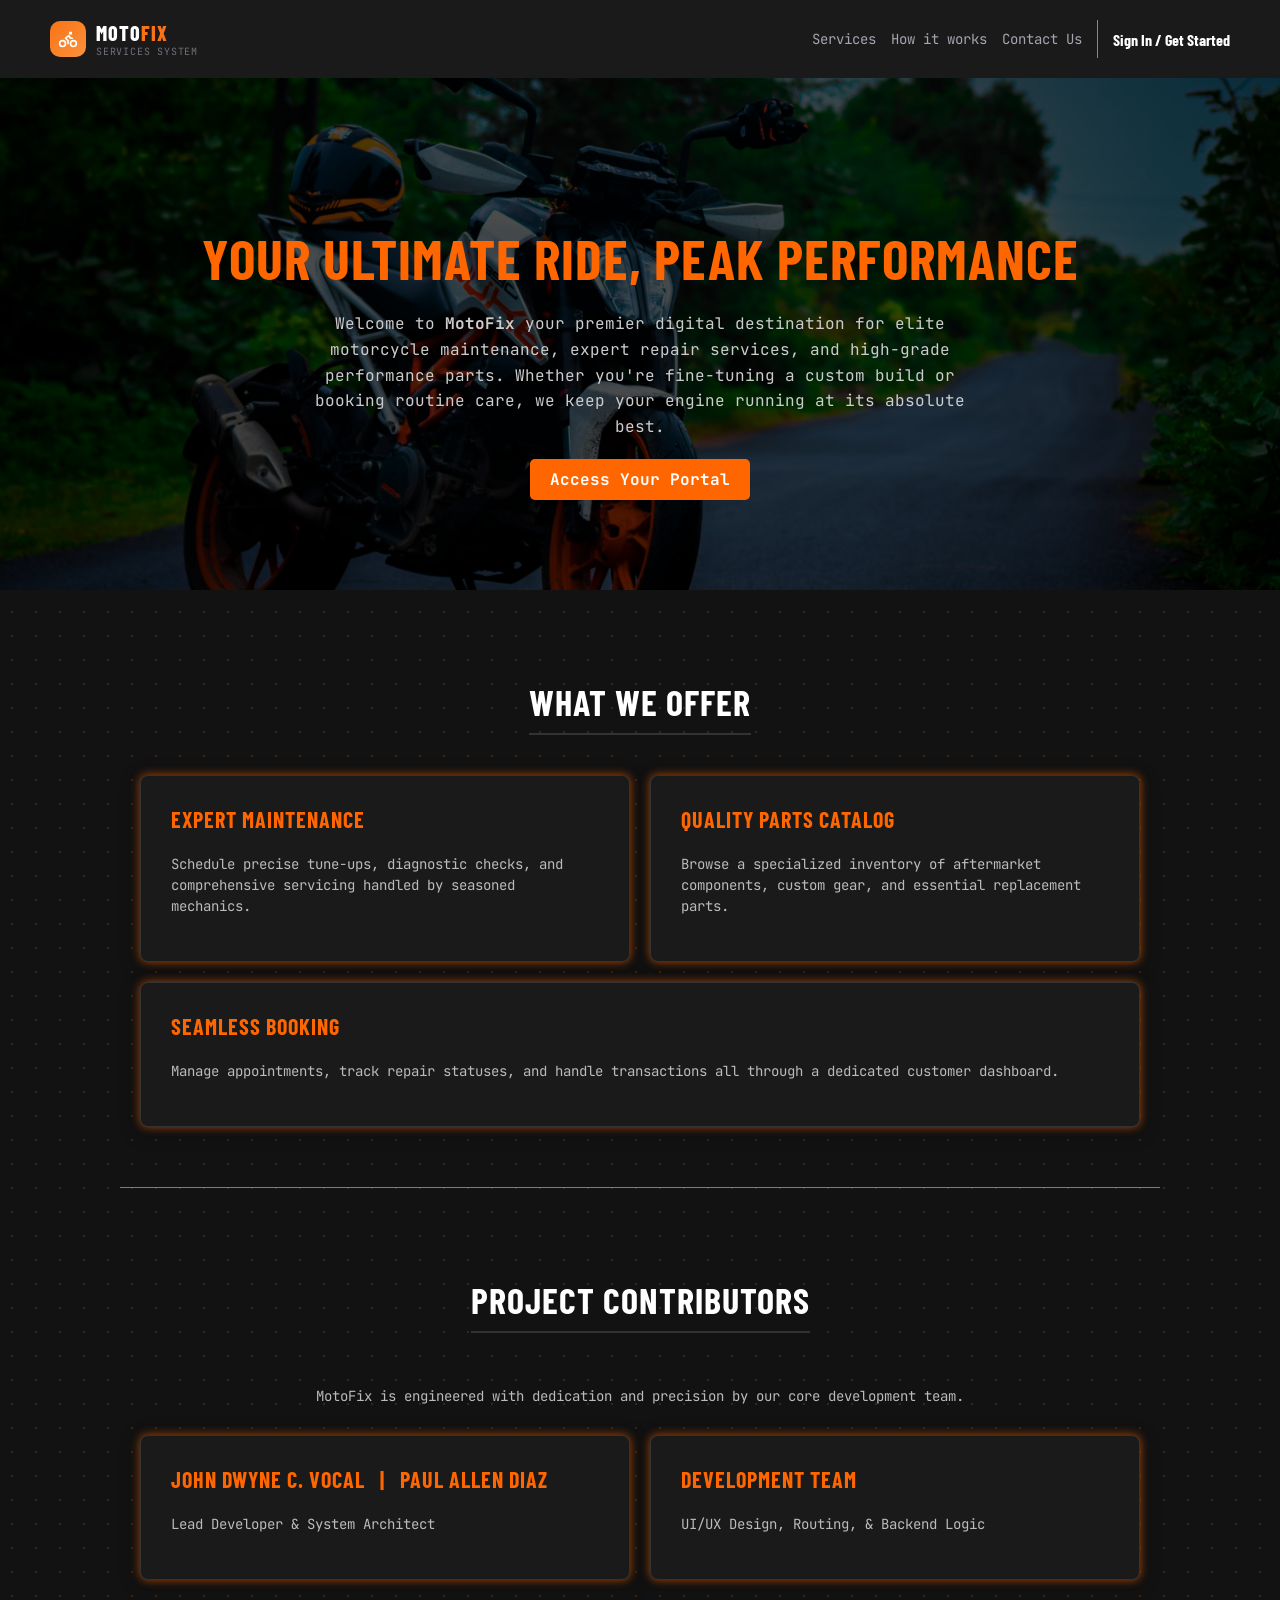
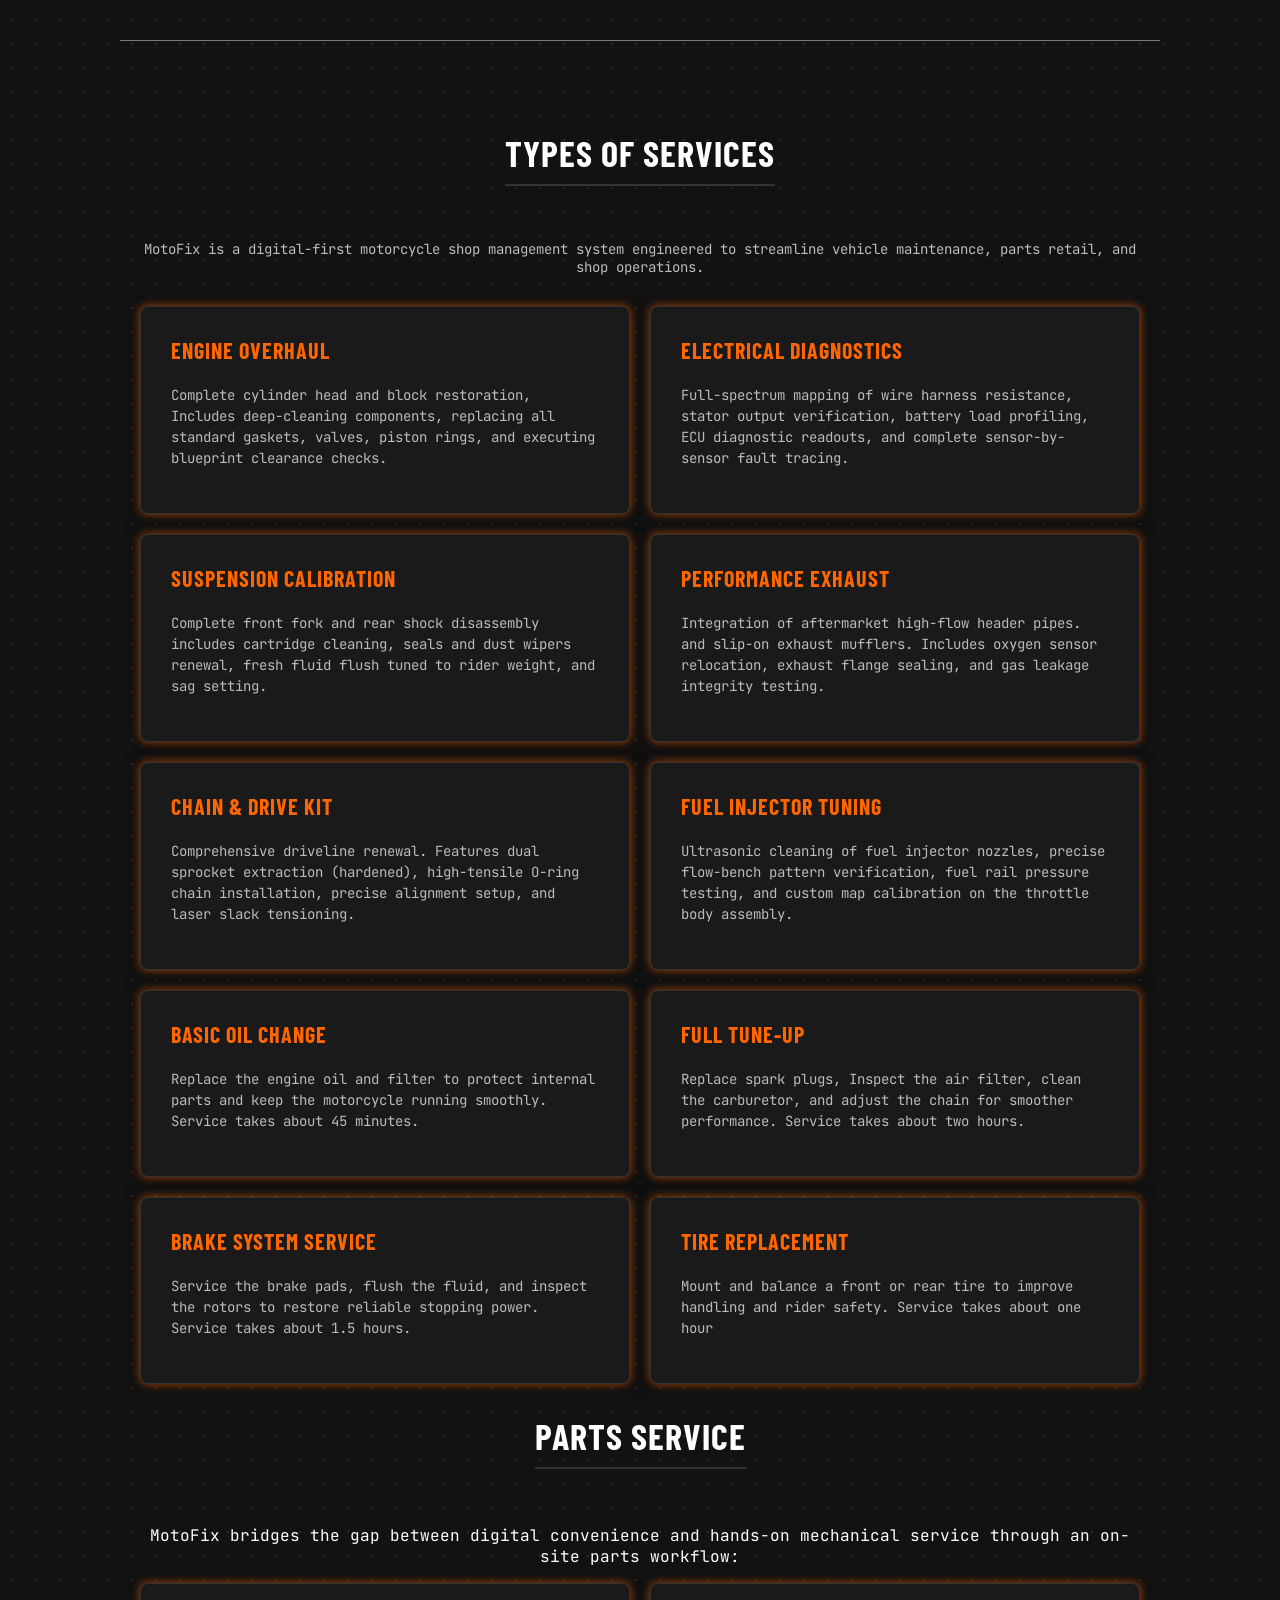
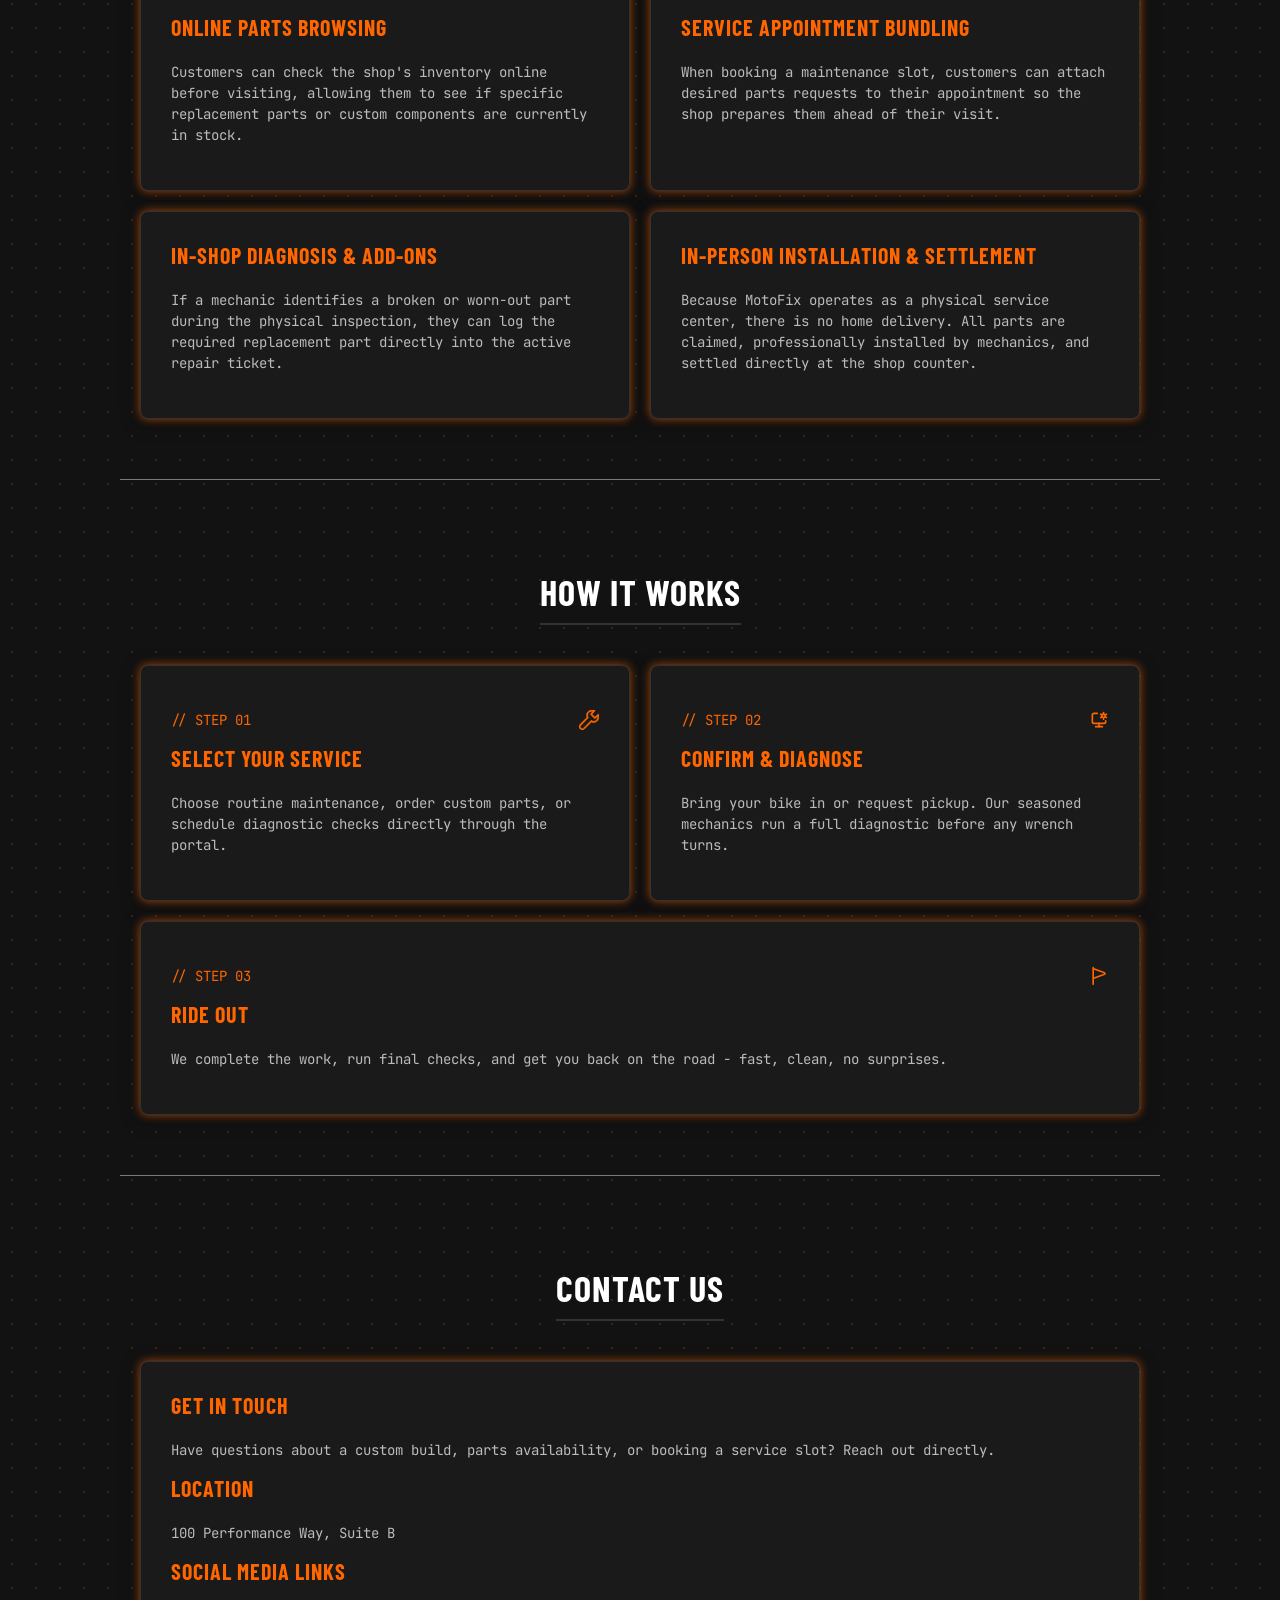
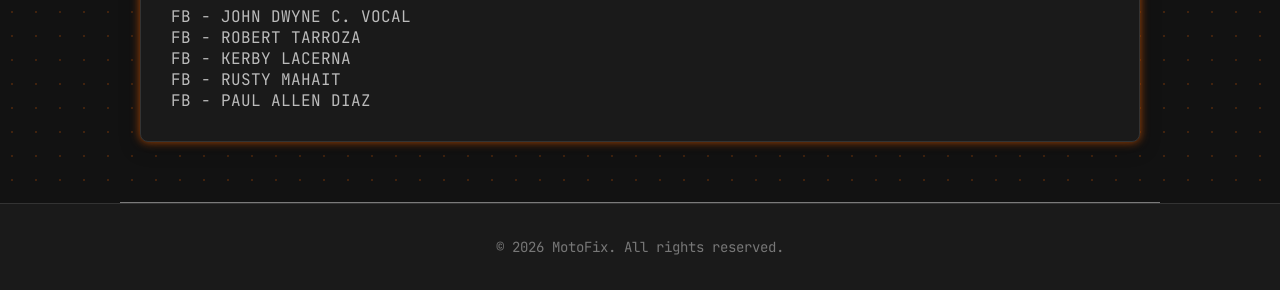
<file: index.html>
<!doctype html>
<html lang="en">
  <head>
    <meta charset="UTF-8" />
    <meta name="viewport" content="width=device-width, initial-scale=1.0" />
    <link rel="stylesheet" href="css/homepage.css">
    <link rel="preconnect" href="https://fonts.googleapis.com">
    <link rel="preconnect" href="https://fonts.gstatic.com" crossorigin>
    <link href="https://fonts.googleapis.com/css2?family=Barlow+Condensed:wght@600;700&family=JetBrains+Mono:wght@400;700&display=swap" rel="stylesheet">
    <script type="module" src="js/navigation.js" defer></script>
    <title>MotoFix — Professional Motorcycle Services & Parts</title>
  </head>
  <body>

    <!-- Header Navigation -->
    <header>
        <div class="logo_sub_parent">
            <!-- SHOPS ICON -->
            <div class="logo_icon">
                <svg xmlns="http://www.w3.org/2000/svg" width="20" height="20" viewBox="0 0 24 24" fill="none" stroke="#fff" stroke-width="2" stroke-linecap="round" stroke-linejoin="round" class="lucide lucide-bike" aria-hidden="true"><circle cx="18.5" cy="17.5" r="3.5"></circle><circle cx="5.5" cy="17.5" r="3.5"></circle><circle cx="15" cy="5" r="1"></circle><path d="M12 17.5V14l-3-3 4-3 2 3h2"></path></svg>
            </div>
            <!-- SHOPS BUSINESS NAME -->
            <div class="logo_title">
                <div class="logo_name">MOTO<span style="color: rgb(249, 115, 22); font-family: Barlow Condensed, sans-serif;">FIX</span></div>
                <div class="logo_type">SERVICES SYSTEM</div>
            </div>
        </div>

        <!-- nav buttons -->
        <div class="nav_parent">
            <div class="nav_parent sub_nav_parent">
                <a href="#services" class="link">Services</a>
                <a href="#how_it_works" class="link">How it works</a>
                <a href="#contacts" class="link">Contact Us</a>
            </div>
            <a href="login.html" class="nav-btn nav-signin-btn">Sign In / Get Started</a>
        </div>
    </header>

    <!-- Paragraph "Hero" Section -->
    <section class="hero">
        <h1>Your Ultimate Ride, Peak Performance</h1>
        <p>Welcome to <strong>MotoFix</strong> your premier digital destination for elite motorcycle maintenance, expert repair services, and high-grade performance parts. Whether you're fine-tuning a custom build or booking routine care, we keep your engine running at its absolute best.</p>
        <a href="login.html" class="nav-btn">Access Your Portal</a>
    </section>

    <!-- Services / Features Overview -->
    <section class="features">
        <h2>What We Offer</h2>
        <div class="card-grid">
            <div class="card">
                <h3>Expert Maintenance</h3>
                <p>Schedule precise tune-ups, diagnostic checks, and comprehensive servicing handled by seasoned mechanics.</p>
            </div>
            <div class="card">
                <h3>Quality Parts Catalog</h3>
                <p>Browse a specialized inventory of aftermarket components, custom gear, and essential replacement parts.</p>
            </div>
            <div class="card">
                <h3>Seamless Booking</h3>
                <p>Manage appointments, track repair statuses, and handle transactions all through a dedicated customer dashboard.</p>
            </div>
        </div>
    </section>

    <!-- Contributors Section -->
    <section class="contributors">
        <h2>Project Contributors</h2>
        <p style="color: #bbb; margin-bottom: 30px; font-size: 14px;">MotoFix is engineered with dedication and precision by our core development team.</p>
        <div class="card-grid">
            <div class="card">
                <h3>John Dwyne C. Vocal&nbsp;&nbsp;&nbsp;|&nbsp;&nbsp;&nbsp;Paul Allen Diaz</h3>
                <p>Lead Developer & System Architect</p>
            </div>
            <div class="card">
                <h3>Development Team</h3>
                <p>UI/UX Design, Routing, & Backend Logic</p>
            </div>
        </div>
    </section>

    <!-- Types of Services Section -->
    <section class="services" id="services">
        <h2>Types of Services</h2>
        <p style="color: #bbb; margin-bottom: 30px; font-size: 14px;">MotoFix is a digital-first motorcycle shop management system engineered to streamline vehicle maintenance, parts retail, and shop operations.</p>
        <div class="card-grid">
            <div class="card">
                <h3>Engine Overhaul</h3>
                <p>Complete cylinder head and block restoration, Includes deep-cleaning components, replacing all standard gaskets, valves, piston rings, and executing blueprint clearance checks.</p>
            </div>

            <div class="card">
                <h3>Electrical Diagnostics</h3>
                <p>Full-spectrum mapping of wire harness resistance, stator output verification, battery load profiling, ECU diagnostic readouts, and complete sensor-by-sensor fault tracing.</p>
            </div>

            <div class="card">
                <h3>Suspension Calibration</h3>
                <p>Complete front fork and rear shock disassembly includes cartridge cleaning, seals and dust wipers renewal, fresh fluid flush tuned to rider weight, and sag setting.</p>
            </div>

            <div class="card">
                <h3>Performance Exhaust</h3>
                <p>Integration of aftermarket high-flow header pipes. and slip-on exhaust mufflers. Includes oxygen sensor relocation, exhaust flange sealing, and gas leakage integrity testing.</p>
            </div>

            <div class="card">
                <h3>Chain & Drive Kit</h3>
                <p>Comprehensive driveline renewal. Features dual sprocket extraction (hardened), high-tensile O-ring chain installation, precise alignment setup, and laser slack tensioning.</p>
            </div>

            <div class="card">
                <h3>Fuel Injector Tuning</h3>
                <p>Ultrasonic cleaning of fuel injector nozzles, precise flow-bench pattern verification, fuel rail pressure testing, and custom map calibration on the throttle body assembly.</p>
            </div>

            <div class="card">
                <h3>Basic Oil Change</h3>
                <p>Replace the engine oil and filter to protect internal parts and keep the motorcycle running smoothly. Service takes about 45 minutes.</p>
            </div>

            <div class="card">
                <h3>Full Tune-Up</h3>
                <p>Replace spark plugs, Inspect the air filter, clean the carburetor, and adjust the chain for smoother performance. Service takes about two hours.</p>
            </div>

            <div class="card">
                <h3>Brake System Service</h3>
                <p>Service the brake pads, flush the fluid, and inspect the rotors to restore reliable stopping power. Service takes about 1.5 hours.</p>
            </div>

            <div class="card">
                <h3>Tire Replacement</h3>
                <p>Mount and balance a front or rear tire to improve handling and rider safety. Service takes about one hour</p>
            </div>
        </div>
        <h2>Parts Service</h2>
        <p>MotoFix bridges the gap between digital convenience and hands-on mechanical service through an on-site parts workflow:</p>
        <div class="card-grid">
            <div class="card">
                <h3>Online Parts Browsing</h3>
                <p>Customers can check the shop's inventory online before visiting, allowing them to see if specific replacement parts or custom components are currently in stock.</p>
            </div>

            <div class="card">
                <h3>Service Appointment Bundling</h3>
                <p>When booking a maintenance slot, customers can attach desired parts requests to their appointment so the shop prepares them ahead of their visit.</p>
            </div>

            <div class="card">
                <h3>In-Shop Diagnosis & Add-ons</h3>
                <p>If a mechanic identifies a broken or worn-out part during the physical inspection, they can log the required replacement part directly into the active repair ticket.</p>
            </div>

            <div class="card">
                <h3>In-Person Installation & Settlement</h3>
                <p>Because MotoFix operates as a physical service center, there is no home delivery. All parts are claimed, professionally installed by mechanics, and settled directly at the shop counter.</p>
            </div>
        </div>
    </section>

    <!-- How It Works Section -->
    <section class="how_it_works" id="how_it_works">
        <h2>How it Works</h2>
        <div class="card-grid">
            <div class="card">
                <div class="card_sub_parent">
                    <p class="card_step_font">// STEP 01</p>
                    <svg fill="#ff6600" viewBox="0 0 32 32" version="1.1" xmlns="http://www.w3.org/2000/svg" stroke="#ff6600"><g id="SVGRepo_bgCarrier" stroke-width="0"></g><g id="SVGRepo_tracerCarrier" stroke-linecap="round" stroke-linejoin="round"></g><g id="SVGRepo_iconCarrier"> <path d="M31.449 6.748c-0.337-0.155-0.737-0.096-1.017 0.152l-5.041 4.528-4.551-4.669 4.506-5.204c0.245-0.283 0.305-0.673 0.152-1.016s-0.489-0.553-0.86-0.553h-0.271c-2.785 0-7.593 0.239-9.739 2.417l-0.433 0.43c-2.29 2.337-2.697 6.168-1.49 9.081l-11.54 11.778c-1.556 1.578-1.556 4.135 0 5.713l1.409 1.428c0.778 0.788 1.798 1.183 2.818 1.183s2.040-0.395 2.817-1.183l11.71-11.804c1.107 0.599 2.625 0.989 3.899 0.989 2.043 0 3.98-0.824 5.454-2.32l0.427-0.433c2.331-2.364 2.296-7.416 2.306-9.638 0.001-0.378-0.216-0.721-0.554-0.878zM28.302 15.906l-0.371 0.433c-1.117 1.134-2.578 1.677-4.114 1.677-0.76 0-1.784-0.143-2.476-0.431-0.625-0.259-1.206-0.634-1.725-1.107l-12.818 12.925c-0.376 0.382-0.876 0.592-1.408 0.592s-1.032-0.21-1.409-0.592l-1.408-1.427c-0.777-0.788-0.777-2.070-0.001-2.857l12.524-12.777c-0.42-0.611-0.706-1.278-0.877-1.968h-0.001c-0.482-1.95-0.201-4.644 1.313-6.189l0.431-0.435c1.298-1.317 4.67-1.707 6.537-1.822l-3.668 4.236c-0.328 0.379-0.311 0.95 0.038 1.309l5.798 5.948c0.352 0.362 0.92 0.383 1.299 0.047l4.082-3.676c-0.122 1.98-0.506 4.856-1.748 6.115z"></path> </g></svg>
                </div>
                <h3>SELECT YOUR SERVICE</h3>
                <p>Choose routine maintenance, order custom parts, or schedule diagnostic checks directly through the portal.</p>
            </div>
            
            <div class="card">
                <div class="card_sub_parent">
                    <p class="card_step_font">// STEP 02</p>
                    <svg viewBox="0 0 24 24" fill="none" xmlns="http://www.w3.org/2000/svg" stroke="#000000"><g id="SVGRepo_bgCarrier" stroke-width="0"></g><g id="SVGRepo_tracerCarrier" stroke-linecap="round" stroke-linejoin="round"></g><g id="SVGRepo_iconCarrier"> <path d="M10 4H6C4.89543 4 4 4.89543 4 6V14C4 15.1046 4.89543 16 6 16H18C19.1046 16 20 15.1046 20 14V13" stroke="#ff6600" stroke-width="2" stroke-linecap="round" stroke-linejoin="round"></path> <path d="M17.4641 5C18.2043 5 18.8506 5.40213 19.1964 5.99984M17.4641 5C16.7239 5 16.0776 5.40212 15.7318 5.99983M17.4641 5V3M17.4641 11V8.96675M20.9282 5L19.1964 5.99984M14 9L15.7318 8.00017M20.9282 9L19.1965 8.0002M14 5L15.7318 5.99983M15.7318 8.00017C15.5615 7.70596 15.4641 7.36436 15.4641 7C15.4641 6.63564 15.5615 6.29404 15.7318 5.99983M15.7318 8.00017C16.1255 8.68075 16.7977 8.98015 17.4641 8.96675M17.4641 8.96675C18.1521 8.95291 18.8338 8.60565 19.1965 8.0002M19.1965 8.0002C19.3645 7.71972 19.4641 7.38383 19.4641 7C19.4641 6.63565 19.3667 6.29405 19.1964 5.99984" stroke="#ff6600" stroke-width="2" stroke-linecap="round"></path> <path d="M12 16V20" stroke="#ff6600" stroke-width="2" stroke-linecap="round" stroke-linejoin="round"></path> <path d="M8 20H16" stroke="#ff6600" stroke-width="2" stroke-linecap="round" stroke-linejoin="round"></path> </g></svg>
                </div>
                <h3>CONFIRM & DIAGNOSE</h3>
                <p>Bring your bike in or request pickup. Our seasoned mechanics run a full diagnostic before any wrench turns.</p>
            </div>

            <div class="card">
                <div class="card_sub_parent">
                    <p class="card_step_font">// STEP 03</p>
                    <svg viewBox="0 0 24 24" fill="none" xmlns="http://www.w3.org/2000/svg"><g id="SVGRepo_bgCarrier" stroke-width="0"></g><g id="SVGRepo_tracerCarrier" stroke-linecap="round" stroke-linejoin="round"></g><g id="SVGRepo_iconCarrier"> <path fill-rule="evenodd" clip-rule="evenodd" d="M5 1C4.44772 1 4 1.44772 4 2V22C4 22.5523 4.44772 23 5 23C5.55228 23 6 22.5523 6 22V15.693L18.8542 10.8727C20.5846 10.2238 20.5846 7.77627 18.8542 7.12739L6 2.30705V2C6 1.44772 5.55228 1 5 1ZM6 4.44305V13.557L17.6526 9.18732C17.8256 9.12243 17.8256 8.87767 17.6526 8.81278L6 4.44305Z" fill="#ff6600"></path> </g></svg>
                </div>
                <h3>RIDE OUT</h3>
                <p>We complete the work, run final checks, and get you back on the road - fast, clean, no surprises.</p>
            </div>
        </div>
    </section>

    <!-- Contacts section -->
    
    <section class="contacts" id="contacts">
        <h2>Contact Us</h2>
        <div class="card-grid">
            <div class="card">
                <h3>GET IN TOUCH</h3>
                <p>Have questions about a custom build, parts availability, or booking a service slot? Reach out directly.</p>
                <h3>LOCATION</h3>
                <p>100 Performance Way, Suite B</p>
                <h3>SOCIAL MEDIA LINKS</h3>
                <a class="FB_links" href="https://www.facebook.com/johndwyne.vocal.9/">FB - JOHN DWYNE C. VOCAL</a><br> 
                <a class="FB_links" href="https://www.facebook.com/reberto11">FB - ROBERT TARROZA</a><br>
                <a class="FB_links" href="https://www.facebook.com/kerby.lacerna.313">FB - KERBY LACERNA</a><br>
                <a href="https://www.facebook.com/rusty.mahait.02" class="FB_links">FB - RUSTY MAHAIT</a><br>
                <a href="https://www.facebook.com/paulallen.diaz" class="FB_links">FB - PAUL ALLEN DIAZ</a>
            </div>
        </div>
    </section>

    <!-- Footer -->
    <footer>
        <p>&copy; 2026 MotoFix. All rights reserved.</p>
    </footer>

    <button id="backToTopBtn" class="back-to-top" aria-label="Back to top">
        <svg xmlns="http://www.w3.org/2000/svg" width="24" height="24" viewBox="0 0 24 24" fill="none" stroke="#ff6600" stroke-width="2.5" stroke-linecap="round" stroke-linejoin="round" class="lucide lucide-chevron-up">
            <path d="m18 15-6-6-6 6"/>
        </svg>
    </button>
  </body>
</html>
</file>
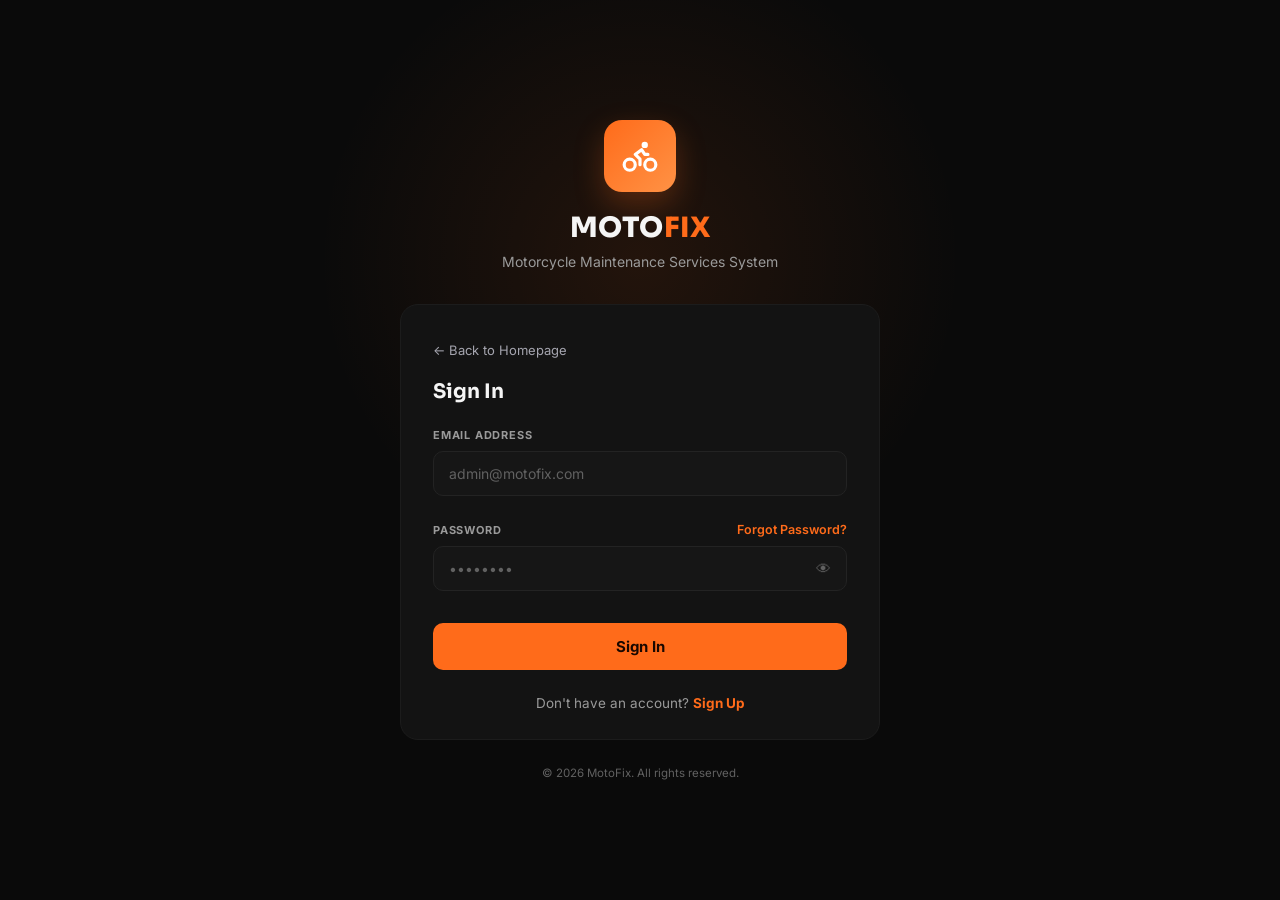
<file: login.html>
<!doctype html>
<html lang="en">
  <head>
    <meta charset="UTF-8" />
    <meta name="viewport" content="width=device-width, initial-scale=1.0" />
    <title>Sign In — MotoFix</title>
    <link rel="preconnect" href="https://fonts.googleapis.com" />
    <link
      href="https://fonts.googleapis.com/css2?family=Sora:wght@600;700;800&family=Inter:wght@400;500;600;700&display=swap"
      rel="stylesheet"
    />
    <link rel="stylesheet" href="css/login.css" />
  </head>
  <body>
    <div class="login-page">
      <div class="glow"></div>

      <div class="login-wrap">
        <a href="index.html" class="brand_link_to_homepage">
          <div class="brand-block">
            <div class="brand-icon" aria-hidden="true">
              <svg
                viewBox="0 0 24 24"
                fill="none"
                stroke="currentColor"
                stroke-width="2"
                stroke-linecap="round"
                stroke-linejoin="round"
              >
                <circle cx="5.5" cy="17.5" r="3.5"></circle>
                <circle cx="18.5" cy="17.5" r="3.5"></circle>
                <circle cx="15" cy="5" r="1"></circle>
                <path d="M12 17.5V14l-3-3 4-3 2 3h2"></path>
              </svg>
            </div>
            <h1 class="brand-name">MOTO<span>FIX</span></h1>
            <p class="brand-tag">Motorcycle Maintenance Services System</p>
          </div>
        </a>

        <div class="auth-card">
          <!-- Back to Homepage Button -->
          <div style="margin-bottom: 20px">
            <a
              href="index.html"
              style="
                color: #a5a5af;
                text-decoration: none;
                font-size: 13px;
                display: inline-flex;
                align-items: center;
                gap: 6px;
                transition: color 0.2s;
              "
              onmouseover="this.style.color = '#ff6600'"
              onmouseout="this.style.color = '#a5a5af'"
            >
              ← Back to Homepage
            </a>
          </div>

          <h2>Sign In</h2>

          <form id="loginForm" novalidate>
            <div class="field">
              <label for="email">Email Address</label>
              <input
                type="email"
                id="email"
                placeholder="admin@motofix.com"
                autocomplete="email"
                required
              />
              <span class="field-error" id="emailError"></span>
            </div>

            <div class="field">
              <div class="field-label-row">
                <label for="password">Password</label>
                <a href="#" class="link-small" id="forgotLink"
                  >Forgot Password?</a
                >
              </div>
              <div class="password-wrap">
                <input
                  type="password"
                  id="password"
                  placeholder="••••••••"
                  autocomplete="current-password"
                  required
                />
                <button
                  type="button"
                  class="toggle-pw"
                  id="togglePw"
                  aria-label="Show password"
                >
                  👁
                </button>
              </div>
              <span class="field-error" id="passwordError"></span>
            </div>

            <button type="submit" class="btn-signin">Sign In</button>
          </form>

          <p class="signup-row" style="margin-top: 25px">
            Don't have an account?
            <a href="signup.html" id="signupLink">Sign Up</a>
          </p>
        </div>

        <p class="footer-note">© 2026 MotoFix. All rights reserved.</p>
      </div>
    </div>

    <!-- Toast -->
    <div class="toast" id="toast"></div>

    <script src="js/login.js?v=20260918"></script>
  </body>
</html>
</file>
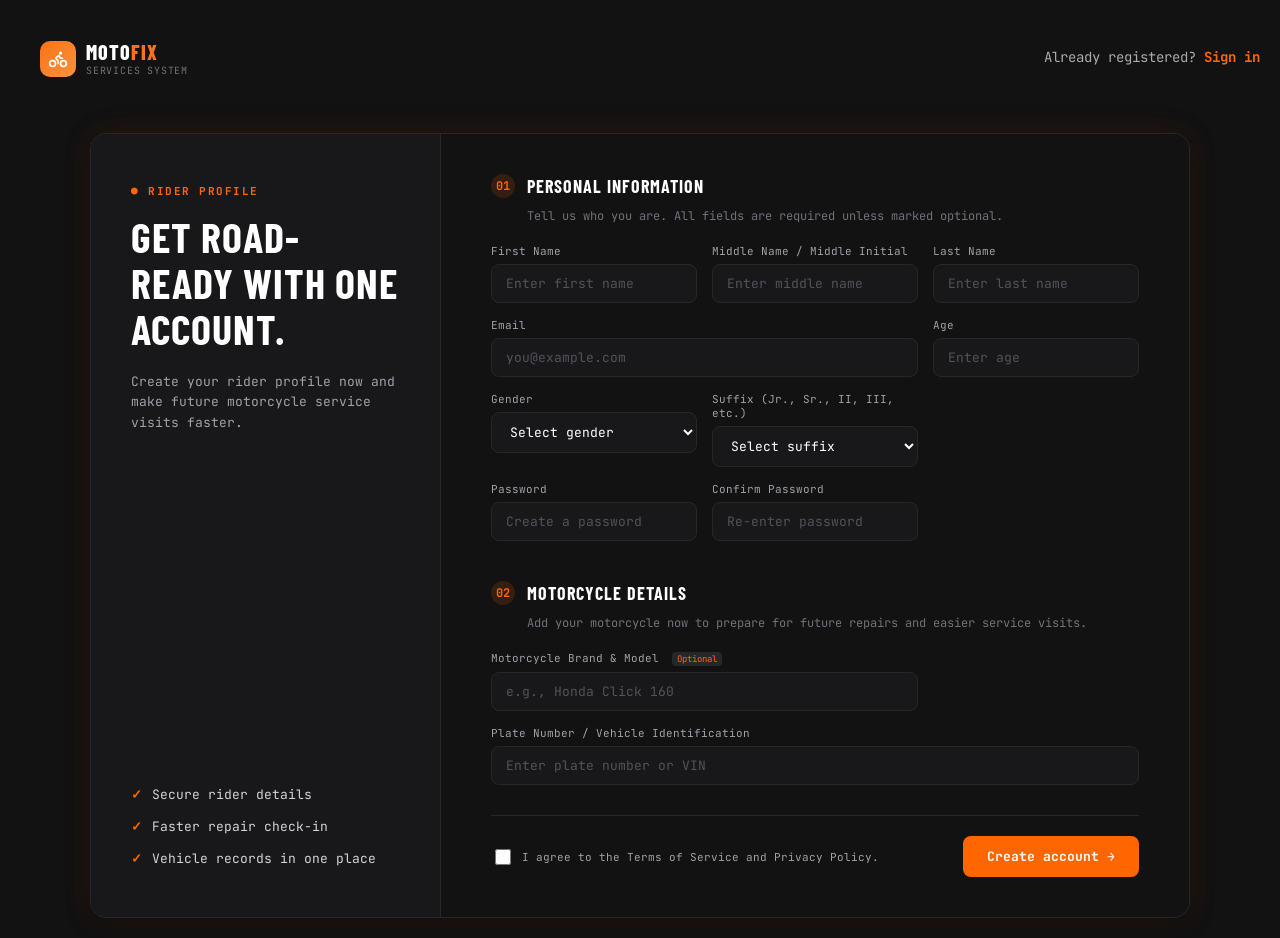
<file: signup.html>
<!DOCTYPE html>
<html lang="en">
<head>
    <meta charset="UTF-8">
    <meta name="viewport" content="width=device-width, initial-scale=1.0">
    <title>Sign Up — MotoFix</title>
    <link rel="stylesheet" href="css/signup.css">
    <!-- Google Fonts: Barlow Condensed & JetBrains Mono -->
    <link rel="preconnect" href="https://fonts.googleapis.com">
    <link rel="preconnect" href="https://fonts.gstatic.com" crossorigin>
    <link href="https://fonts.googleapis.com/css2?family=Barlow+Condensed:wght@600;700&family=JetBrains+Mono:wght@400;500;700&display=swap" rel="stylesheet">
    <script src="js/signup.js"></script>
</head>
<body>

    <!-- Top Navigation Bar -->
    <header class="top-nav">
        <div class="logo_parent">
            <div class="logo_sub_parent">
                <!-- SHOPS ICON -->
                <div class="logo_icon">
                    <svg xmlns="http://www.w3.org/2000/svg" width="20" height="20" viewBox="0 0 24 24" fill="none" stroke="#fff" stroke-width="2" stroke-linecap="round" stroke-linejoin="round" class="lucide lucide-bike" aria-hidden="true"><circle cx="18.5" cy="17.5" r="3.5"></circle><circle cx="5.5" cy="17.5" r="3.5"></circle><circle cx="15" cy="5" r="1"></circle><path d="M12 17.5V14l-3-3 4-3 2 3h2"></path></svg>
                </div>
                <!-- SHOPS BUSINESS NAME -->
                <div class="logo_title">
                    <div class="logo_name">MOTO<span style="color: rgb(249, 115, 22); font-family: Barlow Condensed, sans-serif;">FIX</span></div>
                    <div class="logo_type">SERVICES SYSTEM</div>
                </div>
            </div>
        </div>
        
        <a href="login.html" class="signin-link">Already registered? <span>Sign in</span></a>
    </header>

    <!-- Main Card Layout -->
    <div class="signup-container">
        
        <!-- Left Side Hero Banner -->
        <div class="left-banner">
            <div>
                <span class="badge">● RIDER PROFILE</span>
                <h1>Get road-ready with one account.</h1>
                <p>Create your rider profile now and make future motorcycle service visits faster.</p>
            </div>
            
            <div class="benefits-list">
                <div class="benefit-item">
                    <span class="check-icon">✓</span> Secure rider details
                </div>
                <div class="benefit-item">
                    <span class="check-icon">✓</span> Faster repair check-in
                </div>
                <div class="benefit-item">
                    <span class="check-icon">✓</span> Vehicle records in one place
                </div>
            </div>
        </div>

        <!-- Right Side Form -->
        <div class="right-form">
            <form action="login.html" method="GET">
                
                <!-- Section 01: Personal Information -->
                <div class="section-title">
                    <div class="step-number">01</div>
                    <h3>Personal information</h3>
                </div>
                <div class="section-desc">Tell us who you are. All fields are required unless marked optional.</div>

                <div class="form-grid">
                    <div class="form-group">
                        <label>First Name</label>
                        <input type="text" id="firstName" placeholder="Enter first name" required>
                    </div>
                    <div class="form-group">
                        <label>Middle Name / Middle Initial</label>
                        <input type="text" id="middleName" placeholder="Enter middle name">
                    </div>
                    <div class="form-group">
                        <label>Last Name</label>
                        <input type="text" id="lastName" placeholder="Enter last name" required>
                    </div>
                </div>

                <div class="form-grid">
                    <div class="form-group span-2">
                        <label>Email</label>
                        <input type="email" id="email" placeholder="you@example.com" required>
                    </div>
                    <div class="form-group">
                        <label>Age</label>
                        <input type="number" id="age" placeholder="Enter age" min="16" max="100" required>
                    </div>
                    <div class="form-group">
                        <label>Gender</label>
                        <select id="gender" required>
                            <option value="" disabled selected>Select gender</option>
                            <option value="male">Male</option>
                            <option value="female">Female</option>
                            <option value="other">Other</option>
                        </select>
                    </div>
                    <div class="form-group">
                        <label>Suffix (Jr., Sr., II, III, etc.)</label>
                        <select id="suffix">
                            <option value="" disabled selected>Select suffix</option>
                            <option value="jr">Jr.</option>
                            <option value="sr">Sr.</option>
                            <option value="ii">II</option>
                            <option value="iii">III</option>
                        </select>
                    </div>
                </div>

                <div class="form-grid">
                    <div class="form-group">
                        <label>Password</label>
                        <input type="password" id="password" placeholder="Create a password" required>
                    </div>
                    <div class="form-group">
                        <label>Confirm Password</label>
                        <input type="password" id="confirmPassword" placeholder="Re-enter password" required>
                    </div>
                </div>

                <!-- Section 02: Motorcycle Details -->
                <div class="section-title" style="margin-top: 40px;">
                    <div class="step-number">02</div>
                    <h3>Motorcycle details</h3>
                </div>
                <div class="section-desc">Add your motorcycle now to prepare for future repairs and easier service visits.</div>

                <div class="form-grid">
                    <div class="form-group span-2">
                        <label>Motorcycle Brand & Model <span class="optional-badge">Optional</span></label>
                        <input type="text" id="motoModel" placeholder="e.g., Honda Click 160">
                    </div>
                    <div class="form-group span-3">
                        <label>Plate Number / Vehicle Identification</label>
                        <input type="text" id="plateNumber" placeholder="Enter plate number or VIN">
                    </div>
                </div>

                <!-- Terms & Create Account -->
                <div class="form-footer">
                    <div class="terms-group">
                        <input type="checkbox" id="terms" required>
                        <label for="terms" style="color: #a1a1aa; cursor: pointer;">I agree to the Terms of Service and Privacy Policy.</label>
                    </div>
                    <button type="submit" class="submit-btn">Create account &rarr;</button>
                </div>

            </form>
        </div>

    </div>

</body>
</html>
</file>
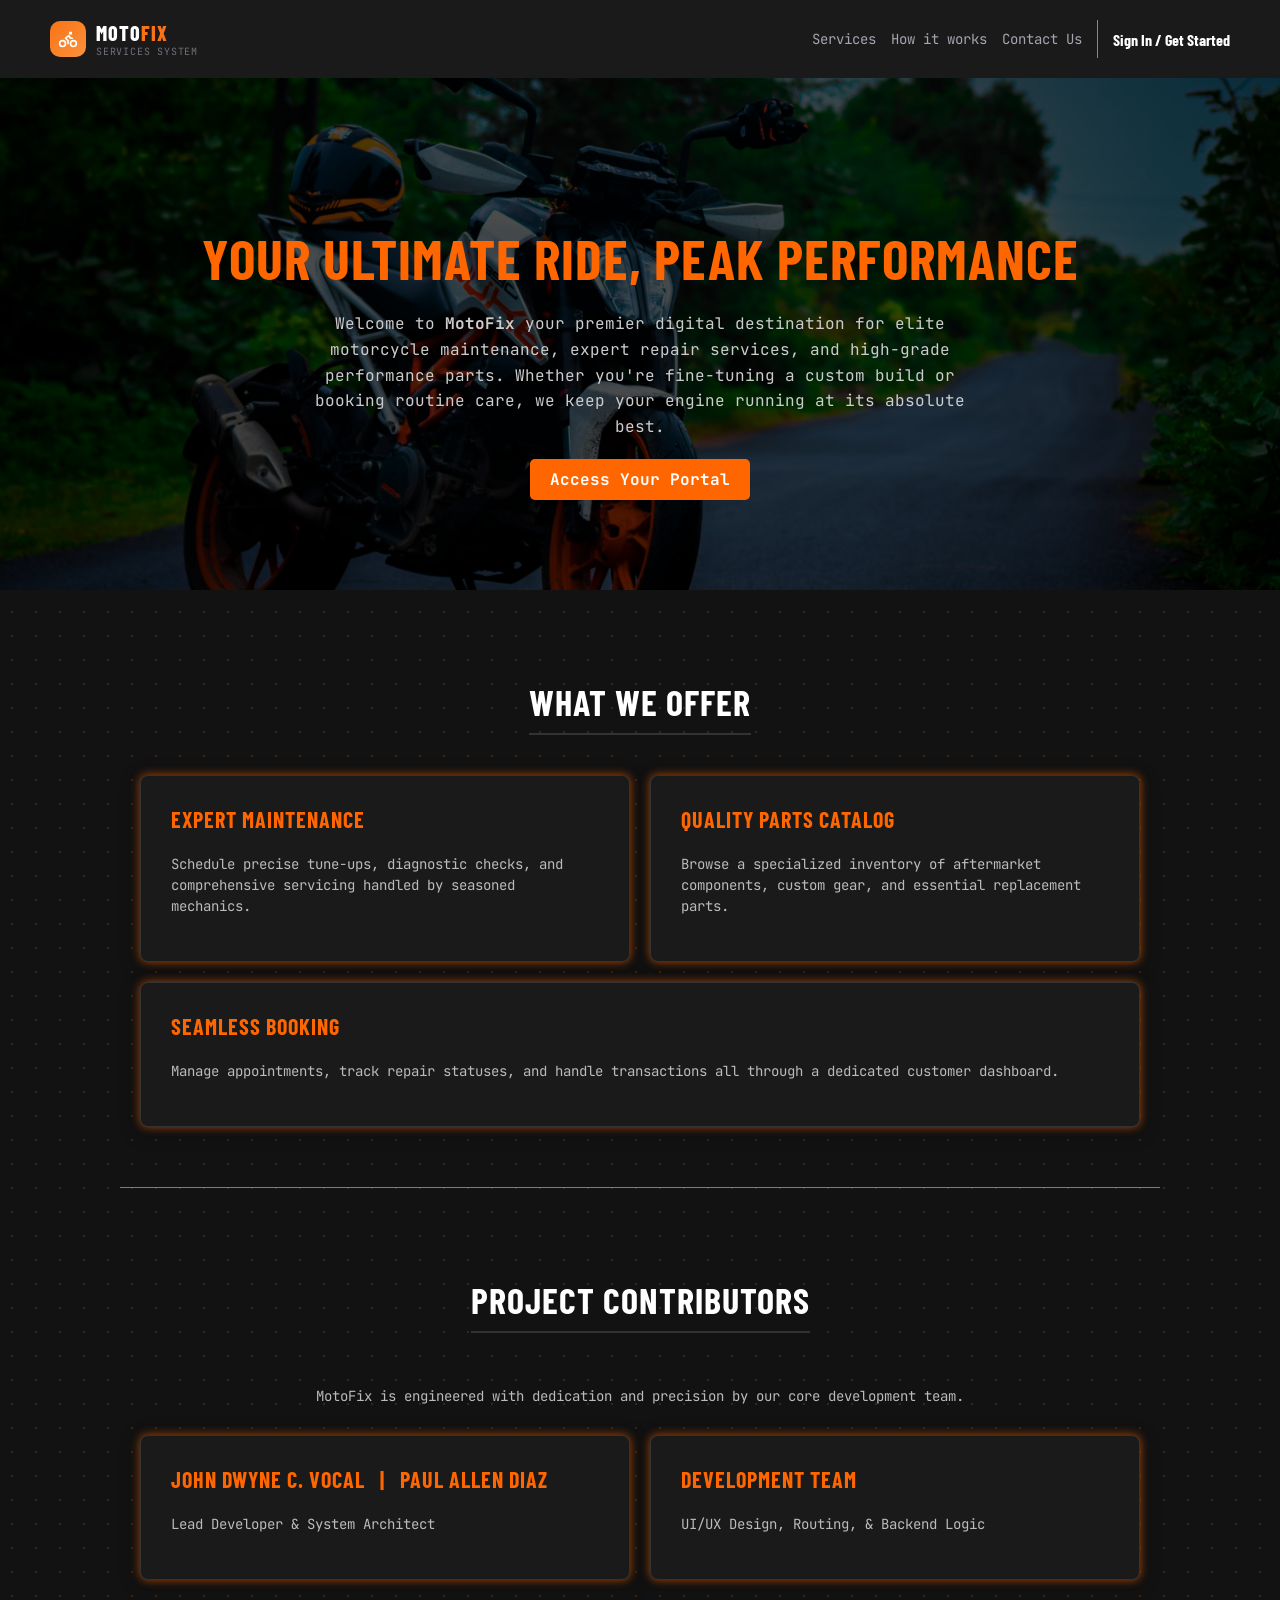
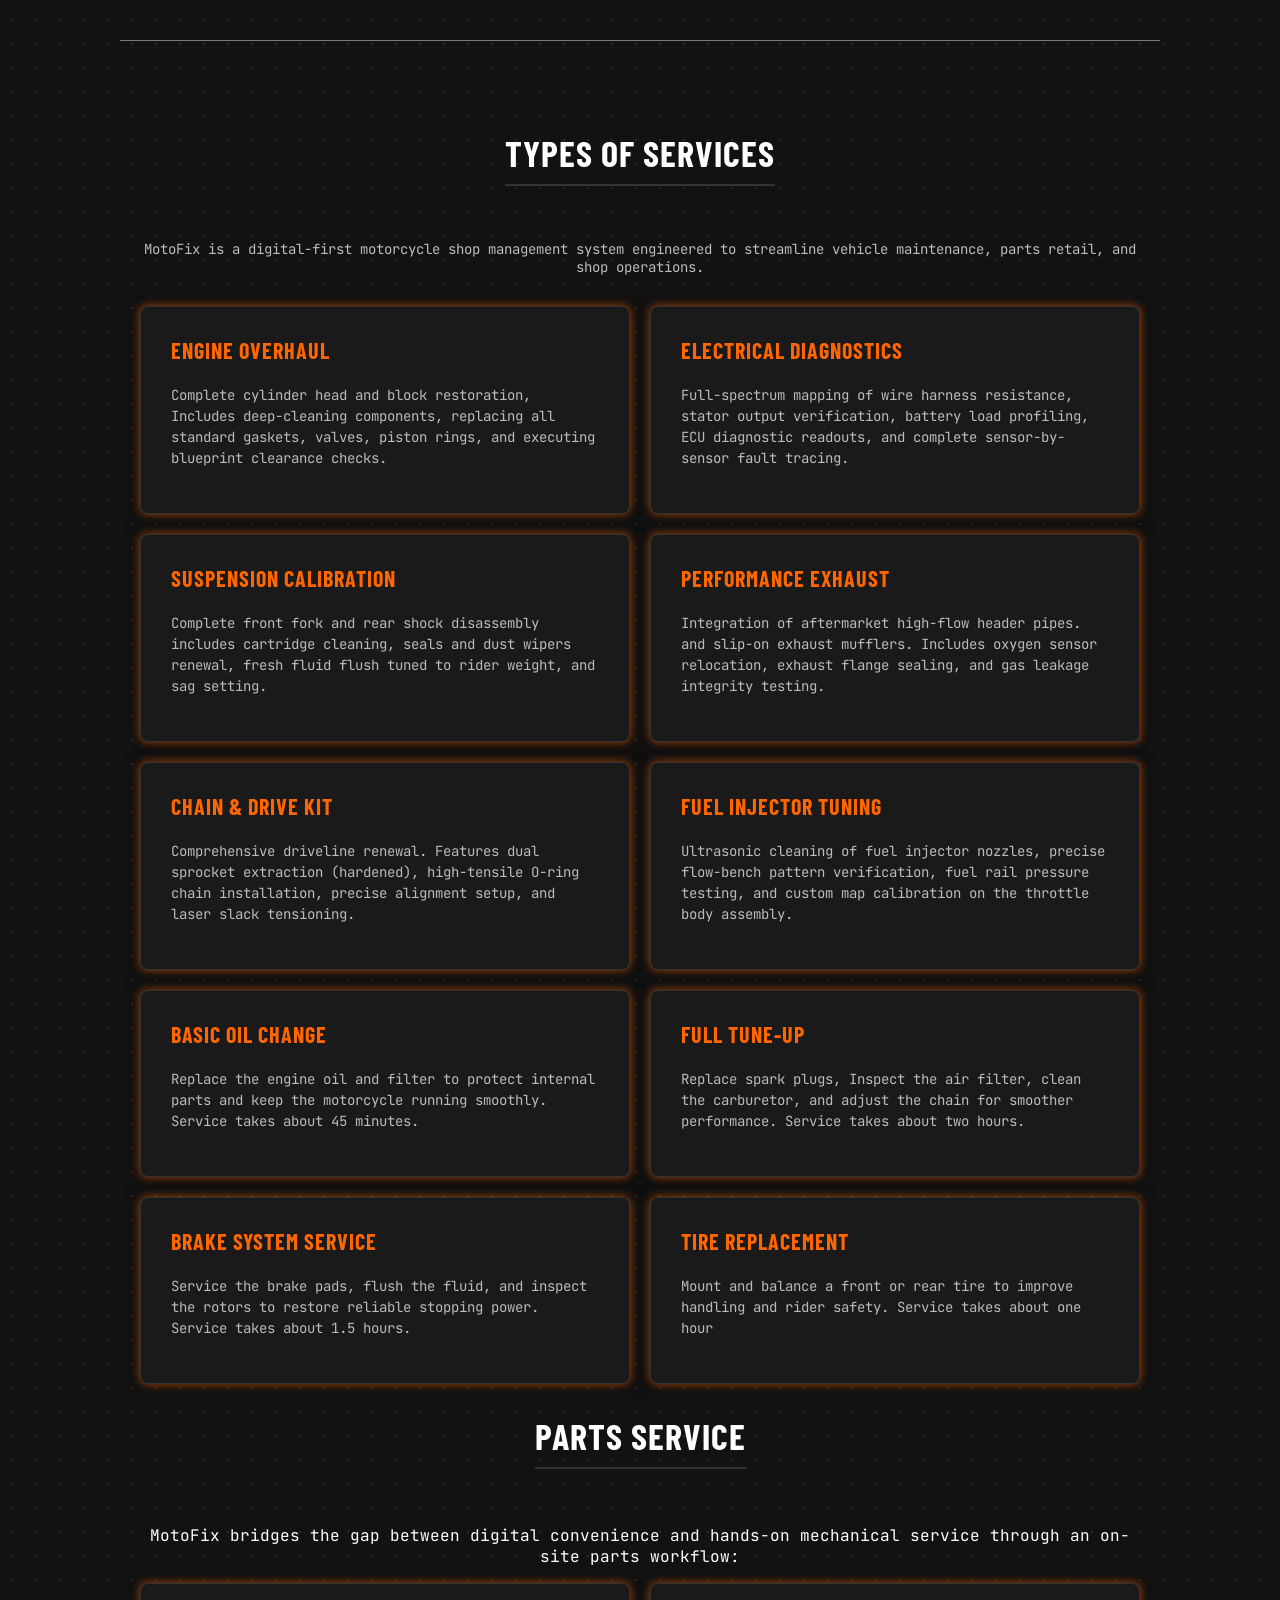
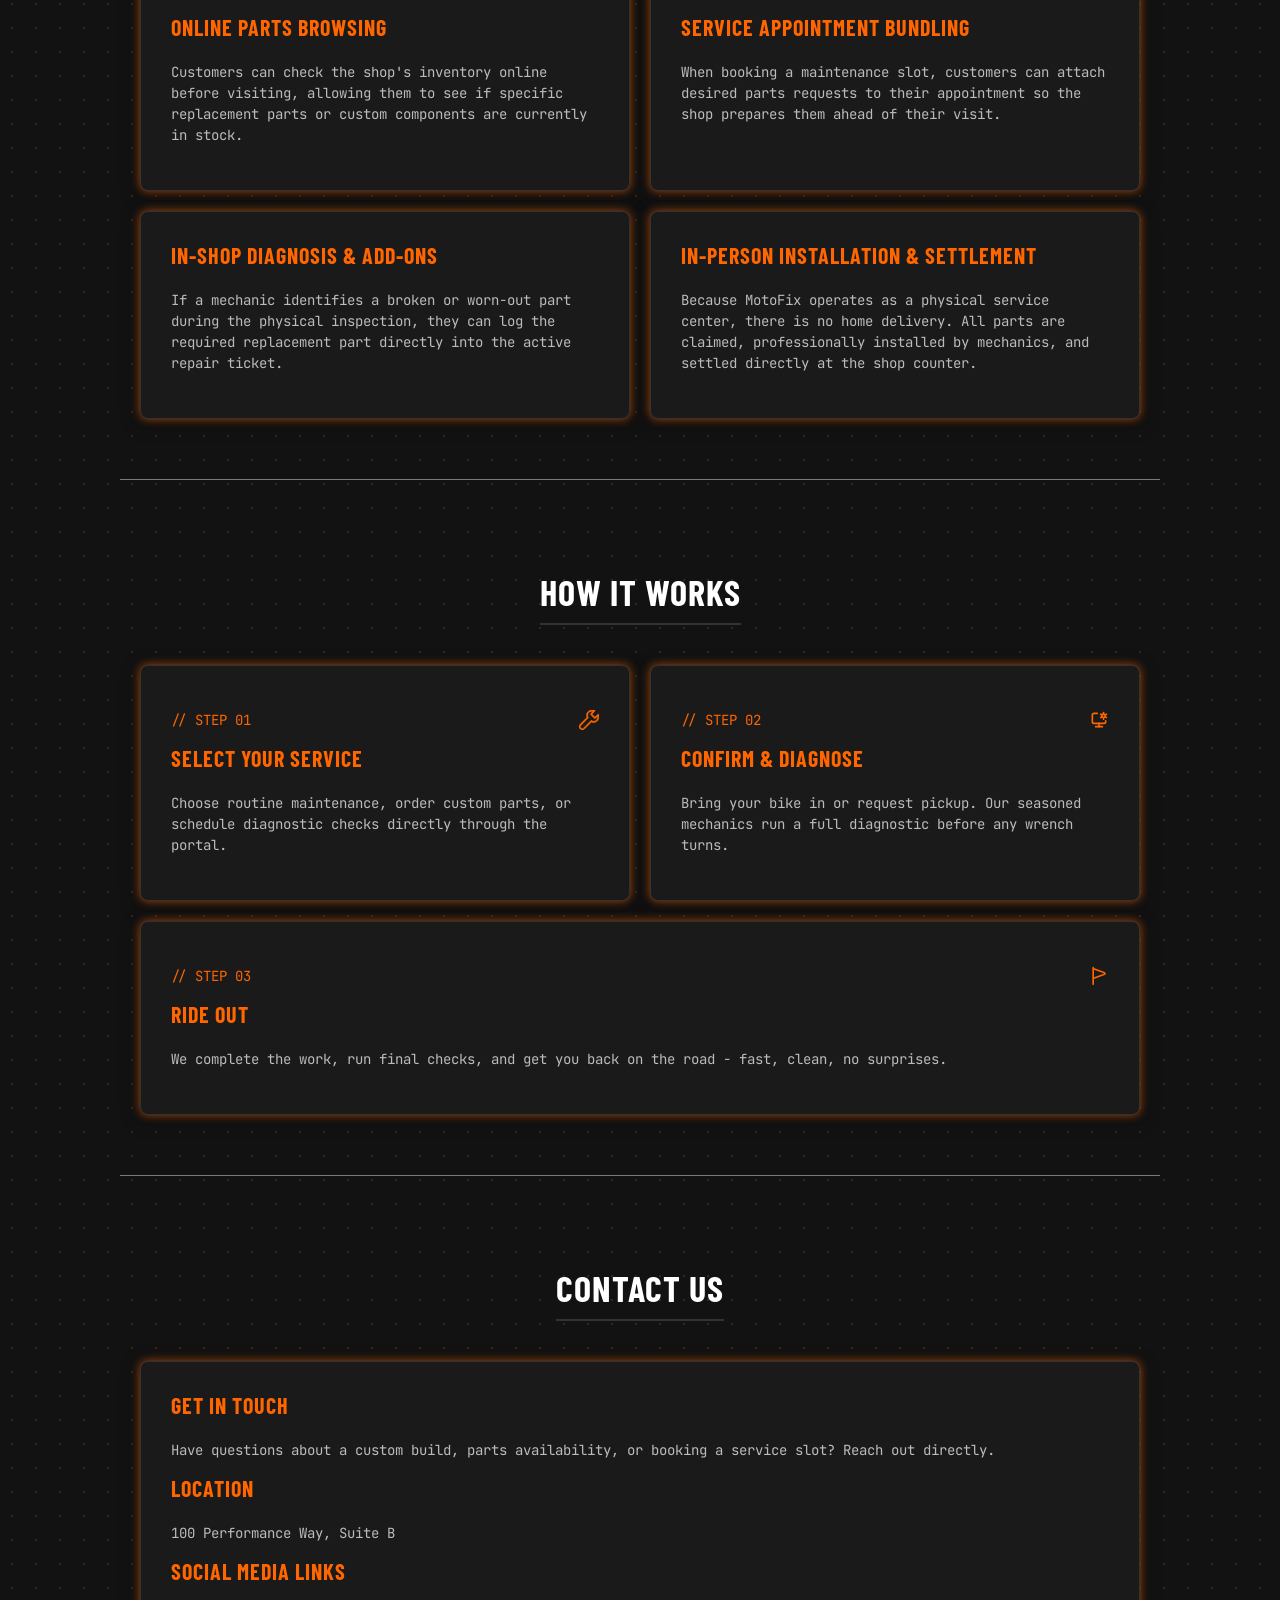
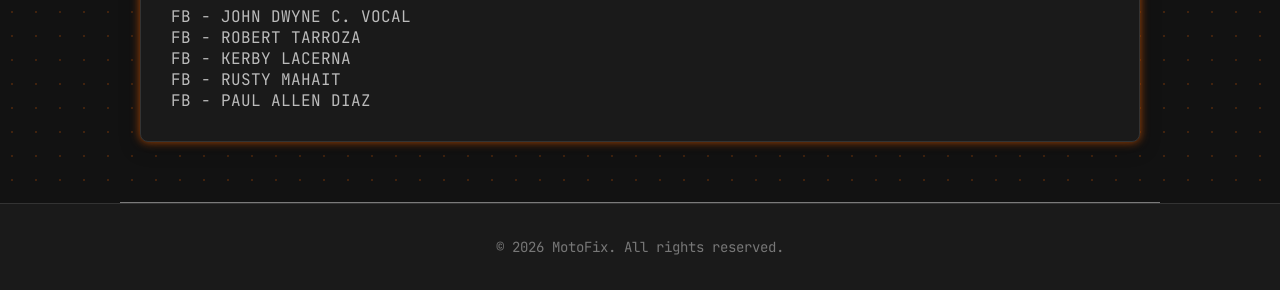
<file: websitereal.html>
<!doctype html>
<html lang="en">
  <head>
    <meta charset="UTF-8" />
    <meta name="viewport" content="width=device-width, initial-scale=1.0" />
    <link rel="stylesheet" href="/css/homepage.css">
    <link rel="preconnect" href="https://fonts.googleapis.com">
    <link rel="preconnect" href="https://fonts.gstatic.com" crossorigin>
    <link href="https://fonts.googleapis.com/css2?family=Barlow+Condensed:wght@600;700&family=JetBrains+Mono:wght@400;700&display=swap" rel="stylesheet">
    <script type="module" src="/js/navigation.js" defer></script>
    <title>MotoFix — Professional Motorcycle Services & Parts</title>
  </head>
  <body>

    <!-- Header Navigation -->
    <header>
        <div class="logo_sub_parent">
            <!-- SHOPS ICON -->
            <div class="logo_icon">
                <svg xmlns="http://www.w3.org/2000/svg" width="20" height="20" viewBox="0 0 24 24" fill="none" stroke="#fff" stroke-width="2" stroke-linecap="round" stroke-linejoin="round" class="lucide lucide-bike" aria-hidden="true"><circle cx="18.5" cy="17.5" r="3.5"></circle><circle cx="5.5" cy="17.5" r="3.5"></circle><circle cx="15" cy="5" r="1"></circle><path d="M12 17.5V14l-3-3 4-3 2 3h2"></path></svg>
            </div>
            <!-- SHOPS BUSINESS NAME -->
            <div class="logo_title">
                <div class="logo_name">MOTO<span style="color: rgb(249, 115, 22); font-family: Barlow Condensed, sans-serif;">FIX</span></div>
                <div class="logo_type">SERVICES SYSTEM</div>
            </div>
        </div>

        <!-- nav buttons -->
        <div class="nav_parent">
            <div class="nav_parent sub_nav_parent">
                <a href="#services" class="link">Services</a>
                <a href="#how_it_works" class="link">How it works</a>
                <a href="#contacts" class="link">Contact Us</a>
            </div>
            <a href="login.html" class="nav-btn nav-signin-btn">Sign In / Get Started</a>
        </div>
    </header>

    <!-- Paragraph "Hero" Section -->
    <section class="hero">
        <h1>Your Ultimate Ride, Peak Performance</h1>
        <p>Welcome to <strong>MotoFix</strong> your premier digital destination for elite motorcycle maintenance, expert repair services, and high-grade performance parts. Whether you're fine-tuning a custom build or booking routine care, we keep your engine running at its absolute best.</p>
        <a href="login.html" class="nav-btn">Access Your Portal</a>
    </section>

    <!-- Services / Features Overview -->
    <section class="features">
        <h2>What We Offer</h2>
        <div class="card-grid">
            <div class="card">
                <h3>Expert Maintenance</h3>
                <p>Schedule precise tune-ups, diagnostic checks, and comprehensive servicing handled by seasoned mechanics.</p>
            </div>
            <div class="card">
                <h3>Quality Parts Catalog</h3>
                <p>Browse a specialized inventory of aftermarket components, custom gear, and essential replacement parts.</p>
            </div>
            <div class="card">
                <h3>Seamless Booking</h3>
                <p>Manage appointments, track repair statuses, and handle transactions all through a dedicated customer dashboard.</p>
            </div>
        </div>
    </section>

    <!-- Contributors Section -->
    <section class="contributors">
        <h2>Project Contributors</h2>
        <p style="color: #bbb; margin-bottom: 30px; font-size: 14px;">MotoFix is engineered with dedication and precision by our core development team.</p>
        <div class="card-grid">
            <div class="card">
                <h3>John Dwyne C. Vocal&nbsp;&nbsp;&nbsp;|&nbsp;&nbsp;&nbsp;Paul Allen Diaz</h3>
                <p>Lead Developer & System Architect</p>
            </div>
            <div class="card">
                <h3>Development Team</h3>
                <p>UI/UX Design, Routing, & Backend Logic</p>
            </div>
        </div>
    </section>

    <!-- Types of Services Section -->
    <section class="services" id="services">
        <h2>Types of Services</h2>
        <p style="color: #bbb; margin-bottom: 30px; font-size: 14px;">MotoFix is a digital-first motorcycle shop management system engineered to streamline vehicle maintenance, parts retail, and shop operations.</p>
        <div class="card-grid">
            <div class="card">
                <h3>Engine Overhaul</h3>
                <p>Complete cylinder head and block restoration, Includes deep-cleaning components, replacing all standard gaskets, valves, piston rings, and executing blueprint clearance checks.</p>
            </div>

            <div class="card">
                <h3>Electrical Diagnostics</h3>
                <p>Full-spectrum mapping of wire harness resistance, stator output verification, battery load profiling, ECU diagnostic readouts, and complete sensor-by-sensor fault tracing.</p>
            </div>

            <div class="card">
                <h3>Suspension Calibration</h3>
                <p>Complete front fork and rear shock disassembly includes cartridge cleaning, seals and dust wipers renewal, fresh fluid flush tuned to rider weight, and sag setting.</p>
            </div>

            <div class="card">
                <h3>Performance Exhaust</h3>
                <p>Integration of aftermarket high-flow header pipes. and slip-on exhaust mufflers. Includes oxygen sensor relocation, exhaust flange sealing, and gas leakage integrity testing.</p>
            </div>

            <div class="card">
                <h3>Chain & Drive Kit</h3>
                <p>Comprehensive driveline renewal. Features dual sprocket extraction (hardened), high-tensile O-ring chain installation, precise alignment setup, and laser slack tensioning.</p>
            </div>

            <div class="card">
                <h3>Fuel Injector Tuning</h3>
                <p>Ultrasonic cleaning of fuel injector nozzles, precise flow-bench pattern verification, fuel rail pressure testing, and custom map calibration on the throttle body assembly.</p>
            </div>

            <div class="card">
                <h3>Basic Oil Change</h3>
                <p>Replace the engine oil and filter to protect internal parts and keep the motorcycle running smoothly. Service takes about 45 minutes.</p>
            </div>

            <div class="card">
                <h3>Full Tune-Up</h3>
                <p>Replace spark plugs, Inspect the air filter, clean the carburetor, and adjust the chain for smoother performance. Service takes about two hours.</p>
            </div>

            <div class="card">
                <h3>Brake System Service</h3>
                <p>Service the brake pads, flush the fluid, and inspect the rotors to restore reliable stopping power. Service takes about 1.5 hours.</p>
            </div>

            <div class="card">
                <h3>Tire Replacement</h3>
                <p>Mount and balance a front or rear tire to improve handling and rider safety. Service takes about one hour</p>
            </div>
        </div>
        <h2>Parts Service</h2>
        <p>MotoFix bridges the gap between digital convenience and hands-on mechanical service through an on-site parts workflow:</p>
        <div class="card-grid">
            <div class="card">
                <h3>Online Parts Browsing</h3>
                <p>Customers can check the shop's inventory online before visiting, allowing them to see if specific replacement parts or custom components are currently in stock.</p>
            </div>

            <div class="card">
                <h3>Service Appointment Bundling</h3>
                <p>When booking a maintenance slot, customers can attach desired parts requests to their appointment so the shop prepares them ahead of their visit.</p>
            </div>

            <div class="card">
                <h3>In-Shop Diagnosis & Add-ons</h3>
                <p>If a mechanic identifies a broken or worn-out part during the physical inspection, they can log the required replacement part directly into the active repair ticket.</p>
            </div>

            <div class="card">
                <h3>In-Person Installation & Settlement</h3>
                <p>Because MotoFix operates as a physical service center, there is no home delivery. All parts are claimed, professionally installed by mechanics, and settled directly at the shop counter.</p>
            </div>
        </div>
    </section>

    <!-- How It Works Section -->
    <section class="how_it_works" id="how_it_works">
        <h2>How it Works</h2>
        <div class="card-grid">
            <div class="card">
                <div class="card_sub_parent">
                    <p class="card_step_font">// STEP 01</p>
                    <svg fill="#ff6600" viewBox="0 0 32 32" version="1.1" xmlns="http://www.w3.org/2000/svg" stroke="#ff6600"><g id="SVGRepo_bgCarrier" stroke-width="0"></g><g id="SVGRepo_tracerCarrier" stroke-linecap="round" stroke-linejoin="round"></g><g id="SVGRepo_iconCarrier"> <path d="M31.449 6.748c-0.337-0.155-0.737-0.096-1.017 0.152l-5.041 4.528-4.551-4.669 4.506-5.204c0.245-0.283 0.305-0.673 0.152-1.016s-0.489-0.553-0.86-0.553h-0.271c-2.785 0-7.593 0.239-9.739 2.417l-0.433 0.43c-2.29 2.337-2.697 6.168-1.49 9.081l-11.54 11.778c-1.556 1.578-1.556 4.135 0 5.713l1.409 1.428c0.778 0.788 1.798 1.183 2.818 1.183s2.040-0.395 2.817-1.183l11.71-11.804c1.107 0.599 2.625 0.989 3.899 0.989 2.043 0 3.98-0.824 5.454-2.32l0.427-0.433c2.331-2.364 2.296-7.416 2.306-9.638 0.001-0.378-0.216-0.721-0.554-0.878zM28.302 15.906l-0.371 0.433c-1.117 1.134-2.578 1.677-4.114 1.677-0.76 0-1.784-0.143-2.476-0.431-0.625-0.259-1.206-0.634-1.725-1.107l-12.818 12.925c-0.376 0.382-0.876 0.592-1.408 0.592s-1.032-0.21-1.409-0.592l-1.408-1.427c-0.777-0.788-0.777-2.070-0.001-2.857l12.524-12.777c-0.42-0.611-0.706-1.278-0.877-1.968h-0.001c-0.482-1.95-0.201-4.644 1.313-6.189l0.431-0.435c1.298-1.317 4.67-1.707 6.537-1.822l-3.668 4.236c-0.328 0.379-0.311 0.95 0.038 1.309l5.798 5.948c0.352 0.362 0.92 0.383 1.299 0.047l4.082-3.676c-0.122 1.98-0.506 4.856-1.748 6.115z"></path> </g></svg>
                </div>
                <h3>SELECT YOUR SERVICE</h3>
                <p>Choose routine maintenance, order custom parts, or schedule diagnostic checks directly through the portal.</p>
            </div>
            
            <div class="card">
                <div class="card_sub_parent">
                    <p class="card_step_font">// STEP 02</p>
                    <svg viewBox="0 0 24 24" fill="none" xmlns="http://www.w3.org/2000/svg" stroke="#000000"><g id="SVGRepo_bgCarrier" stroke-width="0"></g><g id="SVGRepo_tracerCarrier" stroke-linecap="round" stroke-linejoin="round"></g><g id="SVGRepo_iconCarrier"> <path d="M10 4H6C4.89543 4 4 4.89543 4 6V14C4 15.1046 4.89543 16 6 16H18C19.1046 16 20 15.1046 20 14V13" stroke="#ff6600" stroke-width="2" stroke-linecap="round" stroke-linejoin="round"></path> <path d="M17.4641 5C18.2043 5 18.8506 5.40213 19.1964 5.99984M17.4641 5C16.7239 5 16.0776 5.40212 15.7318 5.99983M17.4641 5V3M17.4641 11V8.96675M20.9282 5L19.1964 5.99984M14 9L15.7318 8.00017M20.9282 9L19.1965 8.0002M14 5L15.7318 5.99983M15.7318 8.00017C15.5615 7.70596 15.4641 7.36436 15.4641 7C15.4641 6.63564 15.5615 6.29404 15.7318 5.99983M15.7318 8.00017C16.1255 8.68075 16.7977 8.98015 17.4641 8.96675M17.4641 8.96675C18.1521 8.95291 18.8338 8.60565 19.1965 8.0002M19.1965 8.0002C19.3645 7.71972 19.4641 7.38383 19.4641 7C19.4641 6.63565 19.3667 6.29405 19.1964 5.99984" stroke="#ff6600" stroke-width="2" stroke-linecap="round"></path> <path d="M12 16V20" stroke="#ff6600" stroke-width="2" stroke-linecap="round" stroke-linejoin="round"></path> <path d="M8 20H16" stroke="#ff6600" stroke-width="2" stroke-linecap="round" stroke-linejoin="round"></path> </g></svg>
                </div>
                <h3>CONFIRM & DIAGNOSE</h3>
                <p>Bring your bike in or request pickup. Our seasoned mechanics run a full diagnostic before any wrench turns.</p>
            </div>

            <div class="card">
                <div class="card_sub_parent">
                    <p class="card_step_font">// STEP 03</p>
                    <svg viewBox="0 0 24 24" fill="none" xmlns="http://www.w3.org/2000/svg"><g id="SVGRepo_bgCarrier" stroke-width="0"></g><g id="SVGRepo_tracerCarrier" stroke-linecap="round" stroke-linejoin="round"></g><g id="SVGRepo_iconCarrier"> <path fill-rule="evenodd" clip-rule="evenodd" d="M5 1C4.44772 1 4 1.44772 4 2V22C4 22.5523 4.44772 23 5 23C5.55228 23 6 22.5523 6 22V15.693L18.8542 10.8727C20.5846 10.2238 20.5846 7.77627 18.8542 7.12739L6 2.30705V2C6 1.44772 5.55228 1 5 1ZM6 4.44305V13.557L17.6526 9.18732C17.8256 9.12243 17.8256 8.87767 17.6526 8.81278L6 4.44305Z" fill="#ff6600"></path> </g></svg>
                </div>
                <h3>RIDE OUT</h3>
                <p>We complete the work, run final checks, and get you back on the road - fast, clean, no surprises.</p>
            </div>
        </div>
    </section>

    <!-- Contacts section -->
    
    <section class="contacts" id="contacts">
        <h2>Contact Us</h2>
        <div class="card-grid">
            <div class="card">
                <h3>GET IN TOUCH</h3>
                <p>Have questions about a custom build, parts availability, or booking a service slot? Reach out directly.</p>
                <h3>LOCATION</h3>
                <p>100 Performance Way, Suite B</p>
                <h3>SOCIAL MEDIA LINKS</h3>
                <a class="FB_links" href="https://www.facebook.com/johndwyne.vocal.9/">FB - JOHN DWYNE C. VOCAL</a><br> 
                <a class="FB_links" href="https://www.facebook.com/reberto11">FB - ROBERT TARROZA</a><br>
                <a class="FB_links" href="https://www.facebook.com/kerby.lacerna.313">FB - KERBY LACERNA</a><br>
                <a href="https://www.facebook.com/rusty.mahait.02" class="FB_links">FB - RUSTY MAHAIT</a><br>
                <a href="https://www.facebook.com/paulallen.diaz" class="FB_links">FB - PAUL ALLEN DIAZ</a>
            </div>
        </div>
    </section>

    <!-- Footer -->
    <footer>
        <p>&copy; 2026 MotoFix. All rights reserved.</p>
    </footer>

    <button id="backToTopBtn" class="back-to-top" aria-label="Back to top">
        <svg xmlns="http://www.w3.org/2000/svg" width="24" height="24" viewBox="0 0 24 24" fill="none" stroke="#ff6600" stroke-width="2.5" stroke-linecap="round" stroke-linejoin="round" class="lucide lucide-chevron-up">
            <path d="m18 15-6-6-6 6"/>
        </svg>
    </button>
  </body>
</html>
</file>
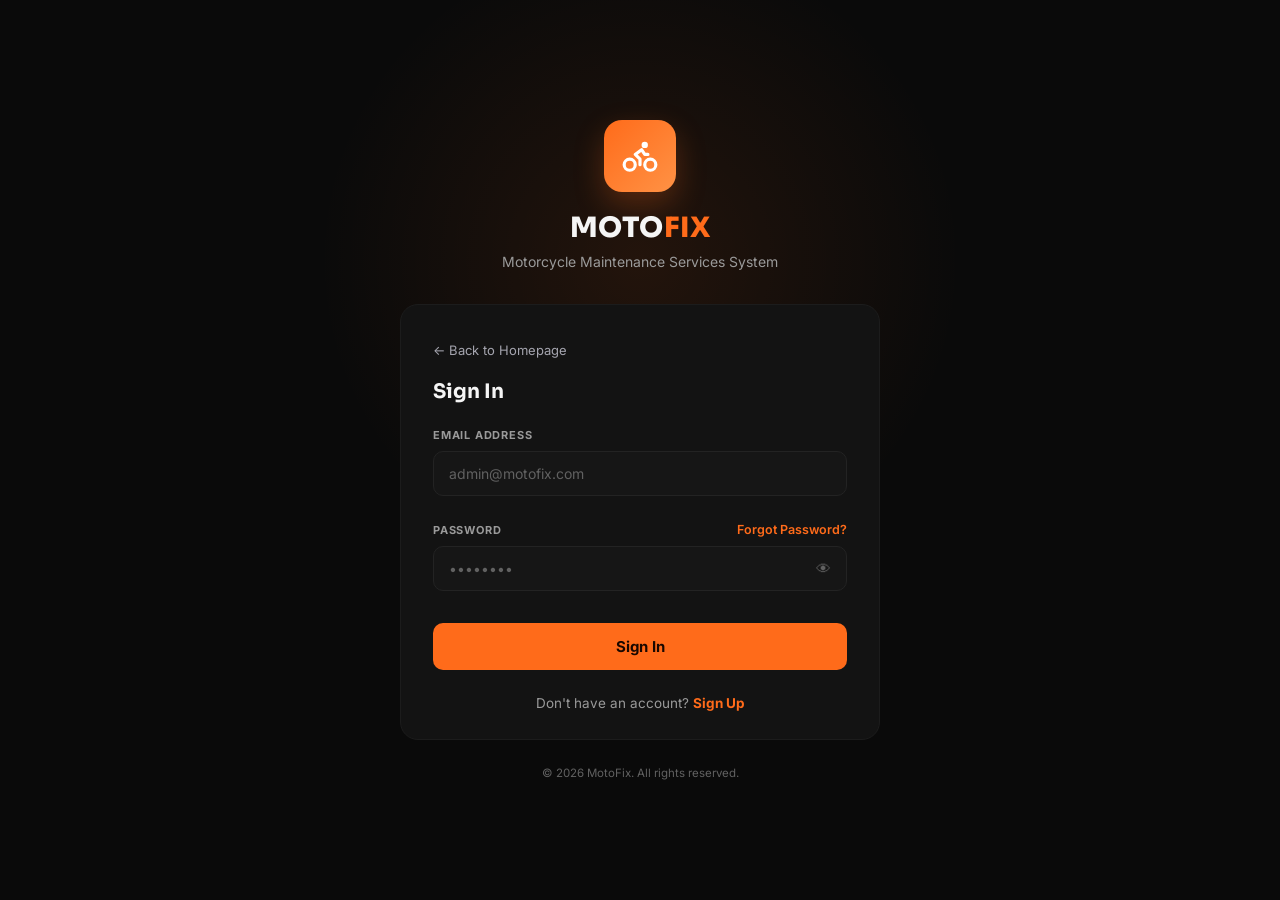
<file: CUSTOMER UI/HTML/Dashboard_Customer.html>
<!doctype html>
<html lang="en">
  <head>
    <meta charset="UTF-8" />
    <meta name="viewport" content="width=device-width, initial-scale=1.0" />

    <!-- GOOGLE FONTS -->
    <style>
      @import url("https://fonts.googleapis.com/css2?family=Barlow+Condensed:ital,wght@0,100;0,200;0,300;0,400;0,500;0,600;0,700;0,800;0,900;1,100;1,200;1,300;1,400;1,500;1,600;1,700;1,800;1,900&family=DM+Sans:ital,opsz,wght@0,9..40,100..1000;1,9..40,100..1000&family=JetBrains+Mono:ital,wght@0,100..800;1,100..800&display=swap");
      @import url("https://fonts.googleapis.com/css2?family=Barlow+Condensed:ital,wght@0,100;0,200;0,300;0,400;0,500;0,600;0,700;0,800;0,900;1,100;1,200;1,300;1,400;1,500;1,600;1,700;1,800;1,900&family=DM+Sans:ital,opsz,wght@0,9..40,100..1000;1,9..40,100..1000&display=swap");
    </style>

    <!-- CSS STYLES -->
    <link rel="stylesheet" href="../STYLES/DC_style.css" />
    <link rel="stylesheet" href="../STYLES/Universal_style.css" />
    <link rel="stylesheet" href="../STYLES/SC_Style.css" />
    <link rel="stylesheet" href="../STYLES/MB_style.css" />
    <link rel="stylesheet" href="../STYLES/PC_style.css" />
    <link rel="stylesheet" href="../STYLES/TC_style.css" />

    <style id="motofix-admin-theme">
      :root {
        --admin-bg: #0a0a0a;
        --admin-sidebar: #050505;
        --admin-panel: #131313;
        --admin-border: #232323;
        --admin-border-soft: #1c1c1c;
        --admin-text: #f5f5f5;
        --admin-muted: #9a9a9a;
      }

      body {
        background: var(--admin-bg);
        color: var(--admin-text);
      }

      .CH,
      .CS {
        background: var(--admin-sidebar);
        border-color: var(--admin-border);
      }

      .logo_parent,
      .Sidebar_footer,
      .third_widget_sub_parent,
      .fourth_widget_sub_parent,
      .motorcycle_widget,
      .appointments_widget,
      .job_widget,
      .expenses_widget,
      .service-btn,
      .parts-btn,
      .transaction-btn,
      .mc-details-panel,
      .mc-modal-card,
      .mc-bike-card,
      .sc-table-container,
      .sc-appointments-table,
      .sc-modal-card,
      .parts-table-column,
      .parts-table,
      .parts-details-panel,
      .transactions-table-wrapper,
      .transactions-table {
        background: var(--admin-panel);
        border-color: var(--admin-border);
      }

      .first_widget_sub_parent,
      .second_widget_sub_parent,
      .third_widget_sub_parent,
      .fourth_widget_sub_parent {
        border-color: var(--admin-border);
      }
    </style>

    <!-- SCRIPTS -->
    <script src="../../js/notification-retention.js"></script>
    <script type="module" src="../JAVASCRIPTS/Customer.js"></script>

    <title>MotoFix Customer Dashboard</title>
  </head>
  <body>
    <!-- SIDEBAR LAYOUT -->
    <aside id="sidebar" class="CS">
      <!-- LOGO -->
      <div class="logo_parent">
        <div class="logo_sub_parent">
          <!-- SHOPS ICON -->
          <div class="logo_icon">
            <svg
              xmlns="http://www.w3.org/2000/svg"
              width="20"
              height="20"
              viewBox="0 0 24 24"
              fill="none"
              stroke="#fff"
              stroke-width="2"
              stroke-linecap="round"
              stroke-linejoin="round"
              class="lucide lucide-bike"
              aria-hidden="true"
            >
              <circle cx="18.5" cy="17.5" r="3.5"></circle>
              <circle cx="5.5" cy="17.5" r="3.5"></circle>
              <circle cx="15" cy="5" r="1"></circle>
              <path d="M12 17.5V14l-3-3 4-3 2 3h2"></path>
            </svg>
          </div>
          <!-- SHOPS BUSINESS NAME -->
          <div class="logo_title">
            <div class="logo_name">
              MOTO<span
                style="
                  color: rgb(249, 115, 22);
                  font-family:
                    Barlow Condensed,
                    sans-serif;
                "
                >FIX</span
              >
            </div>
            <div class="logo_type">SERVICES SYSTEM</div>
          </div>
        </div>
      </div>

      <!-- MAIN NAVIGATION LINKS -->
      <nav class="Sidebar_main">
        <!-- NAV LABEL -->
        <div class="navigation_label">Navigation</div>

        <!-- DASHBOARD BUTTON -->
        <button class="nav-link active">
          <svg
            xmlns="http://www.w3.org/2000/svg"
            width="16"
            height="16"
            viewBox="0 0 24 24"
            fill="none"
            stroke="currentColor"
            stroke-width="2"
            stroke-linecap="round"
            stroke-linejoin="round"
            class="lucide lucide-layout-dashboard"
            aria-hidden="true"
          >
            <rect width="7" height="9" x="3" y="3" rx="1"></rect>
            <rect width="7" height="5" x="14" y="3" rx="1"></rect>
            <rect width="7" height="9" x="14" y="12" rx="1"></rect>
            <rect width="7" height="5" x="3" y="16" rx="1"></rect>
          </svg>
          Dashboard
          <svg
            xmlns="http://www.w3.org/2000/svg"
            width="14"
            height="14"
            viewBox="0 0 24 24"
            fill="none"
            stroke="currentColor"
            stroke-width="2"
            stroke-linecap="round"
            stroke-linejoin="round"
            class="lucide lucide-chevron-right nav-arrow"
            aria-hidden="true"
            style="margin-left: auto"
          >
            <path d="m9 18 6-6-6-6"></path>
          </svg>
        </button>
<!--  -->
        <!-- APPOINTMENTS BUTTON -->
        <button class="nav-link" data-page="appointments">
          <svg
            xmlns="http://www.w3.org/2000/svg"
            width="16"
            height="16"
            viewBox="0 0 24 24"
            fill="none"
            stroke="currentColor"
            stroke-width="2"
            stroke-linecap="round"
            stroke-linejoin="round"
            class="lucide lucide-clipboard-list"
            aria-hidden="true"
          >
            <rect width="8" height="4" x="8" y="2" rx="1" ry="1"></rect>
            <path
              d="M16 4h2a2 2 0 0 1 2 2v14a2 2 0 0 1-2 2H6a2 2 0 0 1-2-2V6a2 2 0 0 1 2-2h2"
            ></path>
            <path d="M12 11h4"></path>
            <path d="M12 16h4"></path>
            <path d="M8 11h.01"></path>
            <path d="M8 16h.01"></path>
          </svg>
          My Appointments
          <svg
            xmlns="http://www.w3.org/2000/svg"
            width="14"
            height="14"
            viewBox="0 0 24 24"
            fill="none"
            stroke="currentColor"
            stroke-width="2"
            stroke-linecap="round"
            stroke-linejoin="round"
            class="lucide lucide-chevron-right nav-arrow"
            aria-hidden="true"
            style="margin-left: auto"
          >
            <path d="m9 18 6-6-6-6"></path>
          </svg>
        </button>

        <!-- MOTORCYCLE BUTTON -->
        <button class="nav-link" data-page="motorcycles">
          <svg
            xmlns="http://www.w3.org/2000/svg"
            width="16"
            height="16"
            viewBox="0 0 24 24"
            fill="none"
            stroke="currentColor"
            stroke-width="2"
            stroke-linecap="round"
            stroke-linejoin="round"
            class="lucide lucide-bike"
            aria-hidden="true"
          >
            <circle cx="18.5" cy="17.5" r="3.5"></circle>
            <circle cx="5.5" cy="17.5" r="3.5"></circle>
            <circle cx="15" cy="5" r="1"></circle>
            <path d="M12 17.5V14l-3-3 4-3 2 3h2"></path>
          </svg>
          My Motorcycles
          <svg
            xmlns="http://www.w3.org/2000/svg"
            width="14"
            height="14"
            viewBox="0 0 24 24"
            fill="none"
            stroke="currentColor"
            stroke-width="2"
            stroke-linecap="round"
            stroke-linejoin="round"
            class="lucide lucide-chevron-right nav-arrow"
            aria-hidden="true"
            style="margin-left: auto"
          >
            <path d="m9 18 6-6-6-6"></path>
          </svg>
        </button>

        <!-- SHOP PARTS BUTTON -->
        <button class="nav-link" data-page="parts">
          <svg
            xmlns="http://www.w3.org/2000/svg"
            width="16"
            height="16"
            viewBox="0 0 24 24"
            fill="none"
            stroke="currentColor"
            stroke-width="2"
            stroke-linecap="round"
            stroke-linejoin="round"
            class="lucide lucide-package"
            aria-hidden="true"
          >
            <path
              d="M11 21.73a2 2 0 0 0 2 0l7-4A2 2 0 0 0 21 16V8a2 2 0 0 0-1-1.73l-7-4a2 2 0 0 0-2 0l-7 4A2 2 0 0 0 3 8v8a2 2 0 0 0 1 1.73z"
            ></path>
            <path d="M12 22V12"></path>
            <polyline points="3.29 7 12 12 20.71 7"></polyline>
            <path d="m7.5 4.27 9 5.15"></path>
          </svg>
          Parts & Shop
          <svg
            xmlns="http://www.w3.org/2000/svg"
            width="14"
            height="14"
            viewBox="0 0 24 24"
            fill="none"
            stroke="currentColor"
            stroke-width="2"
            stroke-linecap="round"
            stroke-linejoin="round"
            class="lucide lucide-chevron-right nav-arrow"
            aria-hidden="true"
            style="margin-left: auto"
          >
            <path d="m9 18 6-6-6-6"></path>
          </svg>
        </button>

        <!-- TRANSACTION BUTTON -->
        <button class="nav-link" data-page="transactions">
          <svg
            xmlns="http://www.w3.org/2000/svg"
            width="16"
            height="16"
            viewBox="0 0 24 24"
            fill="none"
            stroke="currentColor"
            stroke-width="2"
            stroke-linecap="round"
            stroke-linejoin="round"
            class="lucide lucide-credit-card"
            aria-hidden="true"
          >
            <rect width="20" height="14" x="2" y="5" rx="2"></rect>
            <line x1="2" x2="22" y1="10" y2="10"></line>
          </svg>
          My Transactions
          <svg
            xmlns="http://www.w3.org/2000/svg"
            width="14"
            height="14"
            viewBox="0 0 24 24"
            fill="none"
            stroke="currentColor"
            stroke-width="2"
            stroke-linecap="round"
            stroke-linejoin="round"
            class="lucide lucide-chevron-right nav-arrow"
            aria-hidden="true"
            style="margin-left: auto"
          >
            <path d="m9 18 6-6-6-6"></path>
          </svg>
        </button>
      </nav>

      <!-- USER INFO -->
      <div class="Sidebar_footer">
        <div class="footer_sub_parent">
          <div class="footer_icon">
            <span class="footer_initials">US</span>
          </div>
          <div class="footer_userinfo">
            <div class="footer_username">User Name</div>
            <div class="footer_usertype">Customer</div>
          </div>
        </div>
      </div>
    </aside>

    <!-- Dimming Overlay -->
    <div id="overlay" class="overlay"></div>

    <!-- HEADER LAYOUT -->
    <header class="CH">
      <!-- SIDE NAVBAR BUTTON -->
      <button id="toggle-btn" class="sidebar_menu">
        <svg
          xmlns="http://www.w3.org/2000/svg"
          width="20"
          height="20"
          viewBox="0 0 24 24"
          fill="none"
          stroke="currentColor"
          stroke-width="2"
          stroke-linecap="round"
          stroke-linejoin="round"
          class="lucide lucide-menu"
          aria-hidden="true"
        >
          <path d="M4 5h16"></path>
          <path d="M4 12h16"></path>
          <path d="M4 19h16"></path>
        </svg>
      </button>

      <!-- MIDDLE HEADER DIV -->
      <div class="middle_header_div">
        <div class="middle_header_label">Dashboard</div>
        <div class="middle_header_sub-label">Welcome back, User</div>
      </div>

      <!-- HEADER NOTIFICATION BELL -->
      <div class="customer-bell-wrap">
        <button
          class="notification_btn"
          id="customerBellBtn"
          aria-label="Notifications"
          aria-expanded="false"
          aria-controls="customerNotifPanel"
        >
          <svg
            xmlns="http://www.w3.org/2000/svg"
            width="20"
            height="20"
            viewBox="0 0 24 24"
            fill="none"
            stroke="currentColor"
            stroke-width="2"
            stroke-linecap="round"
            stroke-linejoin="round"
            class="lucide lucide-bell"
            aria-hidden="true"
          >
            <path d="M10.268 21a2 2 0 0 0 3.464 0"></path>
            <path
              d="M3.262 15.326A1 1 0 0 0 4 17h16a1 1 0 0 0 .74-1.673C19.41 13.956 18 12.499 18 8A6 6 0 0 0 6 8c0 4.499-1.411 5.956-2.738 7.326"
            ></path>
          </svg>
          <span class="orange_circle" aria-hidden="true" hidden></span>
        </button>
      </div>

      <!-- USER INFO PART (SIGNOUT OPTION) -->
      <div class="user_options">
        <button class="user_options-btn">
          <!-- USER ICON -->
          <div class="header_user_icon">
            <span class="header_user_initials">US</span>
          </div>
          <svg
            xmlns="http://www.w3.org/2000/svg"
            width="14"
            height="14"
            viewBox="0 0 24 24"
            fill="none"
            stroke="currentColor"
            stroke-width="2"
            stroke-linecap="round"
            stroke-linejoin="round"
            class="lucide lucide-chevron-down"
            aria-hidden="true"
            style="color: #71717a"
          >
            <path d="m6 9 6 6 6-6"></path>
          </svg>
        </button>

        <!-- POPUP USER INFO -->
        <div class="popup_user_options">
          <div class="popup_user_info">
            <div class="popup_user_name">Your Username</div>
            <div class="popup_user_email">Username@email.com</div>
          </div>
          <button class="popup_signout-btn" id="logout-btn">
            <svg
              xmlns="http://www.w3.org/2000/svg"
              width="14"
              height="14"
              viewBox="0 0 24 24"
              fill="none"
              stroke="currentColor"
              stroke-width="2"
              stroke-linecap="round"
              stroke-linejoin="round"
              class="lucide lucide-log-out"
              aria-hidden="true"
            >
              <path d="m16 17 5-5-5-5"></path>
              <path d="M21 12H9"></path>
              <path d="M9 21H5a2 2 0 0 1-2-2V5a2 2 0 0 1 2-2h4"></path>
            </svg>
            Sign Out
          </button>
        </div>
      </div>
    </header>

   <!-- MAIN LAYOUT -->
<main class="CM">
  <!-- ORIGINAL DASHBOARD VIEW -->
  <div id="dashboard-view" class="parent_main">
    <!-- FIRST DIV SUBPARENT -->
    <div class="first_widget_sub_parent">
      <!-- first widget -->
<div class="motorcycle_widget">
  <div class="motorcycle_widget_subparent">
    <span class="mws_label">My Motorcycles</span>
    <div class="mws_icon">
      <svg
        xmlns="http://www.w3.org/2000/svg"
        width="18"
        height="18"
        viewBox="0 0 24 24"
        fill="none"
        stroke="currentColor"
        stroke-width="2"
        stroke-linecap="round"
        stroke-linejoin="round"
        class="lucide lucide-bike"
        aria-hidden="true"
        style="color: rgb(249, 115, 22)"
      >
        <circle cx="18.5" cy="17.5" r="3.5"></circle>
        <circle cx="5.5" cy="17.5" r="3.5"></circle>
        <circle cx="15" cy="5" r="1"></circle>
        <path d="M12 17.5V14l-3-3 4-3 2 3h2"></path>
      </svg>
    </div>
  </div>
  <div>
    <div class="mws_numeral" id="motorcycle-count">0</div>
  </div>
</div>
          <!-- second widget -->
          <div class="appointments_widget">
            <div class="appointments_widget_subparent">
              <span class="aws_label">Appointments</span>
              <div class="aws_icon">
                <svg
                  xmlns="http://www.w3.org/2000/svg"
                  width="18"
                  height="18"
                  viewBox="0 0 24 24"
                  fill="none"
                  stroke="currentColor"
                  stroke-width="2"
                  stroke-linecap="round"
                  stroke-linejoin="round"
                  class="lucide lucide-calendar"
                  aria-hidden="true"
                  style="color: rgb(59, 130, 246)"
                >
                  <path d="M8 2v4"></path>
                  <path d="M16 2v4"></path>
                  <rect width="18" height="18" x="3" y="4" rx="2"></rect>
                  <path d="M3 10h18"></path>
                </svg>
              </div>
            </div>
           <div class="aws_numeral" id="appointments-count">0</div>
          </div>

          <!-- fourth widget -->
          <div class="expenses_widget">
            <div class="expenses_widget_subparent">
              <span class="ews_label">Total Spent</span>
              <div class="ews_icon">
                <svg
                  xmlns="http://www.w3.org/2000/svg"
                  width="18"
                  height="18"
                  viewBox="0 0 24 24"
                  fill="none"
                  stroke="currentColor"
                  stroke-width="2"
                  stroke-linecap="round"
                  stroke-linejoin="round"
                  class="lucide lucide-credit-card"
                  aria-hidden="true"
                  style="color: rgb(34, 197, 94)"
                >
                  <rect width="20" height="14" x="2" y="5" rx="2"></rect>
                  <line x1="2" x2="22" y1="10" y2="10"></line>
                </svg>
              </div>
            </div>
           <div class="ews_numeral" id="total-spent">₱0.00</div>
          </div>
        </div>

        <!-- SECOND DIV SUBPARENT -->
        <div class="second_widget_sub_parent">
          <!-- DASHBOARD SERVICE BUTTON -->
          <button class="service-btn" id="dash-book-service-btn">
            <div class="service_icon_parent">
              <svg
                xmlns="http://www.w3.org/2000/svg"
                width="18"
                height="18"
                viewBox="0 0 24 24"
                fill="none"
                stroke="currentColor"
                stroke-width="2"
                stroke-linecap="round"
                stroke-linejoin="round"
                class="lucide lucide-calendar"
                aria-hidden="true"
                style="color: rgb(249, 115, 22)"
              >
                <path d="M8 2v4"></path>
                <path d="M16 2v4"></path>
                <rect width="18" height="18" x="3" y="4" rx="2"></rect>
                <path d="M3 10h18"></path>
              </svg>
            </div>
            <div class="service_label">Book a Services</div>
            <div class="service_sub_label">Explore services and pricing</div>
          </button>

          <!-- DASHBOARD PARTS BUTTON -->
          <button class="parts-btn" id="dash-view-parts-btn">
            <div class="parts_icon_parent">
              <svg
                xmlns="http://www.w3.org/2000/svg"
                width="18"
                height="18"
                viewBox="0 0 24 24"
                fill="none"
                stroke="currentColor"
                stroke-width="2"
                stroke-linecap="round"
                stroke-linejoin="round"
                class="lucide lucide-package"
                aria-hidden="true"
                style="color: rgb(59, 130, 246)"
              >
                <path
                  d="M11 21.73a2 2 0 0 0 2 0l7-4A2 2 0 0 0 21 16V8a2 2 0 0 0-1-1.73l-7-4a2 2 0 0 0-2 0l-7 4A2 2 0 0 0 3 8v8a2 2 0 0 0 1 1.73z"
                ></path>
                <path d="M12 22V12"></path>
                <polyline points="3.29 7 12 12 20.71 7"></polyline>
                <path d="m7.5 4.27 9 5.15"></path>
              </svg>
            </div>
            <div class="parts_label">View Parts</div>
            <div class="parts_sub_label">Browse & select parts</div>
          </button>

          <!-- DASHBOARD TRANSACTION BUTTON -->
          <button class="transaction-btn" id="dash-transactions-btn">
            <div class="transaction_icon_parent">
              <svg
                xmlns="http://www.w3.org/2000/svg"
                width="18"
                height="18"
                viewBox="0 0 24 24"
                fill="none"
                stroke="currentColor"
                stroke-width="2"
                stroke-linecap="round"
                stroke-linejoin="round"
                class="lucide lucide-file-text"
                aria-hidden="true"
                style="color: rgb(34, 197, 94)"
              >
                <path
                  d="M6 22a2 2 0 0 1-2-2V4a2 2 0 0 1 2-2h8a2.4 2.4 0 0 1 1.704.706l3.588 3.588A2.4 2.4 0 0 1 20 8v12a2 2 0 0 1-2 2z"
                ></path>
                <path d="M14 2v5a1 1 0 0 0 1 1h5"></path>
                <path d="M10 9H8"></path>
                <path d="M16 13H8"></path>
                <path d="M16 17H8"></path>
              </svg>
            </div>
            <div class="transaction_label">My Transactions</div>
            <div class="transaction_sub_label">View Transaction History</div>
          </button>
        </div>

        <!-- THIRD DIV SUBPARENT -->
        <div class="third_widget_sub_parent">
          <div class="third_sub_parent_label">My Motorcycles</div>
          <div class="motorcycle_list_parent" id="dashboard-motorcycles-list">
          </div>
        </div>

        <div class="fourth_widget_sub_parent">
          <div class="fourth_widget_label_parent">
            <div class="fourth_widget_label">My Appointments</div>
            <button class="fourth_widget_view_appointment-btn" id="dashboard-view-appointments">
              View All →
            </button>
          </div>

          <div class="appoinments_list_parent" id="dashboard-appointments-list"></div>
        </div>
      </div>

      <!-- NEW BOOK A SERVICE / APPOINTMENTS PAGE VIEW (IN-DOM INTEGRATION) -->
      <div
        id="service-page-view"
        class="sc-main-container"
        style="display: none"
      >
        <!-- SEARCH AND FILTER CONTROLS BAR -->
        <div class="sc-controls-bar">
          <div class="sc-search-wrapper">
            <svg
              xmlns="http://www.w3.org/2000/svg"
              width="16"
              height="16"
              viewBox="0 0 24 24"
              fill="none"
              stroke="currentColor"
              stroke-width="2"
              stroke-linecap="round"
              stroke-linejoin="round"
              class="lucide lucide-search"
            >
              <circle cx="11" cy="11" r="8"></circle>
              <path d="m21 21-4.3-4.3"></path>
            </svg>
            <input
              type="text"
              id="sc-search-input"
              placeholder="Search appointments..."
              class="sc-search-input"
            />
          </div>
          <div class="sc-filter-buttons">
            <button class="sc-filter-btn active" data-filter="All">All</button>
            <button class="sc-filter-btn" data-filter="Pending">Pending</button>
            <button class="sc-filter-btn" data-filter="Confirmed">
              Confirmed
            </button>
            <button class="sc-filter-btn" data-filter="In Progress">
              In Progress
            </button>
            <button class="sc-filter-btn" data-filter="Work Finished">
              Work Finished
            </button>
            <button class="sc-filter-btn" data-filter="Completed">
              Completed
            </button>
            <button class="sc-filter-btn" data-filter="Canceled">
              Canceled
            </button>
          </div>
          <button class="sc-new-appointment-btn" id="sc-open-modal-btn">
            <svg
              xmlns="http://www.w3.org/2000/svg"
              width="16"
              height="16"
              viewBox="0 0 24 24"
              fill="none"
              stroke="currentColor"
              stroke-width="2"
              stroke-linecap="round"
              stroke-linejoin="round"
              class="lucide lucide-plus"
            >
              <path d="M5 12h14"></path>
              <path d="M12 5v14"></path>
            </svg>
            New Appointment
          </button>
        </div>

        <!-- APPOINTMENTS TABLE DATA VIEW -->
        <section class="customer-services-page appointments-services-catalog">
          <div class="customer-services-heading">
            <h2>Book a Services</h2>
            <p>Choose a service to start an appointment booking.</p>
          </div>
          <div id="customer-services-grid" class="customer-services-grid" aria-live="polite">
            <p class="customer-services-message">Loading available services...</p>
          </div>
        </section>

        <div class="sc-table-container">
          <table class="sc-appointments-table">
            <thead>
              <tr>
                <th>#</th>
                <th>CUSTOMER</th>
                <th>MOTORCYCLE</th>
                <th>SERVICES</th>
                <th>DATE / TIME</th>
                <th>MECHANIC</th>
                <th>STATUS</th>
              </tr>
            </thead>
            <tbody id="sc-appointments-tbody"></tbody>
          </table>
        </div>

        <!-- MODAL: NEW APPOINTMENT -->
        <div
          id="sc-modal-overlay"
          class="sc-modal-overlay"
          style="display: none"
        >
          <div class="sc-modal-card">
            <div class="sc-modal-header">
              <h2>New Appointment</h2>
              <button class="sc-modal-close" id="sc-close-modal-btn">
                <svg
                  xmlns="http://www.w3.org/2000/svg"
                  width="18"
                  height="18"
                  viewBox="0 0 24 24"
                  fill="none"
                  stroke="currentColor"
                  stroke-width="2"
                  stroke-linecap="round"
                  stroke-linejoin="round"
                  class="lucide lucide-x"
                >
                  <path d="M18 6 6 18"></path>
                  <path d="m6 6 12 12"></path>
                </svg>
              </button>
            </div>

            <div class="sc-modal-body">
              <!-- MOTORCYCLE SELECT -->
              <div class="sc-form-group">
                <label>MOTORCYCLE</label>
                <div class="sc-select-row">
                  <select id="sc-motorcycle-select" class="sc-input-field"></select>
                  <button
                    type="button"
                    id="sc-add-motorbike-btn"
                    class="sc-secondary-btn"
                  >
                    + Add Motorbike
                  </button>
                </div>
              </div>

              <!-- SERVICES SELECTION CHECKBOXES -->
              <div class="sc-form-group">
                <label>SERVICES</label>
                <div class="sc-services-box" id="sc-services-options" aria-live="polite">
                  <span>Loading available services...</span>
                </div>
              </div>

              <!-- SELECT MECHANIC OPTION -->
              <div class="sc-form-group">
                <label>SELECT MECHANIC</label>
                <select id="sc-mechanic-select" class="sc-input-field">
                  <option value="Unassigned">
                    -- Select Mechanic (Optional) --
                  </option>
                  <option value="Ramon Santos">
                    Ramon Santos (Senior Technician)
                  </option>
                  <option value="Jake Reyes">
                    Jake Reyes (Engine Specialist)
                  </option>
                </select>
              </div>

              <!-- DATE & TIME -->
              <div class="sc-form-row">
                <div class="sc-form-group half">
                  <label for="sc-date-picker-trigger">DATE</label>
                  <div class="sc-customer-date-picker" id="sc-customer-date-picker">
                    <input
                      type="date"
                      id="sc-date-input"
                      class="sc-date-value-input"
                      required
                      aria-hidden="true"
                      tabindex="-1"
                    />
                    <button
                      type="button"
                      id="sc-date-picker-trigger"
                      class="sc-input-field sc-date-picker-trigger"
                      aria-haspopup="dialog"
                      aria-expanded="false"
                    >
                      <span id="sc-date-picker-value">Select appointment date</span>
                      <span aria-hidden="true">▦</span>
                    </button>
                    <div
                      class="sc-date-picker-popover"
                      id="sc-date-picker-popover"
                      role="dialog"
                      aria-label="Choose appointment date"
                      hidden
                    >
                      <div class="sc-date-picker-nav">
                        <button type="button" id="sc-date-picker-prev" aria-label="Previous month">‹</button>
                        <input type="month" id="sc-date-picker-month" aria-label="Select appointment month">
                        <button type="button" id="sc-date-picker-next" aria-label="Next month">›</button>
                      </div>
                      <div class="sc-date-picker-grid sc-date-picker-weekdays" aria-hidden="true">
                        <span>Su</span><span>Mo</span><span>Tu</span><span>We</span><span>Th</span><span>Fr</span><span>Sa</span>
                      </div>
                      <div class="sc-date-picker-grid" id="sc-date-picker-days" role="group" aria-label="Select appointment day"></div>
                    </div>
                  </div>
                </div>
                <div class="sc-form-group half">
                  <label>TIME</label>
                  <select id="sc-time-input" class="sc-input-field">
                    <option value="" selected disabled>
                      -- Select time --
                    </option>
                    <option value="09:00 AM">09:00 AM</option>
                    <option value="11:00 AM">11:00 AM</option>
                    <option value="02:00 PM">02:00 PM</option>
                    <option value="04:00 PM">04:00 PM</option>
                  </select>
                </div>
              </div>
              <!-- SELECTED PARTS (from Parts & Shop) -->
      <div class="sc-form-group">
        <label>SELECTED PARTS</label>
        <div id="sc-selected-parts" class="sc-services-box"></div>
      </div>
              <!-- NOTES -->
              <div class="sc-form-group">
                <label>NOTES</label>
                <textarea
                  id="sc-notes-input"
                  class="sc-textarea-field"
                  placeholder="Any special requests or concerns..."
                ></textarea>
              </div>

              <!-- SUBMIT BUTTON -->
              <button
                type="button"
                id="sc-browse-parts-btn"
                class="sc-secondary-btn sc-browse-parts-btn"
              >
                Browse Parts &amp; Shop
              </button>
              <button
                type="button"
                id="sc-submit-appointment"
                class="sc-submit-btn"
              >
                Book Appointment
              </button>
            </div>
          </div>
        </div>

        <!-- MODAL: ADD MOTORBIKE -->
        <div
          id="sc-bike-modal-overlay"
          class="sc-modal-overlay"
          style="display: none"
        >
          <div class="sc-modal-card" style="max-width: 400px">
            <div class="sc-modal-header">
              <h2>Add Motorbike</h2>
              <button class="sc-modal-close" id="sc-close-bike-modal-btn">
                <svg
                  xmlns="http://www.w3.org/2000/svg"
                  width="18"
                  height="18"
                  viewBox="0 0 24 24"
                  fill="none"
                  stroke="currentColor"
                  stroke-width="2"
                  stroke-linecap="round"
                  stroke-linejoin="round"
                  class="lucide lucide-x"
                >
                  <path d="M18 6 6 18"></path>
                  <path d="m6 6 12 12"></path>
                </svg>
              </button>
            </div>
            <div class="sc-modal-body">
              <div class="sc-form-group">
                <label>MOTORCYCLE MODEL / YEAR</label>
                <input
                  type="text"
                  id="sc-new-bike-model"
                  class="sc-input-field"
                  placeholder="e.g. 2023 Honda Click 125i"
                />
              </div>
              <div class="sc-form-group">
                <label>PLATE NUMBER / DETAILS</label>
                <input
                  type="text"
                  id="sc-new-bike-plate"
                  class="sc-input-field"
                  placeholder="e.g. ZZZ 9999 · Matte Grey"
                />
              </div>
              <button type="button" id="sc-save-bike-btn" class="sc-submit-btn">
                Save Motorbike
              </button>
            </div>
          </div>
        </div>
      </div>

      <!-- MY MOTORCYCLES PAGE VIEW -->
      <div
        id="motorcycles-page-view"
        class="mc-main-container"
        style="display: none"
      >
        <!-- TOP CONTROLS / ADD BIKE BUTTON -->
        <div class="mc-header-bar">
          <div class="mc-section-title">Registered Motorcycles</div>
          <button class="mc-add-bike-btn" id="open-register-bike-modal">
            <svg
              xmlns="http://www.w3.org/2000/svg"
              width="16"
              height="16"
              viewBox="0 0 24 24"
              fill="none"
              stroke="currentColor"
              stroke-width="2"
              stroke-linecap="round"
              stroke-linejoin="round"
              class="lucide lucide-plus"
            >
              <path d="M5 12h14"></path>
              <path d="M12 5v14"></path>
            </svg>
            Add Bike
          </button>
        </div>

        <!-- LAYOUT WRAPPER (LIST + DETAILS DIALOG) -->
        <div class="mc-content-layout">
          <div class="mc-list-column" id="motorcycles-list">
          </div>

          <!-- Centered motorcycle details dialog -->
          <div
            class="mc-details-panel"
            id="bike-details-panel"
            style="display: none"
            role="presentation"
          >
            <div
              class="mc-details-dialog"
              role="dialog"
              aria-modal="true"
              aria-labelledby="bike-details-title"
            >
              <div class="mc-details-header">
                <h2 id="bike-details-title">Motorcycle Details</h2>
                <button
                  class="mc-close-panel-btn"
                  id="close-bike-details"
                  type="button"
                  aria-label="Close motorcycle details"
                >
                  <svg
                    xmlns="http://www.w3.org/2000/svg"
                    width="18"
                    height="18"
                    viewBox="0 0 24 24"
                    fill="none"
                    stroke="currentColor"
                    stroke-width="2"
                    stroke-linecap="round"
                    stroke-linejoin="round"
                    class="lucide lucide-x"
                    aria-hidden="true"
                  >
                    <path d="M18 6 6 18"></path>
                    <path d="m6 6 12 12"></path>
                  </svg>
                </button>
              </div>

              <div class="mc-details-body">
                <div class="mc-specs-grid">
                  <div class="mc-spec-box">
                    <span class="spec-lbl">BRAND</span
                    ><span id="detail-make" class="spec-val">Honda</span>
                  </div>
                  <div class="mc-spec-box">
                    <span class="spec-lbl">MODEL</span
                    ><span id="detail-model" class="spec-val">PCX 160</span>
                  </div>
                  <div class="mc-spec-box">
                    <span class="spec-lbl">YEAR</span
                    ><span id="detail-year" class="spec-val">2022</span>
                  </div>
                  <div class="mc-spec-box">
                    <span class="spec-lbl">COLOR</span
                    ><span id="detail-color" class="spec-val">Pearl White</span>
                  </div>
                  <div class="mc-spec-box">
                    <span class="spec-lbl">PLATE NO.</span
                    ><span id="detail-plate" class="spec-val">ABC 1234</span>
                  </div>
                  <div class="mc-spec-box">
                    <span class="spec-lbl">MILEAGE</span
                    ><span id="detail-mileage" class="spec-val">12,450 km</span>
                  </div>
                </div>
              </div>
            </div>
          </div>
        </div>

        <!-- MODAL: REGISTER MOTORCYCLE -->
        <div
          id="register-bike-modal"
          class="mc-modal-overlay"
          style="display: none"
        >
          <div class="mc-modal-card">
            <div class="mc-modal-header">
              <h2>Register Motorcycle</h2>
              <button class="mc-modal-close-btn" id="close-register-modal">
                <svg
                  xmlns="http://www.w3.org/2000/svg"
                  width="18"
                  height="18"
                  viewBox="0 0 24 24"
                  fill="none"
                  stroke="currentColor"
                  stroke-width="2"
                  stroke-linecap="round"
                  stroke-linejoin="round"
                  class="lucide lucide-x"
                >
                  <path d="M18 6 6 18"></path>
                  <path d="m6 6 12 12"></path>
                </svg>
              </button>
            </div>
            <div class="mc-modal-body">
                   <div class="sc-form-group">
        <label>BRAND</label>
        <input type="text" id="bike-make" class="sc-input-field" placeholder="e.g. Honda" />
      </div>
      <div class="sc-form-group">
        <label>MODEL</label>
        <input type="text" id="bike-model" class="sc-input-field" placeholder="e.g. PCX 160" />
      </div>
      <div class="sc-form-row">
        <div class="sc-form-group half">
          <label>YEAR</label>
          <input type="number" id="bike-year" class="sc-input-field" placeholder="e.g. 2022" />
        </div>
        <div class="sc-form-group half">
          <label>COLOR</label>
          <input type="text" id="bike-color" class="sc-input-field" placeholder="e.g. Pearl White" />
        </div>
      </div>
      <div class="sc-form-row">
        <div class="sc-form-group half">
          <label>PLATE NO.</label>
          <input type="text" id="bike-plate" class="sc-input-field" placeholder="e.g. ABC 1234" />
        </div>
        <div class="sc-form-group half">
          <label>MILEAGE (KM)</label>
          <input type="number" id="bike-mileage" class="sc-input-field" placeholder="e.g. 12450" />
        </div>
      </div>
      <div id="bike-form-error" class="sc-booking-error" hidden></div>
      <button type="button" class="sc-submit-btn" id="save-bike-btn">Save Motorcycle</button>
            </div>
          </div>
        </div>
      </div>

      <!-- PARTS AND SHOP -->
      <div
        id="parts-page-view"
        style="display: none"
        class="parts-main-container"
      >
        <!-- Header -->
        <div class="parts-header-bar">
          <div>
            <div class="parts-section-title">Parts & Shop</div>
            <div class="parts-section-sub">Parts catalog and stock shop</div>
          </div>
          <button type="button" id="parts-return-to-appointment" class="sc-secondary-btn" hidden>
            Return to Appointment
          </button>
        </div>

        <!-- Controls Bar: Search & Category Chips (Wraps gracefully on smaller screens) -->
        <div class="parts-controls-bar">
          <div class="parts-search-box">
            <span class="parts-search-icon"
              ><svg
                xmlns="http://www.w3.org/2000/svg"
                width="14"
                height="14"
                viewBox="0 0 24 24"
                fill="none"
                stroke="currentColor"
                stroke-width="2"
                stroke-linecap="round"
                stroke-linejoin="round"
                class="lucide lucide-search"
                aria-hidden="true"
                style="
                  position: absolute;
                  left: 12px;
                  top: 50%;
                  transform: translateY(-50%);
                  color: var(--color-text-3);
                "
              >
                <path d="m21 21-4.34-4.34"></path>
                <circle cx="11" cy="11" r="8"></circle></svg
            ></span>
            <input
              type="text"
              id="parts-search-input"
              class="parts-search-input"
              placeholder="Search parts, SKU..."
            />
          </div>
          <div class="parts-filters-row" id="category-filters">
            <button class="parts-filter-chip active" data-category="All">
              All
            </button>
            <button class="parts-filter-chip" data-category="Fluids">
              Fluids
            </button>
            <button class="parts-filter-chip" data-category="Filters">
              Filters
            </button>
            <button class="parts-filter-chip" data-category="Ignition">
              Ignition
            </button>
            <button class="parts-filter-chip" data-category="Brakes">
              Brakes
            </button>
            <button class="parts-filter-chip" data-category="Drivetrain">
              Drivetrain
            </button>
            <button class="parts-filter-chip" data-category="Engine">
              Engine
            </button>
            <button class="parts-filter-chip" data-category="Electrical">
              Electrical
            </button>
          </div>
        </div>

        <!-- Main Content Layout (Table + Slide-out Selection Panel) -->
        <div class="parts-content-layout">
          <!-- Table Column -->
          <div class="parts-table-column">
            <table class="parts-table">
              <thead>
                <tr>
                  <th>Part Name</th>
                  <th>SKU</th>
                  <th>Brand</th>
                  <th>Category</th>
                  <th>Stock</th>
                  <th>Unit Price</th>
                  <th>Source</th>
                </tr>
              </thead>
              <tbody id="parts-table-body">
                <!-- Dynamic Rows Populated via JS -->
              </tbody>
            </table>
          </div>

          <!-- Centered popup for selected parts -->
          <div class="parts-selection-overlay" id="parts-details-panel">
            <div class="parts-details-panel" role="dialog" aria-modal="true" aria-labelledby="parts-selection-title">
              <div class="parts-panel-header">
                <h3 id="parts-selection-title">🛒 Parts Selection</h3>
                <button class="parts-panel-close" id="close-parts-panel" aria-label="Close parts selection">
                  ✕
                </button>
              </div>
              <div class="parts-panel-body" id="cart-items-container">
                <!-- Dynamically injected cart rows -->
              </div>
              <div class="parts-panel-footer">
                <div class="parts-subtotal-row">
                  <span class="subtotal-label">Parts Subtotal</span>
                  <span class="subtotal-val" id="cart-subtotal">₱0.00</span>
                </div>
                <p class="subtotal-note">Excludes customer-supplied parts</p>
                <p class="parts-add-status" id="parts-add-status" role="status" aria-live="polite"></p>
                <button class="parts-submit-btn" id="add-to-appointment-btn">
                  Add to Appointment
                </button>
              </div>
            </div>
          </div>
        </div>
      </div>

      <!-- TRANSACTIONS / INVOICES VIEW -->
      <div id="transactions-view" class="view-section" style="display: none">
        <div class="transactions-container">
          <div class="transactions-header">
            <h2>My Transactions & Invoices</h2>
            <p>
              Review your past bookings, selected parts, mechanics, and payment
              records.
            </p>
          </div>

          <div class="transactions-filters">
            <button class="filter-tab active" data-filter="all">
              All Transactions
            </button>
            <button class="filter-tab" data-filter="pending">Pending</button>
            <button class="filter-tab" data-filter="completed">
              Completed
            </button>
          </div>

          <div class="transactions-count" id="invoice-count-label">
            0 invoices total
          </div>

          <div class="transactions-table-wrapper">
            <table class="transactions-table">
              <thead>
                <tr>
                  <th>Invoice #</th>
                  <th>Service / Package</th>
                  <th>Mechanic</th>
                  <th>Parts Added / Client Parts</th>
                  <th>Total Amount</th>
                  <th>Status</th>
                  <th>Date</th>
                </tr>
              </thead>
              <tbody id="transactions-table-body">
                <!-- Dynamically populated via JS -->
              </tbody>
            </table>
          </div>
        </div>
      </div>
    </main>
  </body>
</html>
</file>
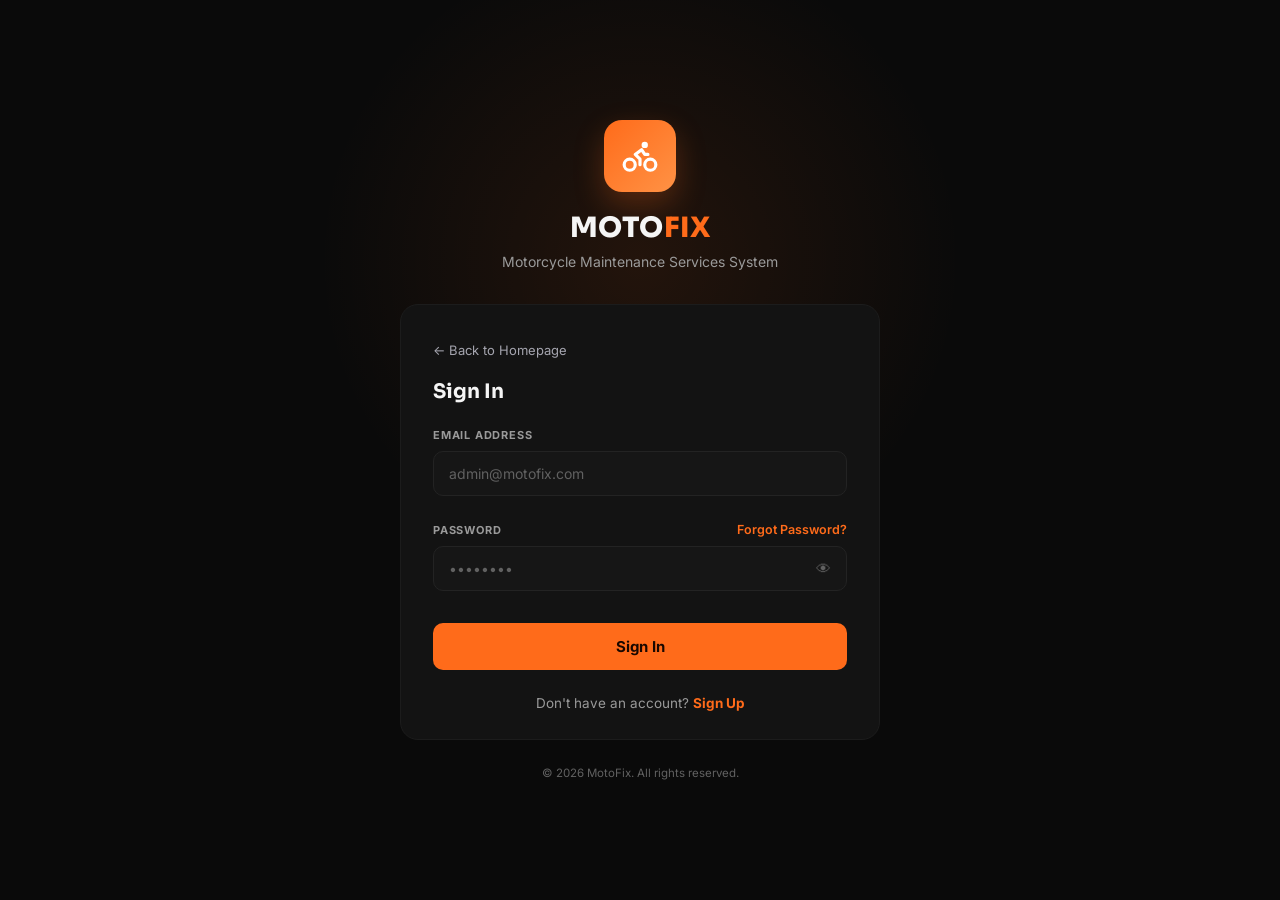
<file: CUSTOMER UI/HTML/mechanic.html>
<!doctype html>
<html lang="en">
  <head>
    <meta charset="UTF-8" />
    <meta name="viewport" content="width=device-width, initial-scale=1.0" />
    <title>MotoFix — Services System</title>
    <link rel="preconnect" href="https://fonts.googleapis.com" />
    <link
      href="https://fonts.googleapis.com/css2?family=DM+Sans:wght@400;500;600;700&family=Inter:wght@400;500;600;700;800&family=JetBrains+Mono:wght@400;500;600;700&display=swap"
      rel="stylesheet"
    />
    <link rel="stylesheet" href="../STYLES/mechanic.css" />
    <link rel="stylesheet" href="../../css/notifications.css" />
  </head>
  <body>
    <div class="app" id="app">
      <div class="scrim" id="scrim"></div>

      <!-- SIDEBAR -->
      <aside class="sidebar">
        <div class="brand">
          <div class="brand-mark">
            <svg
              viewBox="0 0 24 24"
              fill="none"
              stroke="#fff"
              stroke-width="2"
              stroke-linecap="round"
              stroke-linejoin="round"
            >
              <circle cx="5.5" cy="17.5" r="3.5"></circle>
              <circle cx="18.5" cy="17.5" r="3.5"></circle>
              <path
                d="M15 6a1 1 0 100-2 1 1 0 000 2zM12 17.5V14l-3-3 4-3 2 3h2"
              ></path>
            </svg>
          </div>
          <div class="brand-text">
            <div class="name">MOTO<span>FIX</span></div>
            <div class="tag">Services System</div>
          </div>
        </div>

        <div class="sidebar-spacer"></div>

        <div class="user-card">
          <div class="avatar" id="sideAvatar">RS</div>
          <div class="info">
            <div class="u-name" id="sideName">Ramon Santos</div>
            <div class="u-role">Mechanic</div>
          </div>
        </div>
      </aside>

      <!-- MAIN -->
      <div>
        <header class="topbar">
          <div class="topbar-left">
            <button
              class="icon-btn"
              id="menuToggle"
              aria-label="Toggle navigation"
            >
              <svg
                viewBox="0 0 24 24"
                fill="none"
                stroke="currentColor"
                stroke-width="2"
                stroke-linecap="round"
              >
                <path d="M4 7h16M4 12h16M4 17h16"></path>
              </svg>
            </button>
            <div>
              <div class="page-title" id="pageTitle">Dashboard</div>
              <div class="page-subtitle" id="pageSubtitle">
                Welcome back, Ramon
              </div>
            </div>
          </div>

          <div class="topbar-right">
            <div class="bell-wrap">
              <button class="icon-btn" id="bellBtn" aria-label="Notifications" aria-expanded="false">
                <svg
                  viewBox="0 0 24 24"
                  fill="none"
                  stroke="currentColor"
                  stroke-width="2"
                  stroke-linecap="round"
                  stroke-linejoin="round"
                >
                  <path d="M18 8a6 6 0 10-12 0c0 7-3 9-3 9h18s-3-2-3-9"></path>
                  <path d="M13.7 21a2 2 0 01-3.4 0"></path>
                </svg>
              </button>
            </div>

            <div class="user-menu" id="userMenu">
              <button
                class="user-trigger"
                id="userTrigger"
                type="button"
                aria-expanded="false"
                aria-haspopup="true"
              >
                <div class="avatar" id="topAvatar">RS</div>
                <span class="caret" aria-hidden="true">⌄</span>
              </button>
              <div class="user-dropdown" id="userDropdown" role="menu">
                <div class="user-dropdown-info">
                  <strong id="userDisplayName">Ramon Santos</strong>
                  <span id="userDisplayEmail">mechanic1@motofix.com</span>
                </div>
                <button class="profile-edit-action" id="editMechanicProfileBtn" type="button" role="menuitem">Edit Profile</button>
                <button class="profile-edit-action" id="changeMechanicPasswordBtn" type="button" role="menuitem">Change Password</button>
                <button class="sign-out popup_signout-btn" id="signOutBtn" type="button" role="menuitem">
                  <svg
                    xmlns="http://www.w3.org/2000/svg"
                    width="14"
                    height="14"
                    viewBox="0 0 24 24"
                    fill="none"
                    stroke="currentColor"
                    stroke-width="2"
                    stroke-linecap="round"
                    stroke-linejoin="round"
                    aria-hidden="true"
                  >
                    <path d="m16 17 5-5-5-5"></path>
                    <path d="M21 12H9"></path>
                    <path d="M9 21H5a2 2 0 0 1-2-2V5a2 2 0 0 1 2-2h4"></path>
                  </svg>
                  Sign Out
                </button>
              </div>
            </div>
          </div>
        </header>

        <main class="content">
          <!-- DASHBOARD -->
          <section class="view active" id="view-dashboard">
            <div class="stat-grid" id="dashStats"></div>
            <div class="panel">
              <div class="panel-head"><span>Today's Schedule</span></div>
              <div id="todaySchedule"></div>
            </div>
          </section>

          <!-- MY JOBS -->
          <section class="view" id="view-jobs">
            <div class="stat-grid" id="jobsStats"></div>
            <div class="jobs-toolbar" aria-label="Filter mechanic jobs">
              <div class="search-box jobs-search-box">
                <svg
                  viewBox="0 0 24 24"
                  fill="none"
                  stroke="currentColor"
                  stroke-width="2"
                  stroke-linecap="round"
                  stroke-linejoin="round"
                  aria-hidden="true"
                >
                  <circle cx="11" cy="11" r="7"></circle>
                  <path d="M21 21l-4.3-4.3"></path>
                </svg>
                <input
                  id="jobsSearch"
                  type="search"
                  placeholder="Search customer, motorcycle, or service..."
                />
              </div>
              <select
                id="jobsStatusFilter"
                class="jobs-filter-select"
                aria-label="Filter jobs by status"
              >
                <option value="all">All statuses</option>
                <option value="pending">Pending</option>
                <option value="confirmed">Confirmed</option>
                <option value="in_progress">In Progress</option>
                <option value="completed">Completed</option>
                <option value="cancelled">Cancelled</option>
              </select>
              <select
                id="jobsScheduleFilter"
                class="jobs-filter-select"
                aria-label="Filter jobs by schedule"
              >
                <option value="all">All schedules</option>
                <option value="today">Today</option>
                <option value="upcoming">Upcoming</option>
                <option value="past">Past</option>
              </select>
              <span class="jobs-filter-summary" id="jobsFilterSummary"
                >All assigned jobs</span
              >
            </div>
            <div class="panel">
              <div class="panel-head">
                <span>My Assigned Appointments</span>
                <span class="count-pill" id="jobsCount">0</span>
              </div>
              <div class="table-wrap">
                <table>
                  <thead>
                    <tr>
                      <th>Customer</th>
                      <th>Motorcycle</th>
                      <th>Services</th>
                      <th>Date</th>
                      <th>Status</th>
                      <th>Notes</th>
                    </tr>
                  </thead>
                  <tbody id="jobsTableBody"></tbody>
                </table>
              </div>
            </div>
            <div class="panel">
              <div class="panel-head"><span>My Job Records</span></div>
              <div id="jobRecords"></div>
            </div>
          </section>

          <!-- APPOINTMENTS -->
          <section class="view" id="view-appointments">
            <div class="toolbar">
              <div class="search-box">
                <svg
                  viewBox="0 0 24 24"
                  fill="none"
                  stroke="currentColor"
                  stroke-width="2"
                  stroke-linecap="round"
                  stroke-linejoin="round"
                >
                  <circle cx="11" cy="11" r="7"></circle>
                  <path d="M21 21l-4.3-4.3"></path>
                </svg>
                <input
                  type="text"
                  id="apptSearch"
                  placeholder="Search appointments..."
                />
              </div>
              <div class="pill-group" id="apptFilters">
                <button class="pill active" data-status="all">All</button>
                <button class="pill" data-status="pending">
                Pending
                </button>
                <button class="pill" data-status="confirmed">Confirmed</button>
                <button class="pill" data-status="in_progress">
                  In Progress
                </button>
                <button class="pill" data-status="completed">Completed</button>
                <button class="pill" data-status="cancelled">Cancelled</button>
              </div>
            </div>
            <div class="panel">
              <div class="table-wrap">
                <table>
                  <thead>
                    <tr>
                      <th>#</th>
                      <th>Customer</th>
                      <th>Motorcycle</th>
                      <th>Services</th>
                      <th>Date / Time</th>
                      <th>Mechanic</th>
                      <th>Status</th>
                    </tr>
                  </thead>
                  <tbody id="apptTableBody"></tbody>
                </table>
              </div>
              <div id="apptEmpty"></div>
            </div>
          </section>

          <!-- INVENTORY -->
          <section class="view" id="view-inventory">
            <div class="toolbar">
              <div class="search-box">
                <svg
                  viewBox="0 0 24 24"
                  fill="none"
                  stroke="currentColor"
                  stroke-width="2"
                  stroke-linecap="round"
                  stroke-linejoin="round"
                >
                  <circle cx="11" cy="11" r="7"></circle>
                  <path d="M21 21l-4.3-4.3"></path>
                </svg>
                <input
                  type="text"
                  id="invSearch"
                  placeholder="Search parts, SKU..."
                />
              </div>
              <div class="pill-group" id="invFilters">
                <button class="pill active" data-cat="All">All</button>
                <button class="pill" data-cat="Fluids">Fluids</button>
                <button class="pill" data-cat="Filters">Filters</button>
                <button class="pill" data-cat="Ignition">Ignition</button>
                <button class="pill" data-cat="Brakes">Brakes</button>
                <button class="pill" data-cat="Drivetrain">Drivetrain</button>
                <button class="pill" data-cat="Engine">Engine</button>
                <button class="pill" data-cat="Electrical">Electrical</button>
              </div>
            </div>
            <div class="panel">
              <div class="table-wrap">
                <table>
                  <thead>
                    <tr>
                      <th>Part Name</th>
                      <th>SKU</th>
                      <th>Brand</th>
                      <th>Category</th>
                      <th>Stock</th>
                      <th>Unit Price</th>
                      <th>Status</th>
                    </tr>
                  </thead>
                  <tbody id="invTableBody"></tbody>
                </table>
              </div>
              <div id="invEmpty"></div>
            </div>
          </section>
        </main>
      </div>
    </div>

    <script src="../../js/notifications.js"></script>
    <script src="../../js/notification-retention.js"></script>
    <script src="../../js/inventory-usage.js"></script>
    <script src="../JAVASCRIPTS/mechanic.js"></script>
  </body>
</html>
</file>
<file: css/homepage.css>
*{
    scroll-behavior: smooth;
}

body {
    margin: 0;
    font-family: 'JetBrains Mono', monospace;
    background-color: #121212;
    color: #ffffff;
    background-color: #121212;
    background-image: radial-gradient(rgba(255, 102, 0, 0.200) 1px, transparent 1px);
    background-size: 24px 24px; /* Creates a faint orange dot matrix pattern */
}
 h1, h2, h3, .logo {
    font-family: 'Barlow Condensed', sans-serif;
    text-transform: uppercase;
    letter-spacing: 1px;
}
header {
    display: flex;
    justify-content: space-between;
    align-items: center;
    padding: 20px 50px;
    background-color: #1a1a1a;
}
.logo_sub_parent {
    display: flex;
    align-items: center;
    gap: 10px;
}

.logo_icon {
    width: 36px;
    height: 36px;
    border-radius: 10px;
    background: linear-gradient(135deg, rgb(249, 115, 22), rgb(251, 146, 60));
    display: flex;
    align-items: center;
    justify-content: center;
}

.logo_name {
    font-family: "Barlow Condensed", sans-serif;
    font-size: 20px;
    font-weight: 800;
    letter-spacing: 1px;
}

.logo_type {
    font-size: 10px;
    color: #71717a;
    letter-spacing: 0.08em;
    text-transform: uppercase;
}

.nav_parent {
    display: flex;
    flex-direction: row;
    align-items: center;
    justify-content: space-evenly;
    gap: 15px;
}

.sub_nav_parent {
    gap: 15px;
    padding-right: 15px;
    padding-bottom: 10px;
    padding-top: 10px;
    border-right-style: solid;
    border-right-width: 1px;
    border-right-color: #ff6600;
}

.link {
    text-decoration: none;
    color: #a5a5af;
    font-size: 14px;
    transition: color 0.3s;
}
.link:hover {
    color: #ff6600;
}

.nav-signin-btn {
    background-color: #1a1a1a !important;
    font-family: "Barlow Condensed", sans-serif !important;
    font-size: 18   px !important;
    padding: 0px 0px !important;
    transition: color 0.3s;
}
.nav-signin-btn:hover {
    color: #ff6600;
    transition: color 0.3s;
}
.nav-btn {
    background-color: #ff6600;
    color: white;
    padding: 10px 20px;
    text-decoration: none;
    border-radius: 5px;
    font-weight: bold;
    font-family: 'JetBrains Mono', monospace;
    transition: background 0.3s;
}
.nav-btn:hover {
    background-color: #e55c00e1;
}
.hero {
    text-align: center;
    padding: 100px 20px;
    background: linear-gradient(rgba(0,0,0,0.7), rgba(0,0,0,0.7)), url('/images/hero-bg.png') no-repeat center center/cover;
}
.hero h1 {
    font-size: 56px;
    margin-bottom: 20px;
    color: #ff6600;
}
.hero p {
    font-size: 16px;
    max-width: 700px;
    margin: 0 auto 30px auto;
    color: #cccccc;
    line-height: 1.6;
}
.features, .contributors, .services, .how_it_works, .contacts {
    padding: 60px 20px;
    max-width: 1000px;
    margin: 0 auto;
    text-align: center;
    border-bottom: solid #8a8989e1 1px;
}
.features h2, .contributors h2, .services h2, .how_it_works h2, .contacts h2 {
    font-size: 36px;
    margin-bottom: 40px;
    border-bottom: 2px solid #333;
    display: inline-block;
    padding-bottom: 10px;
    color: #ffffff;
}
.card-grid {
    display: flex;
    flex-wrap: wrap;
    gap: 20px;
}
.card {
    background-color: #1a1a1a;
    padding: 30px;
    border-radius: 8px;
    border: 1px solid #333;
    text-align: left;
    flex: 1 1 300px;
    box-shadow: 0 0 10px rgba(255, 102, 0, 0.644), 0 4px 20px rgba(0, 0, 0, 0.336);
}
.card_sub_parent {
    display: flex;
    flex-direction: row;
    justify-content: space-between;
    align-items: center;
}
.card h3 {
    color: #ff6600;
    margin-top: 0;
    font-size: 22px;
}
.card p {
    font-size: 14px;
    color: #bbb;
    line-height: 1.5;
}
.card_step_font {
    color: #ff6600 !important;
}
.FB_links {
    text-decoration: none;
    color: #bbb;
}
svg {
    height: 20px;
    width: 20px;
}
footer {
    text-align: center;
    padding: 20px;
    background-color: #1a1a1a;
    color: #777;
    font-size: 14px;
    border-top: 1px solid #333;
}

/* Back to Top Button Styling */
.back-to-top {
    position: fixed;
    bottom: 30px;
    right: 30px;
    width: 45px;
    height: 45px;
    background-color: #1a1a1a;
    border: 1px solid #333;
    border-radius: 50%;
    display: flex;
    align-items: center;
    justify-content: center;
    cursor: pointer;
    box-shadow: 0 4px 15px rgba(0, 0, 0, 0.5), 0 0 10px rgba(255, 102, 0, 0.2);
    opacity: 0;
    visibility: hidden;
    transition: opacity 0.3s, visibility 0.3s, background-color 0.3s, transform 0.3s;
    z-index: 1000;
}

/* Show button when active class is added */
.back-to-top.show {
    opacity: 1;
    visibility: visible;
}

.back-to-top:hover {
    background-color: #252528;
    transform: translateY(-3px);
    box-shadow: 0 6px 20px rgba(0, 0, 0, 0.7), 0 0 15px rgba(255, 102, 0, 0.4);
}

.back-to-top svg {
    width: 22px;
    height: 22px;
}
</file>
<file: css/login.css>
:root {
  --bg: #0a0a0a;
  --panel: #131313;
  --panel-border: #232323;
  --panel-border-soft: #1c1c1c;
  --input-bg: #161616;
  --text: #f5f5f5;
  --text-dim: #9a9a9a;
  --text-faint: #616161;

  --orange: #ff6b1a;
  --orange-dim: #4a2c14;
  --orange-soft: rgba(255, 107, 26, 0.12);

  --blue: #3b82f6;
  --blue-soft: rgba(59, 130, 246, 0.12);
  --green: #22c55e;
  --green-soft: rgba(34, 197, 94, 0.12);
  --red: #ef4444;
  --red-soft: rgba(239, 68, 68, 0.14);

  --font-display: "Sora", sans-serif;
  --font-body: "Inter", sans-serif;
}

* {
  box-sizing: border-box;
  margin: 0;
  padding: 0;
}

body {
  background: var(--bg);
  color: var(--text);
  font-family: var(--font-body);
  -webkit-font-smoothing: antialiased;
}

.login-page {
  min-height: 100vh;
  display: flex;
  align-items: center;
  justify-content: center;
  padding: 40px 20px;
  position: relative;
  overflow: hidden;
}

.glow {
  position: absolute;
  top: -10%;
  left: 50%;
  transform: translateX(-50%);
  width: 700px;
  height: 700px;
  background: radial-gradient(
    circle,
    rgba(255, 107, 26, 0.1) 0%,
    rgba(255, 107, 26, 0) 65%
  );
  pointer-events: none;
}

.login-wrap {
  position: relative;
  width: 100%;
  max-width: 480px;
  display: flex;
  flex-direction: column;
  align-items: center;
}

/* ===== Brand ===== */
.brand_link_to_homepage {
  text-decoration: none;
  color: inherit;
}

.brand-block {
  display: flex;
  flex-direction: column;
  align-items: center;
  text-align: center;
  margin-bottom: 34px;
}
.brand-icon {
  width: 72px;
  height: 72px;
  border-radius: 18px;
  background: linear-gradient(135deg, var(--orange), #ff9245);
  display: flex;
  align-items: center;
  justify-content: center;
  box-shadow: 0 12px 30px rgba(255, 107, 26, 0.25);
  margin-bottom: 18px;
}
.brand-icon svg {
  width: 38px;
  height: 38px;
  color: #fff;
}
.brand-name {
  font-family: var(--font-display);
  font-weight: 800;
  font-size: 28px;
  letter-spacing: 0.5px;
}
.brand-name span {
  color: var(--orange);
}
.brand-tag {
  font-size: 14px;
  color: var(--text-dim);
  margin-top: 8px;
}

/* ===== Card ===== */
.auth-card {
  width: 100%;
  background: var(--panel);
  border: 1px solid var(--panel-border-soft);
  border-radius: 18px;
  padding: 34px 32px 28px;
}
.auth-card h2 {
  font-family: var(--font-display);
  font-size: 20px;
  font-weight: 700;
  margin-bottom: 24px;
}

.field {
  margin-bottom: 18px;
}
.field label {
  display: block;
  font-size: 11px;
  font-weight: 700;
  letter-spacing: 0.8px;
  text-transform: uppercase;
  color: var(--text-dim);
  margin-bottom: 9px;
}
.field-label-row {
  display: flex;
  align-items: center;
  justify-content: space-between;
  margin-bottom: 9px;
}
.field-label-row label {
  margin-bottom: 0;
}

.field input {
  width: 100%;
  background: var(--input-bg);
  border: 1px solid var(--panel-border);
  color: var(--text);
  font-family: var(--font-body);
  font-size: 14px;
  padding: 13px 15px;
  border-radius: 10px;
  outline: none;
  transition:
    border-color 0.15s ease,
    box-shadow 0.15s ease;
}
.field input::placeholder {
  color: var(--text-faint);
}
.field input:focus {
  border-color: var(--orange);
  box-shadow: 0 0 0 3px var(--orange-soft);
}
.field input.invalid {
  border-color: var(--red);
  box-shadow: 0 0 0 3px var(--red-soft);
}

.password-wrap {
  position: relative;
}
.password-wrap input {
  padding-right: 44px;
}
.toggle-pw {
  position: absolute;
  right: 10px;
  top: 50%;
  transform: translateY(-50%);
  background: none;
  border: none;
  color: var(--text-faint);
  font-size: 15px;
  cursor: pointer;
  width: 28px;
  height: 28px;
  border-radius: 6px;
}
.toggle-pw:hover {
  color: var(--text-dim);
  background: #1e1e1e;
}

.field-error {
  display: block;
  font-size: 11.5px;
  color: var(--red);
  margin-top: 7px;
  min-height: 1px;
}

.link-small {
  font-size: 12.5px;
  color: var(--orange);
  text-decoration: none;
  font-weight: 600;
}
.link-small:hover {
  text-decoration: underline;
}

.btn-signin {
  width: 100%;
  background: var(--orange);
  color: #1a0800;
  border: none;
  font-family: var(--font-body);
  font-size: 15px;
  font-weight: 700;
  padding: 14px;
  border-radius: 10px;
  cursor: pointer;
  margin-top: 6px;
  transition:
    background 0.15s ease,
    transform 0.1s ease;
}
.btn-signin:hover {
  background: #ff7c33;
}
.btn-signin:active {
  transform: scale(0.99);
}
.btn-signin:disabled {
  opacity: 0.6;
  cursor: not-allowed;
}

.divider {
  height: 1px;
  background: var(--panel-border-soft);
  margin: 26px 0 20px;
}

.demo-label {
  text-align: center;
  font-size: 12.5px;
  color: var(--text-faint);
  margin-bottom: 14px;
}

.demo-grid {
  display: grid;
  grid-template-columns: repeat(3, 1fr);
  gap: 10px;
}
.demo-btn {
  display: flex;
  flex-direction: column;
  align-items: center;
  gap: 8px;
  padding: 16px 8px;
  border-radius: 12px;
  cursor: pointer;
  font-family: var(--font-body);
  font-size: 12.5px;
  font-weight: 700;
  background: transparent;
  border: 1px solid;
  transition:
    transform 0.12s ease,
    background 0.15s ease;
}
.demo-btn:hover {
  transform: translateY(-2px);
}
.demo-ico {
  font-size: 18px;
}

.demo-admin {
  border-color: rgba(255, 107, 26, 0.35);
  color: var(--orange);
  background: var(--orange-soft);
}
.demo-admin:hover {
  background: rgba(255, 107, 26, 0.2);
}

.demo-mechanic {
  border-color: rgba(59, 130, 246, 0.35);
  color: var(--blue);
  background: var(--blue-soft);
}
.demo-mechanic:hover {
  background: rgba(59, 130, 246, 0.2);
}

.demo-customer {
  border-color: rgba(34, 197, 94, 0.35);
  color: var(--green);
  background: var(--green-soft);
}
.demo-customer:hover {
  background: rgba(34, 197, 94, 0.2);
}

.signup-row {
  text-align: center;
  font-size: 13.5px;
  color: var(--text-dim);
  margin-top: 24px;
}
.signup-row a {
  color: var(--orange);
  font-weight: 700;
  text-decoration: none;
}
.signup-row a:hover {
  text-decoration: underline;
}

.footer-note {
  font-size: 11.5px;
  color: var(--text-faint);
  margin-top: 26px;
  text-align: center;
}

/* ===== Toast ===== */
.toast {
  position: fixed;
  bottom: 26px;
  left: 50%;
  transform: translateX(-50%) translateY(20px);
  background: var(--panel);
  border: 1px solid var(--panel-border);
  color: var(--text);
  font-size: 13.5px;
  font-weight: 600;
  padding: 13px 20px;
  border-radius: 10px;
  opacity: 0;
  pointer-events: none;
  transition:
    opacity 0.2s ease,
    transform 0.2s ease;
  z-index: 100;
  box-shadow: 0 10px 30px rgba(0, 0, 0, 0.4);
  display: flex;
  align-items: center;
  gap: 10px;
}
.toast.show {
  opacity: 1;
  transform: translateX(-50%) translateY(0);
}
.toast.success {
  border-color: rgba(34, 197, 94, 0.4);
}
.toast.success::before {
  content: "✓";
  color: var(--green);
  font-weight: 800;
}
.toast.error {
  border-color: rgba(239, 68, 68, 0.4);
}
.toast.error::before {
  content: "✕";
  color: var(--red);
  font-weight: 800;
}

/* ===== Responsive ===== */
@media (max-width: 480px) {
  .auth-card {
    padding: 26px 20px 22px;
  }
  .demo-grid {
    gap: 8px;
  }
  .demo-btn {
    padding: 12px 4px;
    font-size: 11.5px;
  }
  .brand-icon {
    width: 60px;
    height: 60px;
  }
  .brand-icon svg {
    width: 32px;
    height: 32px;
  }
  .brand-name {
    font-size: 24px;
  }
}
</file>
<file: css/signup.css>
* {
            box-sizing: border-box;
        }
        body {
            margin: 0;
            font-family: 'JetBrains Mono', monospace;
            background-color: #121212;
            color: #ffffff;
            min-height: 100vh;
            display: flex;
            flex-direction: column;
            justify-content: center;
            align-items: center;
            padding: 20px;
        }
        h1, h2, h3, .logo-text {
            font-family: 'Barlow Condensed', sans-serif;
            text-transform: uppercase;
            letter-spacing: 1px;
        }

        /* Top Navigation Bar */
        .top-nav {
            position: relative;
            display: flex;
            justify-content: space-between;
            align-items: center;
            width: 100%;
        }
        .logo_parent {
            padding: 20px 20px 16px;
        }
        
        .logo_sub_parent {
            display: flex;
            align-items: center;
            gap: 10px;
        }

        .logo_icon {
            width: 36px;
            height: 36px;
            border-radius: 10px;
            background: linear-gradient(135deg, rgb(249, 115, 22), rgb(251, 146, 60));
            display: flex;
            align-items: center;
            justify-content: center;
        }

        .logo_name {
            font-family: "Barlow Condensed", sans-serif;
            font-size: 20px;
            font-weight: 800;
            letter-spacing: 1px;
        }

        .logo_type {
            font-size: 10px;
            color: #71717a;
            letter-spacing: 0.08em;
            text-transform: uppercase;
        }
        .signin-link {
            font-size: 14px;
            color: #aaa;
            text-decoration: none;
        }
        .signin-link span {
            color: #ff6600;
            font-weight: 700;
        }
        .signin-link:hover span {
            text-decoration: underline;
        }

        /* Main Container Layout (Split Box) */
        .signup-container {
            display: grid;
            grid-template-columns: 350px 1fr;
            background-color: #18181b;
            border: 1px solid #27272a;
            border-radius: 16px;
            width: 100%;
            max-width: 1100px;
            overflow: hidden;
            margin-top: 40px;
            box-shadow: 0 0 30px rgba(255, 102, 0, 0.12), 0 4px 20px rgba(0, 0, 0, 0.5);
        }

        /* Left Hero Banner Column */
        .left-banner {
            background-color: #18181b;
            padding: 50px 40px;
            display: flex;
            flex-direction: column;
            justify-content: space-between;
            border-right: 1px solid #27272a;
        }
        .badge {
            font-size: 11px;
            color: #ff6600;
            font-weight: 700;
            letter-spacing: 1.5px;
            margin-bottom: 15px;
            display: block;
        }
        .left-banner h1 {
            font-size: 42px;
            line-height: 1.1;
            margin: 0 0 20px 0;
            color: #ffffff;
        }
        .left-banner p {
            font-size: 13px;
            color: #a1a1aa;
            line-height: 1.6;
            margin: 0 0 40px 0;
        }
        .benefits-list {
            display: flex;
            flex-direction: column;
            gap: 15px;
        }
        .benefit-item {
            display: flex;
            align-items: center;
            gap: 10px;
            font-size: 13px;
            color: #d4d4d8;
        }
        .check-icon {
            color: #ff6600;
            font-weight: bold;
        }

        /* Right Form Column */
        .right-form {
            background-color: #121212;
            padding: 40px 50px;
            overflow-y: auto;
        }
        .section-title {
            display: flex;
            align-items: center;
            gap: 12px;
            margin-bottom: 20px;
            margin-top: 30px;
        }
        .section-title:first-of-type {
            margin-top: 0;
        }
        .step-number {
            background-color: rgba(255, 102, 0, 0.15);
            color: #ff6600;
            font-size: 12px;
            font-weight: 700;
            width: 24px;
            height: 24px;
            border-radius: 50%;
            display: flex;
            align-items: center;
            justify-content: center;
        }
        .section-title h3 {
            font-size: 18px;
            margin: 0;
            color: #ffffff;
        }
        .section-desc {
            font-size: 12px;
            color: #71717a;
            margin: -10px 0 20px 36px;
        }

        /* Form Inputs Grid Layout */
        .form-grid {
            display: grid;
            grid-template-columns: repeat(3, 1fr);
            gap: 15px;
            margin-bottom: 15px;
        }
        .form-group {
            display: flex;
            flex-direction: column;
            gap: 6px;
        }
        .form-group.span-2 {
            grid-column: span 2;
        }
        .form-group.span-3 {
            grid-column: span 3;
        }
        label {
            font-size: 11px;
            color: #a1a1aa;
        }
        .optional-badge {
            background-color: #27272a;
            color: #ff6600;
            font-size: 9px;
            padding: 1px 5px;
            border-radius: 4px;
            margin-left: 6px;
            display: inline-block;
        }
        input, select {
            background-color: #18181b;
            border: 1px solid #27272a;
            border-radius: 8px;
            padding: 10px 14px;
            color: #ffffff;
            font-family: 'JetBrains Mono', monospace;
            font-size: 13px;
            width: 100%;
            transition: border-color 0.2s;
        }
        input:focus, select:focus {
            outline: none;
            border-color: #ff6600;
        }
        input::placeholder {
            color: #52525b;
        }

        /* Terms and Submit Button Row */
        .form-footer {
            display: flex;
            justify-content: space-between;
            align-items: center;
            margin-top: 30px;
            padding-top: 20px;
            border-top: 1px solid #27272a;
        }
        .terms-group {
            display: flex;
            align-items: center;
            gap: 8px;
            font-size: 11px;
            color: #a1a1aa;
        }
        .terms-group input {
            width: 16px;
            height: 16px;
            accent-color: #ff6600;
        }
        .submit-btn {
            background-color: #ff6600;
            color: #ffffff;
            border: none;
            border-radius: 8px;
            padding: 12px 24px;
            font-family: 'JetBrains Mono', monospace;
            font-size: 13px;
            font-weight: bold;
            cursor: pointer;
            transition: background-color 0.2s;
        }
        .submit-btn:hover {
            background-color: #e55b00;
        }

        /* Responsive adjustments */
        @media(max-width: 900px) {
            .signup-container {
                grid-template-columns: 1fr;
            }
            .left-banner {
                padding: 30px;
            }
            .form-grid {
                grid-template-columns: 1fr;
            }
            .form-group.span-2, .form-group.span-3 {
                grid-column: span 1;
            }
        }
</file>
<file: CUSTOMER UI/STYLES/DC_style.css>
/* Main Content Styles */

.CM {
   flex: 1 1 0%;
    padding: 24px 28px;
    width: 100%;
    box-sizing: border-box; /* Ensures padding doesn't push width past 100% */
}

.parent_main {
    display: flex;
    flex-direction: column;
    gap: 24px;
}

/* FIRST SUB PARENT */
.first_widget_sub_parent {
    display: grid;
    grid-template-columns: repeat(auto-fit, minmax(200px, 1fr));
    gap: 16px;
}

.motorcycle_widget, .appointments_widget, .job_widget, .expenses_widget {
    background: #111113;
    border: 1px solid #27272a;
    border-radius: 12px;
    padding: 20px 24px;
    display: flex;
    flex-direction: column;
    gap: 12px;
}

.motorcycle_widget_subparent, .expenses_widget_subparent, .appointments_widget_subparent, .jobs_widget_subparent {
    display: flex;
    align-items: center;
    justify-content: space-between;
}

.mws_label, .aws_label, .jws_label, .ews_label {
    font-size: 13px;
    color: #a1a1aa;
    font-weight: 500;
}

.mws_icon {
    width: 36px;
    height: 36px;
    border-radius: 8px;
    background: rgba(249, 115, 22, 0.094);
    display: flex;
    align-items: center;
    justify-content: center;
}

.aws_icon {
    width: 36px;
    height: 36px;
    border-radius: 8px;
    background: rgba(59, 130, 246, 0.094);
    display: flex;
    align-items: center;
    justify-content: center;
}

.jws_icon {
    width: 36px;
    height: 36px;
    border-radius: 8px;
    background: rgba(245, 158, 11, 0.094);
    display: flex;
    align-items: center;
    justify-content: center;
}

.ews_icon {
    width: 36px;
    height: 36px;
    border-radius: 8px;
    background: rgba(34, 197, 94, 0.094);
    display: flex;
    align-items: center;
    justify-content: center;
}

.mws_numeral, .aws_numeral, .jws_numeral, .ews_numeral {
    font-family: "Bowler Condensed", sans-serif;
    font-size: 28px;
    font-weight: 700;
    letter-spacing: -0.5px;
    color: #fafafa;
}

/* SECOND SUB PARENT */
.second_widget_sub_parent {
    display: grid;
    grid-template-columns: repeat(3, 1fr);
    gap: 12px;
}

/* Dashboard Button Main Styles */

.service-btn, .parts-btn, .transaction-btn {
    padding: 18px 16px;
    background: #111113;
    border: 1px solid #27272a;
    border-radius: 12px;
    cursor: pointer;
    text-align: left;
    transition: border-color 0.15s ease, background-color 0.15s ease;
    font-family: var(--font-body, "DM Sans", sans-serif);
    display: flex;
    flex-direction: column;
}

/* Updated Hover States */
.service-btn:hover {
    background: rgba(249, 115, 22, 0.03);
    border-color: rgba(249, 115, 22, 0.314);
}

.parts-btn:hover {
    background: rgba(59, 130, 246, 0.03);
    border-color: rgba(59, 130, 246, 0.314)
}

.transaction-btn:hover {
    background: rgba(34, 197, 94, 0.03);
    border-color: rgba(34, 197, 94, 0.314);
}

/* BUTTON ICON STYLES */

.service_icon_parent {
    width: 36px;
    height: 36px;
    border-radius: 8px;
    background: rgba(249, 115, 22, 0.094);
    display: flex;
    align-items: center;
    justify-content: center;
    margin-bottom: 10px;
}

.parts_icon_parent {
    width: 36px;
    height: 36px;
    border-radius: 8px;
    background: rgba(59, 130, 246, 0.094);
    display: flex;
    align-items: center;
    justify-content: center;
    margin-bottom: 10px;
}

.transaction_icon_parent {
    width: 36px;
    height: 36px;
    border-radius: 8px;
    background: rgba(34, 197, 94, 0.094);
    display: flex;
    align-items: center;
    justify-content: center;
    margin-bottom: 10px;
}

/* BUTTON LABEL AND SUBLABEL STYLES */

.service_label, .parts_label, .transaction_label {
    font-size: 14px;
    font-weight: 600;
    color: #fafafa;
    margin-bottom: 3px;
}

.service_sub_label, .parts_sub_label, .transaction_sub_label {
    font-size: 12px;
    color: #71717a;
}

/* THIRD DIV SUBPARENT STYLES */

.third_widget_sub_parent, .fourth_widget_sub_parent {
    background: #111113;
    border: 1px solid #27272a;
    border-radius: 12px;
}

.third_sub_parent_label {
    padding: 18px 22px;
    border-bottom: 1px solid #27272a;
    font-family: "Barlow Condensed", sans-serif;
    font-size: 18px;
    font-weight: 700;
}

.motorcycle_list_parent, .appoinments_list_parent {
    display: flex;
    flex-direction: column;
}

.moto_label_parent {
    display: flex;
    align-items: center;
    justify-content: space-between;
    padding: 14px 22px;
    border-bottom: 1px solid var(--color-border);
}

.moto_label_subparent {
    display: flex;
    align-items: center;
    gap: 14px;
}

.third_div_moto_icon {
    width: 42px;
    height: 42px;
    border-radius: 10px;
    background: rgba(249, 115, 22, 0.12);
    display: flex;
    align-items: center;
    justify-content: center;
}

.third_div_moto_label, .appointments_list_label {
    font-weight: 600;
    font-size: 14px;
}

.third_div_moto_sublabel, .appointments_list_sublabel {
    font-size: 12px;
    color: #71717a;
}

.motorcycle_list_subparent, .appointments_list_subparent {
    display: flex;
    align-items: center;
    justify-content: space-between;
    padding: 14px 22px;
    border-bottom: 1px solid #27272a;
}

.moto_km_parent {
    text-align: right;
}

.moto_km {
    font-size: 13px;
    color: rgb(249, 115, 22);
    font-family: "JetBrains Mono", monospace;
}

.fourth_widget_label_parent {
    padding: 18px 22px;
    border-bottom: 1px solid #27272a;
    display: flex;
    justify-content: space-between;
    align-items: center;
}

.fourth_widget_label {
    font-family: "Barlow Condensed", sans-serif;
    font-size: 18px;
    font-weight: 700;
}

.fourth_widget_view_appointment-btn {
    font-size: 13px;
    color: rgb(249, 115, 22);
    background: none;
    border-width: medium;
    border-style: none;
    border-color: currentcolor;
    border-image: none;
    cursor: pointer;
    font-weight: 500;
}

.appointments_list_status_and_date {
    display: flex;
    flex-direction: column;
    align-items: flex-end;
    gap: 4px;
}

.appointments_list_status {
    font-size: 11px;
    font-weight: 500;
    padding: 2px 8px;
    border-radius: 4px;
    color: rgb(59, 130, 246);
    background: rgba(59, 130, 246, 0.12);
    letter-spacing: 0.04em;
    text-transform: uppercase;
    white-space: nowrap;
}

.pending {
    color: rgb(245, 158, 11);
    background: rgba(245, 158, 11, 0.12);
}

.appointments_list_date {
    font-size: 11px;
    color: #71717a;
}
</file>
<file: CUSTOMER UI/STYLES/Universal_style.css>
/* Design For All */
* {
  font-family: "DM sans", sans-serif;
}

/* Main Body Design */
body {
  background-color: #09090b;
  color: #fafafa;
  -webkit-font-smoothing: antialiased;
  margin: 0;
  padding: 0;
}

/* Customer Header Styles */
.CH {
  background-color: #111113;
  border-bottom: #27272a solid 1.5px;
  height: 64px;
  display: flex;
  align-items: center;
  padding: 0px 24px;
  gap: 16px;
  position: sticky;
  top: 0px;
  z-index: 60;
}

/* Header and main frame will stick to sidebar */
.CH,
.CM {
  margin-left: 240px;
  width: calc(
    100% - 240px
  ); /* Keeps it contained inside the remaining viewport */
  box-sizing: border-box;
  transition:
    margin-left 0.25s ease,
    width 0.25s ease;
}

/* Header Text Styles */

.middle_header_div {
  flex: 1 1 0%;
}

.middle_header_label {
  font-family: "Barlow Condensed", sans-serif;
  font-size: 20px;
  font-weight: 700;
  letter-spacing: 0.5px;
  color: var(--color-text);
}

.middle_header_sub-label {
  font-size: 12px;
  color: #71717a;
}

/* Header Right Side Group */

.customer-bell-wrap {
  display: flex;
  flex: 0 0 auto;
  align-items: center;
  gap: 24px;
}

.notification_btn {
  position: relative;
  display: grid;
  width: 34px;
  height: 34px;
  flex: 0 0 34px;
  place-items: center;
  background: none;
  border-width: medium;
  border-style: none;
  border-color: currentcolor;
  border-image: none;
  cursor: pointer;
  color: #a1a1aa;
  padding: 4px;
}

/* Header User Options */

.user_options {
  position: relative;
}

.user_options-btn {
  background: none;
  border-width: medium;
  border-style: none;
  border-color: currentcolor;
  border-image: none;
  cursor: pointer;
  display: flex;
  align-items: center;
  gap: 8px;
}

.header_user_icon {
  width: 32px;
  height: 32px;
  border-radius: 16px;
  background: rgba(249, 115, 22, 0.133);
  border: 1px solid rgba(249, 115, 22, 0.267);
  display: flex;
  align-items: center;
  justify-content: center;
  flex-shrink: 0;
}

.header_user_initials {
  font-family: "Barlow Condensed", sans-serif;
  font-size: 12.16px;
  font-weight: 700;
  color: rgb(249, 115, 22);
  letter-spacing: 1px;
}

/* Popup User Options Styles */

.popup_user_options {
  position: absolute;
  top: 100%;
  right: 0px;
  margin-top: 8px;
  width: min(320px, calc(100vw - 24px));
  max-height: calc(100vh - 32px);
  box-sizing: border-box;
  background: #18181b;
  border: 1px solid #27272a;
  border-radius: 10px;
  overflow-x: hidden;
  overflow-y: auto;
  box-shadow: rgba(0, 0, 0, 0.4) 0px 8px 24px;

  /* Hidden by default */
  display: none;
  z-index: 100;
}

.popup_user_options.show {
  display: block;
}

.popup_user_info {
  min-width: 0;
  padding: 12px 14px;
  border-bottom: 1px solid #27272a;
}
.popup_user_name,
.popup_user_email {
  max-width: 100%;
  white-space: normal;
  overflow-wrap: anywhere;
  word-break: break-word;
}
.popup_user_name {
  line-height: 1.45;
}
.popup_user_email {
  margin-top: 5px;
  color: #c4c4c8;
  font-size: 12px;
  font-weight: 500;
  line-height: 1.5;
}

.customer-notif-panel {
  position: absolute;
  top: calc(100% + 8px);
  right: 0;
  z-index: 100;
  display: none;
  width: min(300px, calc(100vw - 32px));
  max-height: min(380px, calc(100vh - 80px));
  overflow-y: auto;
  padding: 10px;
  box-sizing: border-box;
  background: #131313;
  border: 1px solid #232323;
  border-radius: 12px;
  box-shadow: 0 18px 40px rgba(0, 0, 0, 0.5);
}

.customer-notif-panel {
  scrollbar-width: thin;
  scrollbar-color: #232323 #131313;
}

.customer-notif-panel::-webkit-scrollbar {
  width: 6px;
  height: 6px;
}

.customer-notif-panel::-webkit-scrollbar-track {
  background: #131313;
}

.customer-notif-panel::-webkit-scrollbar-thumb {
  background: #232323;
  border-radius: 4px;
}

.customer-notif-panel::-webkit-scrollbar-thumb:hover {
  background: #616161;
}

.customer-notif-panel.show {
  display: block;
  animation: customerNotifPop 0.12s ease;
}

@keyframes customerNotifPop {
  from {
    opacity: 0;
    transform: translateY(-4px);
  }
  to {
    opacity: 1;
    transform: translateY(0);
  }
}

.customer-notif-head {
  padding: 8px 10px 6px;
  color: #a1a1aa;
  font-size: 12px;
  font-weight: 700;
  letter-spacing: 0.8px;
  text-transform: uppercase;
}

.customer-notification-link {
  display: block;
  width: 100%;
  padding: 10px;
  border: 0 !important;
  border-radius: 9px;
  background: transparent;
  color: #fafafa;
  font: inherit;
  text-align: left;
  cursor: pointer;
  appearance: none;
}

.customer-notification-link:hover,
.customer-notification-link:focus-visible {
  background: #1c1c1c;
  outline: none;
}

.customer-notification-title,
.customer-notification-message {
  display: block;
}

.customer-notification-title {
  color: #ffffff;
  font-size: 13px;
  font-weight: 600;
  line-height: 1.4;
}

.customer-notification-message {
  margin-top: 3px;
  color: #9a9a9a;
  font-size: 12px;
  line-height: 1.5;
  overflow-wrap: anywhere;
}

.customer-notif-empty {
  padding: 20px 10px;
  color: #71717a;
  font-size: 12.5px;
  text-align: center;
}

/* popup sign-out styles */

.popup_signout-btn {
  width: 100%;
  display: flex;
  align-items: center;
  gap: 9px;
  padding: 13px 16px;
  background: none;
  border: 0;
  border-top: 1px solid #2b2b2e;
  cursor: pointer;
  color: #ff5c5c;
  font: 600 14px "DM Sans", sans-serif;
  text-align: left;
}

.popup_signout-btn:hover {
  background: rgba(239, 68, 68, 0.09);
}

/* Customer Sidebar styles */

.CS {
  position: fixed;
  top: 0px;
  left: 0px;
  width: 239px;
  height: 100vh;
  background: #111113;
  border-right: 1px solid #27272a;
  display: flex;
  flex-direction: column;
  z-index: 50;
  transition: left 0.25s;
}

/* Sidebar slides to left */
.CS.closed {
  left: -240px;
}

body.sidebar-closed .CH,
body.sidebar-closed .CM {
  margin-left: 0px; /* Expands when sidebar closes */
  width: 100%;
}

/* Transparent interaction layer while the sidebar is open */

.overlay {
  position: fixed;
  top: 0;
  left: 0;
  width: 100vw;
  height: 100vh;
  background-color: transparent;
  opacity: 0;
  visibility: hidden;
  transition:
    opacity 0.25s ease,
    visibility 0.25s ease;
  z-index: 40; /* Just below the sidebar (z-index: 50) */
  pointer-events: none;
}

.overlay.active {
  opacity: 1;
  visibility: visible;
}

/* Keep the customer workspace visually aligned with the admin dashboard. */
:root {
  --system-bg: #0a0a0a;
  --system-panel: #131313;
  --system-border: #232323;
  --system-text: #f5f5f5;
  --system-muted: #9a9a9a;
}

body {
  background-color: var(--system-bg);
  color: var(--system-text);
}

.status-badge {
  display: inline-flex;
  align-items: center;
  padding: 4px 9px;
  border: 1px solid transparent;
  border-radius: 6px;
  font-size: 11px;
  font-weight: 700;
  line-height: 1.2;
  white-space: nowrap;
}

.status-pending { background: rgba(234, 179, 8, .15); color: #facc15; border-color: rgba(234, 179, 8, .3); }
.status-confirmed, .status-in-progress { background: rgba(59, 130, 246, .15); color: #60a5fa; border-color: rgba(59, 130, 246, .3); }
.status-work-finished { background: rgba(6, 182, 212, .15); color: #22d3ee; border-color: rgba(6, 182, 212, .3); }
.status-unpaid { background: rgba(249, 115, 22, .15); color: #fb923c; border-color: rgba(249, 115, 22, .3); }
.status-completed { background: rgba(34, 197, 94, .15); color: #4ade80; border-color: rgba(34, 197, 94, .3); }
.status-cancelled { background: rgba(239, 68, 68, .15); color: #f87171; border-color: rgba(239, 68, 68, .3); }

.CH,
.CS {
  background-color: #050505;
  border-color: var(--system-border);
}

.motorcycle_widget,
.appointments_widget,
.job_widget,
.expenses_widget,
.service-btn,
.parts-btn,
.transaction-btn {
  background: var(--system-panel);
  border-color: var(--system-border);
}

/* MENU SIDEBAR ICON STYLES */

.sidebar_menu {
  background: none;
  border-width: medium;
  border-style: none;
  border-color: currentcolor;
  border-image: none;
  cursor: pointer;
  color: var(--color-text-2);
  padding: 4px;
}

/* LOGO PART OF THE SIDEBAR */

.logo_parent {
  padding: 20px 20px 16px;
  border-bottom: 1px solid #27272a;
}

.logo_sub_parent {
  display: flex;
  align-items: center;
  gap: 10px;
}

.logo_icon {
  width: 36px;
  height: 36px;
  border-radius: 10px;
  background: linear-gradient(135deg, rgb(249, 115, 22), rgb(251, 146, 60));
  display: flex;
  align-items: center;
  justify-content: center;
}

.logo_name {
  font-family: "Barlow Condensed", sans-serif;
  font-size: 20px;
  font-weight: 800;
  letter-spacing: 1px;
}

.logo_type {
  font-size: 10px;
  color: #71717a;
  letter-spacing: 0.08em;
  text-transform: uppercase;
}

/* SIDEBAR MAIN NAVIGATION LINKS */

.Sidebar_main {
  flex: 1 1 0%;
  overflow-y: auto;
  padding: 12px;
}

.navigation_label {
  font-size: 10px;
  color: #71717a;
  font-weight: 600;
  letter-spacing: 0.1em;
  text-transform: uppercase;
  padding: 4px 8px 8px;
  margin-top: 4px;
}

/* NAV BUTTON STYLES */

/* REUSABLE BASE STYLE FOR ALL NAV BUTTONS */
.nav-link {
  width: 100%;
  display: flex;
  align-items: center;
  gap: 10px;
  padding: 9px 10px;
  border-radius: 8px;
  background: transparent;
  border: none;
  cursor: pointer;
  color: #a1a1aa;
  font-size: 13px;
  font-weight: 400;
  text-align: left;
  margin-bottom: 2px;
  transition:
    background-color 0.2s ease-in-out,
    color 0.2s ease-in-out;
  font-family: "DM sans", sans-serif;
}

/* HOVER EFFECT FOR INACTIVE BUTTONS */
.nav-link:hover:not(.active) {
  background-color: #18181b;
  color: #fafafa;
}

/* ACTIVE STATE STYLE (The Green Design) */
.nav-link.active {
  background: rgba(34, 197, 94, 0.094);
  color: rgb(34, 197, 94);
  font-weight: 600;
}

/* Hide arrows by default on all nav links */
.nav-link .nav-arrow {
  display: none;
}

/* Show arrow only when the nav link is active */
.nav-link.active .nav-arrow {
  display: block;
}

/* STYLES FOR SIDEBAR FOOTER */

.Sidebar_footer {
  padding: 16px;
  border-top: 1px solid #27272a;
}

.footer_sub_parent {
  display: flex;
  align-items: center;
  gap: 10px;
}

.footer_icon {
  width: 36px;
  height: 36px;
  border-radius: 18px;
  background: rgba(34, 197, 94, 0.133);
  border: 1px solid rgba(34, 197, 94, 0.267);
  display: flex;
  align-items: center;
  justify-content: center;
  flex-shrink: 0;
}

.footer_initials {
  font-family: "Barlow Condensed", sans-serif;
  font-size: 13.68px;
  font-weight: 700;
  color: rgb(34, 197, 94);
  letter-spacing: 1px;
}

.footer_userinfo {
  flex: 1 1 0%;
  min-width: 0px;
}

.footer_username {
  font-size: 13px;
  font-weight: 600;
  color: var(--color-text);
  overflow: hidden;
  text-overflow: ellipsis;
  white-space: nowrap;
}

.footer_usertype {
  font-size: 11px;
  color: rgb(34, 197, 94);
  font-weight: 500;
}
</file>
<file: CUSTOMER UI/STYLES/SC_Style.css>
/* --- SC_Style.css: Book a Service & Appointments Page Styles --- */

.sc-main-container {
  width: 100%;
  padding: 0 4px;
}

.customer-services-page {
  width: 100%;
  padding: 0 4px 32px;
  box-sizing: border-box;
}

.customer-services-heading {
  margin: 0 0 22px;
}

.customer-services-heading h2 {
  margin: 0 0 6px;
  color: #f4f4f5;
  font-size: 24px;
}

.customer-services-heading p,
.customer-services-message {
  color: #a1a1aa;
  margin: 0;
}

.customer-services-grid {
  display: grid;
  grid-template-columns: repeat(auto-fit, minmax(min(100%, 250px), 1fr));
  gap: 18px;
}

.customer-service-card {
  display: flex;
  min-height: 210px;
  flex-direction: column;
  gap: 18px;
  padding: 22px;
  border: 1px solid #27272a;
  border-radius: 14px;
  background: #18181b;
  box-sizing: border-box;
}

.customer-service-card h3 {
  margin: 0 0 8px;
  color: #f4f4f5;
  font-size: 18px;
}

.customer-service-card p {
  margin: 0;
  color: #a1a1aa;
  line-height: 1.55;
}

.customer-service-meta {
  display: flex;
  align-items: center;
  justify-content: space-between;
  gap: 12px;
  margin-top: auto;
}

.customer-service-meta strong {
  color: #f97316;
  font-size: 18px;
}

.customer-service-meta span {
  color: #a1a1aa;
  font-size: 13px;
}

.customer-service-book-btn {
  width: 100%;
  padding: 10px 14px;
  border: 0;
  border-radius: 8px;
  background: #f97316;
  color: #fff;
  font: inherit;
  font-weight: 600;
  cursor: pointer;
}

.customer-service-book-btn:hover {
  background: #ea580c;
}

.appointments-services-catalog {
  margin: 0 0 24px;
  padding: 18px;
  border: 1px solid #27272a;
  border-radius: 12px;
  background: #111113;
}

.appointments-services-catalog[hidden] {
  display: none;
}

.appointments-services-catalog .customer-services-heading {
  margin-bottom: 14px;
}

.appointments-services-catalog .customer-services-heading h2 {
  font-size: 18px;
}

.appointments-services-catalog .customer-services-heading p {
  font-size: 13px;
}

.appointments-services-catalog .customer-services-grid {
  grid-template-columns: repeat(auto-fit, minmax(min(100%, 220px), 1fr));
  gap: 12px;
}

.appointments-services-catalog .customer-service-card {
  min-height: 0;
  gap: 12px;
  padding: 16px;
  border-radius: 10px;
  background: #18181b;
}

.appointments-services-catalog .customer-service-card h3 {
  font-size: 16px;
}

.appointments-services-catalog .customer-service-meta strong {
  font-size: 16px;
}

.appointments-services-catalog .customer-service-book-btn {
  min-height: 38px;
  padding: 8px 12px;
  font-size: 13px;
}

/* --- CLEAN RESET: Controls Bar --- */
.sc-controls-bar {
  display: grid;
  grid-template-columns: 1fr auto;
  gap: 12px;
  width: 100%;
  margin-bottom: 24px;
  box-sizing: border-box;
}

/* 1. Search bar spans the entire top row */
.sc-search-wrapper {
  grid-column: 1 / -1;
  position: relative;
  width: 100%;
  box-sizing: border-box;
}

.sc-search-wrapper svg {
  position: absolute;
  left: 14px;
  top: 50%;
  transform: translateY(-50%);
  color: #71717a;
  pointer-events: none;
}

.sc-search-input {
  width: 100%;
  background: #18181b;
  border: 1px solid #27272a;
  border-radius: 8px;
  padding: 10px 14px 10px 42px;
  color: #f4f4f5;
  font-size: 14px;
  font-family: "DM Sans", sans-serif;
  outline: none;
  box-sizing: border-box;
  transition: border-color 0.2s;
}

.sc-search-input:focus {
  border-color: #3f3f46;
}

/* 2. Filter buttons sit on the bottom-left */
.sc-filter-buttons {
  grid-column: 1;
  display: flex;
  gap: 8px;
  flex-wrap: wrap;
  align-items: center;
  width: 100%;
}

.sc-filter-btn {
  background-color: transparent;
  border: 1px solid #27272a;
  color: #a1a1aa;
  padding: 8px 16px;
  border-radius: 8px;
  font-size: 14px;
  font-family: "DM Sans", sans-serif;
  cursor: pointer;
  transition: all 0.2s ease;
  white-space: nowrap;
  flex: 1 1 auto;
  text-align: center;
}

.sc-filter-btn:hover {
  border-color: #3f3f46;
  color: #f4f4f5;
}

.sc-filter-btn.active {
  background: #18181b;
  border-color: #f97316;
  color: #f97316;
}

/* 3. New Appointment button sits on the bottom-right */
.sc-new-appointment-btn {
  grid-column: 2;
  white-space: nowrap;
  display: inline-flex;
  align-items: center;
  gap: 8px;
  background: #f97316;
  color: #ffffff;
  border: none;
  padding: 8px 16px;
  border-radius: 8px;
  font-size: 14px;
  font-family: "DM Sans", sans-serif;
  cursor: pointer;
  transition: background 0.2s;
  box-sizing: border-box;
}

.sc-new-appointment-btn:hover {
  background: #ea580c;
}

/* Responsive fallback if the window shrinks too much */
@media (max-width: 900px) {
  .sc-controls-bar {
    grid-template-columns: 1fr;
  }

  @media (max-width: 560px) {
    .customer-service-card {
      padding: 18px;
    }

    .appointments-services-catalog {
      padding: 14px;
    }
  }
  .sc-filter-buttons,
  .sc-new-appointment-btn {
    grid-column: 1;
  }
  .sc-new-appointment-btn {
    width: 100%;
    justify-content: center;
  }
}

/* Ensure your New Appointment button stays fixed on the far right */
#sc-open-modal-btn {
  flex-shrink: 0;
  white-space: nowrap;
}

.sc-filter-btn:hover {
  color: #f4f4f5;
  border-color: #3f3f46;
}

.sc-filter-btn.active {
  background: rgba(249, 115, 22, 0.094);
  color: #f97316;
  border-color: #f97316;
}

.sc-new-appointment-btn {
  background: rgb(249, 115, 22);
  color: #ffffff;
  border: none;
  border-radius: 8px;
  padding: 10px 18px;
  font-size: 14px;
  font-weight: 600;
  display: flex;
  align-items: center;
  gap: 8px;
  cursor: pointer;
  font-family: "DM Sans", sans-serif;
  transition: background 0.2s;
  flex: 0 0 auto; /* Prevents button from stretching or shrinking weirdly */
  white-space: nowrap;
}

.sc-new-appointment-btn:hover {
  background: rgb(234, 88, 12);
}

/* Appointments Data Table */
.sc-table-container {
  background: #121214;
  border: 1px solid #1e1e24;
  border-radius: 12px;
  overflow-x: auto;
}

.sc-appointments-table {
  width: 100%;
  border-collapse: collapse;
  text-align: left;
  font-size: 14px;
  font-family: "DM Sans", sans-serif;
}

.sc-appointments-table th {
  background: #18181b;
  color: #71717a;
  font-weight: 600;
  font-size: 12px;
  letter-spacing: 0.5px;
  padding: 14px 16px;
  border-bottom: 1px solid #27272a;
}

.sc-appointments-table td {
  padding: 16px;
  border-bottom: 1px solid #1e1e24;
  color: #d4d4d8;
  vertical-align: middle;
}

.sc-appointments-table tr:last-child td {
  border-bottom: none;
}

.sc-appointments-table tbody tr.sc-appointment-row {
  cursor: pointer;
  transition: background 0.15s ease;
}

.sc-appointments-table tbody tr.sc-appointment-row:hover,
.sc-appointments-table tbody tr.sc-appointment-row:focus-visible {
  background: #1c1c20;
}

.sc-appointments-table tbody tr.sc-appointment-row:focus-visible {
  outline: 2px solid #f97316;
  outline-offset: -2px;
}

.sc-id-col {
  color: #71717a;
  font-weight: 500;
}

.sc-customer-info {
  display: flex;
  align-items: center;
  gap: 12px;
}

.sc-avatar {
  width: 32px;
  height: 32px;
  background: rgba(34, 197, 94, 0.15);
  color: rgb(34, 197, 94);
  border-radius: 50%;
  display: flex;
  align-items: center;
  justify-content: center;
  font-weight: 700;
  font-size: 12px;
}

.sc-cust-name {
  color: #f4f4f5;
  font-weight: 500;
}

.sc-cust-phone {
  font-size: 12px;
  color: #71717a;
}

.sc-service-tags {
  font-size: 13px;
  line-height: 1.4;
}

.sc-datetime span {
  color: #71717a;
  font-size: 12px;
}

.sc-unassigned {
  color: #71717a;
  font-style: italic;
}

/* Status Badges */
.sc-status-badge {
  padding: 4px 10px;
  border-radius: 6px;
  font-size: 11px;
  font-weight: 700;
  letter-spacing: 0.5px;
}

.sc-notification-highlight td {
  background: rgba(249, 115, 22, 0.18) !important;
  transition: background-color 0.25s ease;
}

.sc-confirmed {
  background: rgba(59, 130, 246, 0.15);
  color: rgb(59, 130, 246);
  font-family: "Jetbrains Mono", monospace;
}

.sc-pending {
  background: rgba(245, 158, 11, 0.15);
  color: rgb(245, 158, 11);
  font-family: "Jetbrains Mono", monospace;
}

/* Modal Overlay & Dialog Card */
.sc-modal-overlay {
  position: fixed;
  top: 0;
  left: 0;
  width: 100%;
  height: 100%;
  background: rgba(0, 0, 0, 0.75);
  backdrop-filter: blur(4px);
  display: flex;
  align-items: center;
  justify-content: center;
  z-index: 1000;
  padding: 20px;
  scrollbar-width: thin;
  scrollbar-color: #3f3f46 transparent;
}

.sc-modal-card {
  background: #18181b;
  border: 1px solid #27272a;
  border-radius: 16px;
  width: 100%;
  max-width: 520px;
  box-shadow: 0 20px 25px -5px rgba(0, 0, 0, 0.5);
  overflow: hidden;
  animation: scModalFade 0.2s ease-out;
}
.sc-profile-editor-card {
  max-width: 640px;
  max-height: calc(100vh - 24px);
  box-sizing: border-box;
  display: flex;
  flex-direction: column;
}
.sc-profile-editor-card .sc-modal-body,
.sc-profile-editor-card .sc-form-group,
.sc-profile-editor-card .sc-input-field {
  min-width: 0;
}
.sc-profile-editor-card .sc-modal-body {
  max-height: none;
  overflow-y: auto;
}
.sc-profile-editor-card .sc-profile-email-input {
  min-height: 64px;
  resize: none;
  overflow-y: hidden;
  color: #e4e4e7;
  font-size: 14px;
  font-weight: 500;
  white-space: pre-wrap;
  overflow-wrap: anywhere;
  word-break: break-word;
  line-height: 1.5;
}
.profile-email-display {
  display: block;
  width: 100%;
  max-width: 100%;
  box-sizing: border-box;
  padding: 10px 14px;
  border: 1px solid #27272a;
  border-radius: 8px;
  background: #121214;
  color: #e4e4e7;
  font-family: "DM Sans", sans-serif;
  font-size: 14px;
  font-weight: 500;
  line-height: 1.5;
  white-space: normal;
  overflow-wrap: anywhere;
  word-break: break-word;
}

@keyframes scModalFade {
  from {
    opacity: 0;
    transform: translateY(10px);
  }
  to {
    opacity: 1;
    transform: translateY(0);
  }
}

.sc-modal-header {
  display: flex;
  align-items: center;
  justify-content: space-between;
  padding: 20px 24px;
  border-bottom: 1px solid #27272a;
}

.sc-modal-header h2 {
  color: #f4f4f5;
  font-size: 18px;
  font-weight: 600;
  margin: 0;
  font-family: "DM Sans", sans-serif;
}

.sc-modal-close {
  background: transparent;
  border: none;
  color: #71717a;
  cursor: pointer;
  display: flex;
  align-items: center;
  justify-content: center;
  padding: 4px;
  border-radius: 4px;
  transition: color 0.2s;
}

.sc-modal-close:hover {
  color: #f4f4f5;
}

.sc-modal-body {
  padding: 24px;
  max-height: 80vh;
  overflow-y: auto;
}

.sc-success-card {
  max-width: 560px;
  max-height: 90vh;
  overflow-y: auto;
  padding: 28px;
  text-align: center;
}

.sc-success-icon {
  width: 46px;
  height: 46px;
  margin: 0 auto 14px;
  border-radius: 50%;
  display: grid;
  place-items: center;
  background: rgba(34, 197, 94, 0.16);
  border: 1px solid rgba(34, 197, 94, 0.5);
  color: #4ade80;
  font-size: 26px;
  font-weight: 700;
}

.sc-success-heading h2 {
  margin: 0;
  color: #f4f4f5;
  font-size: 22px;
}

.sc-success-eyebrow {
  margin: 0 0 6px;
  color: #4ade80;
  font-size: 11px;
  font-weight: 700;
  letter-spacing: 1px;
  text-transform: uppercase;
}

.sc-success-message {
  margin: 8px 0 20px;
  color: #a1a1aa;
  font-size: 13px;
}

.sc-success-reference {
  display: flex;
  align-items: center;
  justify-content: space-between;
  margin-bottom: 16px;
  padding: 12px 14px;
  background: #121214;
  border: 1px solid #27272a;
  border-radius: 8px;
  color: #a1a1aa;
  font-size: 12px;
  text-align: left;
}

.sc-success-reference strong {
  color: #f97316;
  font-family: "JetBrains Mono", monospace;
}

.sc-success-details {
  display: grid;
  grid-template-columns: repeat(2, minmax(0, 1fr));
  gap: 12px;
  padding: 16px;
  background: #121214;
  border: 1px solid #27272a;
  border-radius: 8px;
  text-align: left;
}

.sc-success-details span,
.sc-success-notes > span {
  display: block;
  margin-bottom: 4px;
  color: #71717a;
  font-size: 10px;
  font-weight: 700;
  letter-spacing: 0.5px;
  text-transform: uppercase;
}

.sc-success-details strong {
  display: block;
  overflow-wrap: anywhere;
  color: #e4e4e7;
  font-size: 13px;
  font-weight: 500;
}

.sc-success-status {
  color: #f59e0b !important;
}

.sc-success-services,
.sc-success-notes {
  margin-top: 16px;
  padding: 16px;
  background: #121214;
  border: 1px solid #27272a;
  border-radius: 8px;
  text-align: left;
}

.sc-success-section-title {
  margin-bottom: 10px;
  color: #a1a1aa;
  font-size: 11px;
  font-weight: 700;
  letter-spacing: 0.5px;
  text-transform: uppercase;
}

.sc-success-service,
.sc-success-total {
  display: flex;
  justify-content: space-between;
  gap: 16px;
  padding: 7px 0;
  color: #d4d4d8;
  font-size: 13px;
}

.sc-success-service strong,
.sc-success-total strong {
  color: #f97316;
  font-family: "JetBrains Mono", monospace;
  white-space: nowrap;
}

.sc-success-total {
  margin-top: 8px;
  padding-top: 12px;
  border-top: 1px solid #27272a;
  color: #f4f4f5;
  font-weight: 700;
}

.sc-success-notes p {
  margin: 0;
  color: #a1a1aa;
  font-size: 13px;
  line-height: 1.5;
  overflow-wrap: anywhere;
}

.sc-success-done {
  margin-top: 20px;
}

.sc-booking-error {
  margin: 0 0 14px;
  padding: 11px 12px;
  border: 1px solid rgba(248, 113, 113, 0.45);
  border-radius: 8px;
  background: rgba(127, 29, 29, 0.22);
  color: #fca5a5;
  font-size: 13px;
  line-height: 1.4;
}

.sc-booking-error[hidden] {
  display: none;
}

@media (max-width: 560px) {
  .sc-modal-overlay {
    padding: 12px;
  }

  .sc-profile-editor-card .sc-modal-body {
    padding: 16px;
  }

  .sc-success-card {
    padding: 22px 16px;
  }

  .sc-success-details {
    grid-template-columns: 1fr;
  }
}

.sc-form-group {
  margin-bottom: 20px;
}

.sc-form-group label {
  display: block;
  font-size: 11px;
  font-weight: 700;
  color: #71717a;
  margin-bottom: 8px;
  letter-spacing: 0.5px;
}

.sc-select-row {
  display: flex;
  gap: 8px;
}

.sc-input-field {
  width: 100%;
  max-width: 100%;
  box-sizing: border-box;
  background: #121214;
  border: 1px solid #27272a;
  border-radius: 8px;
  padding: 10px 14px;
  color: #f4f4f5;
  font-size: 14px;
  font-family: "DM Sans", sans-serif;
  outline: none;
}

.sc-input-field:focus {
  border-color: rgb(249, 115, 22);
}

.sc-customer-date-picker {
  position: relative;
}

.sc-date-value-input {
  position: absolute;
  width: 1px;
  height: 1px;
  padding: 0;
  overflow: hidden;
  clip: rect(0, 0, 0, 0);
  white-space: nowrap;
  clip-path: inset(50%);
  border: 0;
}

.sc-date-picker-trigger {
  display: flex;
  align-items: center;
  justify-content: space-between;
  min-height: 42px;
  text-align: left;
  cursor: pointer;
}

.sc-date-picker-trigger span:last-child {
  color: rgb(249, 115, 22);
  font-size: 18px;
}

.sc-date-picker-popover {
  position: absolute;
  z-index: 20;
  top: calc(100% + 8px);
  left: 0;
  width: min(300px, calc(100vw - 48px));
  padding: 14px;
  border: 1px solid #27272a;
  border-radius: 12px;
  background: #18181b;
  box-shadow: 0 16px 36px rgba(0, 0, 0, 0.45);
}

.sc-date-picker-popover[hidden] {
  display: none;
}

.sc-date-picker-nav {
  display: flex;
  align-items: center;
  justify-content: space-between;
  gap: 8px;
  margin-bottom: 12px;
}

.sc-date-picker-nav button {
  width: 34px;
  height: 34px;
  border: 1px solid #27272a;
  border-radius: 8px;
  background: #121214;
  color: #f4f4f5;
  font-size: 22px;
  cursor: pointer;
}

.sc-date-picker-nav button:hover,
.sc-date-picker-day:not(:disabled):hover {
  border-color: rgb(249, 115, 22);
}

.sc-date-picker-nav input[type="month"] {
  min-width: 0;
  height: 34px;
  padding: 0 8px;
  border: 1px solid #27272a;
  border-radius: 8px;
  background: #121214;
  color: #f4f4f5;
  font: inherit;
  color-scheme: dark;
}

.sc-date-picker-grid {
  display: grid;
  grid-template-columns: repeat(7, minmax(0, 1fr));
  gap: 4px;
  text-align: center;
}

.sc-date-picker-weekdays {
  margin-bottom: 4px;
  color: #71717a;
  font-size: 11px;
  font-weight: 700;
}

.sc-date-picker-day,
.sc-date-picker-empty {
  display: grid;
  min-width: 0;
  aspect-ratio: 1;
  place-items: center;
}

.sc-date-picker-day {
  border: 1px solid transparent;
  border-radius: 50%;
  background: transparent;
  color: #f4f4f5;
  font: inherit;
  font-size: 12px;
  cursor: pointer;
}

.sc-date-picker-day.is-selected {
  border-color: rgb(249, 115, 22);
  background: rgba(249, 115, 22, 0.18);
  color: rgb(249, 115, 22);
  font-weight: 700;
}

.sc-date-picker-day:disabled {
  color: #52525b;
  cursor: not-allowed;
}

.sc-date-picker-day:focus-visible,
.sc-date-picker-nav button:focus-visible,
.sc-date-picker-nav input[type="month"]:focus-visible,
.sc-date-picker-trigger:focus-visible {
  outline: 2px solid rgb(249, 115, 22);
  outline-offset: 2px;
}

.sc-secondary-btn {
  background: #27272a;
  color: #f4f4f5;
  border: none;
  border-radius: 8px;
  padding: 0 14px;
  font-size: 13px;
  font-weight: 600;
  cursor: pointer;
  white-space: nowrap;
  font-family: "DM Sans", sans-serif;
  transition: background 0.2s;
}

.sc-secondary-btn:hover {
  background: #3f3f46;
}

.sc-browse-parts-btn {
  width: 100%;
  min-height: 42px;
  margin-top: 8px;
}

.sc-danger-btn {
  background: rgba(239, 68, 68, 0.16);
  color: #f87171;
  border: 1px solid rgba(239, 68, 68, 0.4);
}

.sc-danger-btn:hover {
  background: rgba(239, 68, 68, 0.28);
  color: #fca5a5;
}

/* Services checkbox layout */
.sc-services-box {
  background: #121214;
  border: 1px solid #27272a;
  border-radius: 8px;
  padding: 12px;
  max-height: 200px;
  overflow-y: auto;
  display: flex;
  flex-direction: column;
  gap: 10px;
  width: 100%;
  box-sizing: border-box;
  scrollbar-width: thin;
  scrollbar-color: #3f3f46 transparent;
}

/* WebKit (Chrome, Edge, Safari) scrollbar styling */
.sc-services-box::-webkit-scrollbar {
  width: 5px; /* Extremely narrow and sleek */
}

.sc-services-box::-webkit-scrollbar-track {
  background: transparent; /* Keeps the track clean and hidden */
  border-radius: 4px;
}

.sc-services-box::-webkit-scrollbar-thumb {
  background: #3f3f46; /* Subtle dark gray thumb */
  border-radius: 4px; /* Fully rounded pill ends */
}

.sc-services-box::-webkit-scrollbar-thumb:hover {
  background: #52525b; /* Slightly lighter gray when hovered */
}

.sc-service-item {
  display: flex;
  align-items: center;
  width: 100%;
  cursor: pointer;
  color: #d4d4d8;
  font-size: 13px;
}

/* This takes up the full row width */
.sc-service-info {
  display: flex;
  align-items: center;
  gap: 10px;
  width: 100%;
}

.sc-service-item input[type="checkbox"] {
  accent-color: rgb(249, 115, 22);
  width: 16px;
  height: 16px;
  flex-shrink: 0;
}

/* margin-left: auto pushes this element all the way to the right */
.sc-service-item .sc-price {
  margin-left: auto;
  color: rgb(249, 115, 22);
  font-weight: 600;
  font-family: "JetBrains Mono", monospace;
  white-space: nowrap;
}

.sc-form-row {
  display: flex;
  gap: 12px;
}

.sc-form-group.half {
  flex: 1;
}

.sc-textarea-field {
  width: 100%;
  background: #121214;
  border: 1px solid #27272a;
  border-radius: 8px;
  padding: 10px 14px;
  color: #f4f4f5;
  font-size: 14px;
  font-family: "DM Sans", sans-serif;
  outline: none;
  resize: vertical;
  min-height: 80px;
  box-sizing: border-box;
}

.sc-textarea-field:focus {
  border-color: rgb(249, 115, 22);
}

.sc-submit-btn {
  width: 100%;
  background: rgb(249, 115, 22);
  color: #ffffff;
  border: none;
  border-radius: 8px;
  padding: 12px;
  font-size: 14px;
  font-weight: 600;
  cursor: pointer;
  font-family: "DM Sans", sans-serif;
  transition: background 0.2s;
  margin-top: 4px;
}

.sc-submit-btn:hover {
  background: rgb(234, 88, 12);
}

.sc-submit-btn.sc-danger-btn {
  background: rgba(239, 68, 68, 0.16);
  color: #f87171;
  border: 1px solid rgba(239, 68, 68, 0.4);
  box-sizing: border-box;
}

.sc-submit-btn.sc-danger-btn:hover {
  background: rgba(239, 68, 68, 0.28);
  color: #fca5a5;
}

.sc-account-danger-zone {
  margin-top: 24px;
  padding-top: 18px;
  border-top: 1px solid rgba(239, 68, 68, 0.28);
}

.sc-account-danger-title {
  margin-bottom: 5px;
  color: #f87171;
  font-size: 12px;
  font-weight: 700;
  letter-spacing: 0.5px;
  text-transform: uppercase;
}

.sc-account-danger-description {
  margin-bottom: 12px;
  color: #a1a1aa;
  font-size: 12px;
  line-height: 1.5;
}
</file>
<file: CUSTOMER UI/STYLES/MB_style.css>
/* ==========================================
   MOTORCYCLES PAGE STYLING (MC_)
   ========================================== */

/* Main Container Layout */
.mc-main-container {
    color: #f4f4f5;
    font-family: 'DM Sans', sans-serif;
    display: flex;
    flex-direction: column;
    gap: 20px;
    height: 100%;
    box-sizing: border-box;
    overflow-y: auto;
}

/* Header Bar */
.mc-header-bar {
    display: flex;
    justify-content: space-between;
    align-items: center;
    margin-bottom: 16px;
}

.mc-section-title {
    font-size: 18px;
    font-weight: 800;
    font-family: "Barlow Condensed", sans-serif;
}

/* Add Bike Button */
.mc-add-bike-btn {
    display: flex;
    align-items: center;
    gap: 8px;
    background-color: #f97316;
    color: #ffffff;
    border: none;
    padding: 10px 16px;
    border-radius: 8px;
    font-weight: 500;
    font-size: 14px;
    cursor: pointer;
    transition: background-color 0.2s;
}

.mc-add-bike-btn:hover {
    background-color: #ea580c;
}

/* Motorcycle list and centered details dialog */
.mc-content-layout {
    display: flex;
    gap: 20px;
    position: relative;
    width: 100%;
}

/* Motorcycle List Column */
.mc-list-column {
    display: flex;
    flex-direction: column;
    gap: 12px;
    flex: 1;
    transition: all 0.3s ease;
}

/* Individual Bike Card */
.mc-bike-card {
    background-color: #18181b;
    border: 1px solid #27272a;
    border-radius: 12px;
    padding: 20px;
    display: flex;
    justify-content: space-between;
    align-items: center;
    cursor: pointer;
    transition: border-color 0.2s, background-color 0.2s;
}

.mc-bike-card:hover {
    border-color: #f97316;
    background-color: #1f1f23;
}

.mc-bike-card.selected {
    border-color: #f97316;
    background-color: #1f1f23;
}

.mc-bike-info {
    display: flex;
    flex-direction: column;
    gap: 6px;
}

.mc-bike-title {
    font-size: 16px;
    font-weight: 600;
    color: #ffffff;
    font-family: "Barlow Condensed", sans-serif;
}

.mc-bike-sub {
    font-size: 13px;
    color: #71717a;
}

/* Tags Row */
.mc-tags-row {
    display: flex;
    gap: 8px;
    margin-top: 4px;
    flex-wrap: wrap;
}

.mc-tag {
    background: rgba(251, 191, 36, 0.12);
    color: rgb(251, 191, 36);
    border: 1px solid rgba(251, 191, 36, 0.2);
    padding: 3px 10px;
    border-radius: 6px;
    font-size: 12px;
    font-weight: 500;
}

/* Odometer Metas */
.mc-bike-meta {
    text-align: right;
}

.mc-odometer-val {
    font-size: 16px;
    font-weight: 600;
    color: #f97316;
    font-family: "JetBrains Mono", monospace;
}

.mc-odometer-label {
    font-size: 11px;
    color: #71717a;
}

.mc-details-panel {
    position: fixed;
    inset: 0;
    z-index: 120;
    display: flex;
    align-items: center;
    justify-content: center;
    padding: 24px;
    background: rgba(0, 0, 0, 0.68);
    box-sizing: border-box;
    animation: detailsFadeIn 0.18s ease-out;
}

@keyframes detailsFadeIn {
    from {
        opacity: 0;
    }
    to {
        opacity: 1;
    }
}

.mc-details-dialog {
    width: min(100%, 520px);
    max-height: min(85vh, 640px);
    overflow-y: auto;
    background-color: #18181b;
    border: 1px solid #3f3f46;
    border-radius: 12px;
    box-shadow: 0 24px 70px rgba(0, 0, 0, 0.55);
    animation: detailsDialogIn 0.18s ease-out;
}

@keyframes detailsDialogIn {
    from {
        opacity: 0;
        transform: translateY(8px) scale(0.98);
    }
    to {
        opacity: 1;
        transform: translateY(0) scale(1);
    }
}

.mc-details-header {
    padding: 20px;
    border-bottom: 1px solid #27272a;
    display: flex;
    justify-content: space-between;
    align-items: center;
}

.mc-details-header h2 {
    font-size: 16px;
    font-weight: 600;
    color: #ffffff;
    margin: 0;
}

.mc-close-panel-btn {
    background: transparent;
    border: none;
    color: #a1a1aa;
    cursor: pointer;
    padding: 4px;
    display: flex;
    align-items: center;
    justify-content: center;
    border-radius: 4px;
}

.mc-close-panel-btn:hover {
    color: #ffffff;
    background-color: #27272a;
}

.mc-details-body {
    padding: 20px;
    display: flex;
    flex-direction: column;
    gap: 20px;
}

/* Specs Grid */
.mc-specs-grid {
    display: grid;
    grid-template-columns: repeat(2, 1fr);
    gap: 12px;
}

.mc-spec-box {
    background-color: #121214;
    border: 1px solid #27272a;
    border-radius: 8px;
    padding: 12px;
    display: flex;
    flex-direction: column;
    gap: 4px;
}

.mc-spec-box .spec-lbl {
    font-size: 10px;
    color: #71717a;
    font-weight: 600;
    letter-spacing: 0.5px;
}

.mc-spec-box .spec-val {
    font-size: 14px;
    color: #ffffff;
    font-weight: 500;
}

@media (max-width: 520px) {
    .mc-details-panel {
        padding: 16px;
    }

    .mc-specs-grid {
        grid-template-columns: 1fr;
    }
}

/* Section Blocks */
.mc-section-block {
    display: flex;
    flex-direction: column;
    gap: 8px;
}

.mc-section-block label {
    font-size: 12px;
    font-weight: 600;
    color: #a1a1aa;
    text-transform: uppercase;
}

/* Available Services List inside Panel */
.mc-services-list {
    display: flex;
    flex-direction: column;
    gap: 8px;
}

.mc-service-row {
    background-color: #121214;
    border: 1px solid #27272a;
    border-radius: 8px;
    padding: 12px 16px;
    display: flex;
    justify-content: space-between;
    align-items: center;
}

.mc-service-row .svc-name {
    font-size: 14px;
    font-weight: 500;
    color: #ffffff;
}

.mc-service-row .svc-desc {
    font-size: 12px;
    color: #71717a;
}

.mc-service-row .svc-price {
    font-size: 14px;
    font-weight: 600;
    color: #f97316;
}

/* ==========================================
   MODAL OVERLAY (REGISTER MOTORCYCLE)
   ========================================== */
.mc-modal-overlay {
    position: fixed;
    top: 0;
    left: 0;
    width: 100vw;
    height: 100vh;
    background-color: rgba(0, 0, 0, 0.7);
    backdrop-filter: blur(4px);
    display: flex;
    justify-content: center;
    align-items: center;
    z-index: 1000;
}

.mc-modal-card {
    background-color: #18181b;
    border: 1px solid #27272a;
    border-radius: 12px;
    width: 100%;
    max-width: 440px;
    padding: 24px;
    box-shadow: 0 20px 25px -5px rgba(0, 0, 0, 0.5);
    display: flex;
    flex-direction: column;
    gap: 20px;
    animation: scaleUp 0.2s ease-out;
}

@keyframes scaleUp {
    from {
        opacity: 0;
        transform: scale(0.95);
    }
    to {
        opacity: 1;
        transform: scale(1);
    }
}

.mc-modal-header {
    display: flex;
    justify-content: space-between;
    align-items: center;
}

.mc-modal-header h2 {
    font-size: 18px;
    font-weight: 600;
    color: #ffffff;
    margin: 0;
}

.mc-modal-close-btn {
    background: transparent;
    border: none;
    color: #a1a1aa;
    cursor: pointer;
    padding: 4px;
    display: flex;
    align-items: center;
    justify-content: center;
    border-radius: 4px;
}

.mc-modal-close-btn:hover {
    color: #ffffff;
    background-color: #27272a;
}

.mc-modal-body {
    display: flex;
    flex-direction: column;
    gap: 16px;
    font-size: 14px;
    color: #a1a1aa;
    line-height: 1.5;
}

.mc-highlight-email {
    color: #f97316;
    font-weight: 500;
}

.mc-got-it-btn {
    background-color: #f97316;
    color: #ffffff;
    border: none;
    padding: 12px;
    border-radius: 8px;
    font-weight: 600;
    font-size: 14px;
    cursor: pointer;
    transition: background-color 0.2s;
    margin-top: 8px;
}

.mc-got-it-btn:hover {
    background-color: #ea580c;
}
</file>
<file: CUSTOMER UI/STYLES/PC_style.css>
/* ==========================================
   PARTS & SHOP PAGE STYLING (PARTS_)
   ========================================== */

.parts-main-container {
    color: #f4f4f5;
    font-family: 'DM Sans', sans-serif;
    display: flex;
    flex-direction: column;
    gap: 20px;
    height: 100%;
    box-sizing: border-box;
    overflow-y: auto;
}

/* Header Bar */
.parts-header-bar {
    display: none;
    justify-content: space-between;
    align-items: center;
    margin-bottom: 16px;
}

.parts-section-title {
    font-size: 18px;
    font-weight: 600;
    color: #ffffff;
}

.parts-section-sub {
    font-size: 13px;
    color: #a1a1aa;
}

/* Controls Bar (Search + Filters wrapped) */
.parts-controls-bar {
    display: flex;
    justify-content: space-between;
    align-items: center;
    gap: 16px;
    flex-wrap: wrap;
    margin-bottom: 16px;
}

.parts-search-box {
    position: relative;
    flex: 1;
    min-width: 260px;
}

.parts-search-input {
    width: 100%;
    background-color: #18181b;
    border: 1px solid #27272a;
    border-radius: 8px;
    padding: 10px 14px 10px 38px;
    color: #ffffff;
    font-size: 14px;
    outline: none;
    box-sizing: border-box;
    transition: border-color 0.2s;
}

.parts-search-input:focus {
    border-color: #f97316;
}

.parts-search-icon {
    position: absolute;
    top: 50%;
    color: #71717a;
    font-size: 14px;
}

/* Filter Chips Container (Wraps when screen shrinks) */
.parts-filters-row {
    display: flex;
    gap: 8px;
    flex-wrap: wrap;
}

.parts-filter-chip {
    background-color: transparent;
    border: 1px solid #27272a;
    color: #a1a1aa;
    padding: 8px 14px;
    border-radius: 8px;
    font-size: 13px;
    font-weight: 500;
    cursor: pointer;
    transition: all 0.2s;
}

.parts-filter-chip:hover {
    border-color: #71717a;
    color: #ffffff;
}

.parts-filter-chip.active {
    border: 1px solid rgb(249, 115, 22);
    background: rgba(249, 115, 22, 0.12);
    color: rgb(249, 115, 22);
}

/* Layout Grid: Table + Side Cart Panel */
.parts-content-layout {
    display: flex;
    gap: 20px;
    position: relative;
    width: 100%;
    align-items: flex-start;
}

/* Table Wrapper Column */
.parts-table-column {
    flex: 1;
    background-color: #18181b;
    border: 1px solid #27272a;
    border-radius: 12px;
    overflow-x: auto;
}

.parts-table {
    width: 100%;
    border-collapse: collapse;
    text-align: left;
    font-size: 13px;
}

.parts-table th {
    background-color: #121214;
    color: #a1a1aa;
    font-weight: 600;
    padding: 14px 16px;
    border-bottom: 1px solid #27272a;
    text-transform: uppercase;
    font-size: 11px;
    letter-spacing: 0.5px;
}

.parts-table td {
    padding: 14px 16px;
    border-bottom: 1px solid #27272a;
    color: #e4e4e7;
    vertical-align: middle;
}

.parts-table tr:last-child td {
    border-bottom: none;
}

.parts-table tr:hover {
    background-color: #1f1f23;
}

.parts-table tr.part-unavailable {
    opacity: 0.65;
}

.parts-table tr.part-unavailable:hover {
    background-color: transparent;
}

.part-name-main {
    font-weight: 600;
    color: #ffffff;
}

.part-sku-sub {
    font-size: 11px;
    color: #71717a;
    margin-top: 2px;
}

.part-price {
    font-weight: 600;
    color: #f97316;
}

/* Stock Indicator Bar */
.stock-indicator {
    display: flex;
    align-items: center;
    gap: 8px;
}

.stock-bar-bg {
    width: 40px;
    height: 4px;
    background-color: #27272a;
    border-radius: 2px;
    overflow: hidden;
}

.stock-bar-fill {
    height: 100%;
    background-color: #22c55e;
    border-radius: 2px;
}

/* Source Switch Toggle (Black & Orange) */
.source-switch-group {
    display: inline-flex;
    background-color: #121214;
    border: 1px solid #27272a;
    border-radius: 6px;
    padding: 2px;
}

.source-btn {
    background: transparent;
    border: none;
    color: #a1a1aa;
    padding: 4px 10px;
    font-size: 11px;
    font-weight: 600;
    border-radius: 4px;
    cursor: pointer;
    transition: all 0.2s;
}

.source-btn:disabled {
    color: #71717a;
    cursor: not-allowed;
    opacity: 0.7;
}

.source-btn.out-of-stock-label {
    padding: 6px 10px;
    border: 1px solid #f87171;
    background-color: rgba(127, 29, 29, 0.35);
    color: #fecaca;
    font-size: 12px;
    font-weight: 700;
    letter-spacing: 0.2px;
    opacity: 1;
    white-space: nowrap;
}

.source-btn.active-buy {
    border: 1px solid rgb(249, 115, 22);
    background: rgba(249, 115, 22, 0.12);
    color: rgb(249, 115, 22);
}

.source-btn.active-bring {
    background-color: #27272a;
    color: #ffffff;
}

/* Action Add Button */
.parts-add-btn {
    background-color: #f97316;
    color: #ffffff;
    border: none;
    padding: 6px 14px;
    border-radius: 6px;
    font-weight: 600;
    font-size: 12px;
    cursor: pointer;
    transition: background-color 0.2s;
}

.parts-add-btn:hover {
    background-color: #ea580c;
}

.parts-add-btn:disabled {
    background-color: #27272a;
    color: #71717a;
    cursor: not-allowed;
}

/* ==========================================
   PARTS SELECTION / CART MODAL
   ========================================== */
.parts-selection-overlay {
    position: fixed;
    inset: 0;
    z-index: 1100;
    display: none;
    align-items: center;
    justify-content: center;
    padding: 20px;
    box-sizing: border-box;
    background: rgba(0, 0, 0, 0.72);
}

.parts-details-panel {
    width: min(480px, 100%);
    max-height: min(680px, 85vh);
    background-color: #18181b;
    border: 1px solid #27272a;
    border-radius: 12px;
    display: flex;
    flex-direction: column;
    box-sizing: border-box;
    box-shadow: 0 24px 80px rgba(0, 0, 0, 0.55);
    animation: partsModalIn 0.2s ease-out;
}

@keyframes partsModalIn {
    from {
        opacity: 0;
        transform: translateY(10px) scale(0.98);
    }
    to {
        opacity: 1;
        transform: translateY(0) scale(1);
    }
}

.parts-panel-header {
    padding: 16px 20px;
    border-bottom: 1px solid #27272a;
    display: flex;
    justify-content: space-between;
    align-items: center;
}

.parts-panel-header h3 {
    font-size: 15px;
    font-weight: 600;
    color: #ffffff;
    margin: 0;
    display: flex;
    align-items: center;
    gap: 8px;
}

.parts-panel-close {
    background: transparent;
    border: none;
    color: #a1a1aa;
    cursor: pointer;
    padding: 4px;
    display: flex;
    align-items: center;
    justify-content: center;
    border-radius: 4px;
}

.parts-panel-close:hover {
    color: #ffffff;
    background-color: #27272a;
}

.parts-panel-body {
    padding: 16px 20px;
    display: flex;
    flex-direction: column;
    gap: 16px;
    max-height: 400px;
    overflow-y: auto;
}

.parts-add-status {
    min-height: 16px;
    margin: 0;
    color: #a1a1aa;
    font-size: 12px;
    line-height: 1.35;
}

/* Cart Item Card inside the parts modal */
.cart-item-card {
    background-color: #121214;
    border: 1px solid #27272a;
    border-radius: 8px;
    padding: 12px;
    display: flex;
    flex-direction: column;
    gap: 10px;
}

.cart-item-top {
    display: flex;
    justify-content: space-between;
    align-items: flex-start;
}

.cart-item-name {
    font-size: 13px;
    font-weight: 600;
    color: #ffffff;
}

.cart-item-source-badge {
    font-size: 10px;
    font-weight: 600;
    padding: 2px 6px;
    border-radius: 4px;
    background-color: rgba(249, 115, 22, 0.15);
    color: #f97316;
}

.cart-item-source-badge.bring-own {
    background-color: rgba(113, 113, 122, 0.2);
    color: #a1a1aa;
}

.cart-item-controls {
    display: flex;
    justify-content: space-between;
    align-items: center;
}

.qty-stepper {
    display: flex;
    align-items: center;
    gap: 8px;
    background-color: #18181b;
    border: 1px solid #27272a;
    border-radius: 6px;
    padding: 2px 8px;
}

.qty-btn {
    background: transparent;
    border: none;
    color: #ffffff;
    cursor: pointer;
    font-size: 14px;
    font-weight: 600;
}

.qty-val {
    font-size: 13px;
    color: #ffffff;
    font-weight: 600;
    min-width: 12px;
    text-align: center;
}

.cart-item-price {
    font-size: 13px;
    font-weight: 600;
    color: #f97316;
}

.customer-supplied-msg {
    font-size: 12px;
    color: #71717a;
    font-style: italic;
    margin: 0;
}

/* Panel Footer Subtotal */
.parts-panel-footer {
    padding: 16px 20px;
    border-top: 1px solid #27272a;
    display: flex;
    flex-direction: column;
    gap: 12px;
}

.parts-subtotal-row {
    display: flex;
    justify-content: space-between;
    align-items: center;
}

.subtotal-label {
    font-size: 13px;
    font-weight: 600;
    color: #a1a1aa;
}

.subtotal-val {
    font-size: 16px;
    font-weight: 600;
    color: #f97316;
}

.subtotal-note {
    font-size: 11px;
    color: #71717a;
    margin: 0;
}

.parts-submit-btn {
    background-color: #f97316;
    color: #ffffff;
    border: none;
    padding: 12px;
    border-radius: 8px;
    font-weight: 600;
    font-size: 14px;
    cursor: pointer;
    transition: background-color 0.2s;
    text-align: center;
}

.parts-submit-btn:hover {
    background-color: #ea580c;
}
</file>
<file: CUSTOMER UI/STYLES/TC_style.css>
/* Transactions / Invoices View Styling */
.transactions-container {
    width: 100%;
    max-width: none;
    padding: 0;
    box-sizing: border-box;
    color: #f8fafc;
    font-family: inherit;
}

.transactions-header {
    margin-bottom: 24px;
}

.transactions-header h2 {
    font-size: 24px;
    font-weight: 700;
    color: #ffffff;
    margin-bottom: 4px;
}

.transactions-header p {
    font-size: 14px;
    color: #94a3b8;
}

.transactions-filters {
    display: flex;
    gap: 12px;
    margin-bottom: 20px;
}

.filter-tab {
    background-color: transparent;
    border: 1px solid #334155;
    color: #94a3b8;
    padding: 8px 16px;
    border-radius: 8px;
    font-size: 13px;
    font-weight: 600;
    cursor: pointer;
    transition: all 0.2s ease;
}

.filter-tab.active {
    border: 1px solid rgb(249, 115, 22);
    background: rgba(249, 115, 22, 0.12);
    color: rgb(249, 115, 22);
}

.transactions-count {
    font-size: 13px;
    color: #64748b;
    margin-bottom: 12px;
    text-transform: uppercase;
    letter-spacing: 0.5px;
}

/* Table layout */
.transactions-table-wrapper {
    width: 100%;
    background: #111113;
    border: 1px solid #27272a;
    border-radius: 12px;
    overflow-x: auto;
    box-sizing: border-box;
}

.transactions-table {
    width: 100%;
    min-width: 860px;
    table-layout: fixed;
    border-collapse: collapse;
    text-align: left;
    font-size: 14px;
}

.transactions-table th:nth-child(1) { width: 12%; }
.transactions-table th:nth-child(2) { width: 20%; }
.transactions-table th:nth-child(3) { width: 13%; }
.transactions-table th:nth-child(4) { width: 22%; }
.transactions-table th:nth-child(5) { width: 12%; }
.transactions-table th:nth-child(6) { width: 11%; }
.transactions-table th:nth-child(7) { width: 10%; }

.transactions-table th {
    background: #111113;
    color: #94a3b8;
    font-weight: 600;
    padding: 14px 16px;
    border-bottom: 1px solid #27272a;
    font-size: 12px;
    text-transform: uppercase;
    letter-spacing: 0.5px;
    white-space: normal;
    line-height: 1.45;
}

.transactions-table td {
    padding: 16px;
    border-bottom: 1px solid #1e293b;
    color: #e2e8f0;
    vertical-align: middle;
    overflow-wrap: anywhere;
    line-height: 1.5;
}

.transactions-table td small {
    display: inline-block;
    margin-top: 5px;
    line-height: 1.4;
}

.transactions-table td .sc-secondary-btn {
    margin-top: 8px;
}

.appointments_list_empty {
    padding: 16px;
    color: #9a9a9a;
    font-size: 13px;
}

.transactions-table tr:last-child td {
    border-bottom: none;
}

.transactions-table tr:hover td {
    background: #1e293b30;
}

/* Status badges */
.badge-status {
    display: inline-block;
    padding: 4px 10px;
    border-radius: 20px;
    font-size: 12px;
    font-weight: 500;
}

.badge-status.completed {
    background: rgba(34, 197, 94, 0.15);
    color: #4ade80;
    border: 1px solid rgba(34, 197, 94, 0.3);
}

.badge-status.pending {
    background: rgba(234, 179, 8, 0.15);
    color: #facc15;
    border: 1px solid rgba(234, 179, 8, 0.3);
}

/* Empty state */
.transactions-empty {
    text-align: center;
    padding: 48px 16px;
    color: #f97316;
}

.transactions-empty p {
    font-size: 15px;
    margin-top: 8px;
}

/* Detailed Modal or Expanded View */
.receipt-details-btn {
    border: 1px solid rgb(249, 115, 22);
    background: rgba(249, 115, 22, 0.12);
    color: rgb(249, 115, 22);
    padding: 6px 12px;
    border-radius: 6px;
    cursor: pointer;
    font-size: 12px;
    font-weight: 500;
    transition: background 0.2s;
}

.receipt-details-btn:hover {
    background: #475569;
}

.invoice-details-trigger {
    padding: 0;
    border: 0;
    background: none;
    color: #fb923c;
    font: inherit;
    font-weight: 700;
    cursor: pointer;
}

.invoice-details-trigger:hover {
    color: #fdba74;
    text-decoration: underline;
}

.invoice-row {
    cursor: pointer;
}

.invoice-details-overlay {
    position: fixed;
    inset: 0;
    z-index: 1200;
    display: none;
    align-items: center;
    justify-content: center;
    padding: 24px;
    background: rgba(0, 0, 0, .72);
    backdrop-filter: blur(4px);
}

.invoice-details-overlay.is-open {
    display: flex;
}

.invoice-details-dialog {
    display: grid;
    grid-template-columns: repeat(2, minmax(0, 1fr));
    align-content: start;
    gap: 0 18px;
    width: min(640px, 100%);
    max-height: min(780px, calc(100vh - 48px));
    overflow-y: auto;
    padding: 26px;
    border: 1px solid #303038;
    border-radius: 16px;
    background: linear-gradient(155deg, #19191d, #111113 58%);
    color: #f4f4f5;
    box-shadow: 0 28px 90px rgba(0, 0, 0, .58);
    scrollbar-width: thin;
    scrollbar-color: #3f3f46 transparent;
}

.invoice-details-dialog::-webkit-scrollbar {
    width: 6px;
}

.invoice-details-dialog::-webkit-scrollbar-thumb {
    border-radius: 999px;
    background: #3f3f46;
}

.invoice-details-header {
    grid-column: 1 / -1;
    display: flex;
    align-items: center;
    justify-content: space-between;
    gap: 12px;
    padding-bottom: 17px;
    border-bottom: 1px solid #27272a;
}

.invoice-details-header p,
.invoice-details-grid dt,
.invoice-details-section h3 {
    margin: 0;
    color: #a1a1aa;
    font-size: 12px;
    font-weight: 600;
    text-transform: uppercase;
    letter-spacing: .06em;
}

.invoice-details-header h2 {
    margin: 5px 0 0;
    color: #fafafa;
    font-size: 20px;
    line-height: 1.25;
    overflow-wrap: anywhere;
}

.invoice-details-close {
    background: transparent;
    border: none;
    color: #a1a1aa;
    cursor: pointer;
    padding: 4px;
    display: flex;
    align-items: center;
    justify-content: center;
    border-radius: 4px;
}

.invoice-details-close:hover {
    color: #ffffff;
    background-color: #27272a;
}

.invoice-details-grid {
    display: grid;
    grid-column: 1 / -1;
    grid-template-columns: repeat(2, minmax(0, 1fr));
    gap: 12px;
    margin: 18px 0;
    padding: 0 0 18px;
    border-bottom: 1px solid #27272a;
}

.invoice-details-grid div {
    min-width: 0;
    padding: 11px 12px;
    border: 1px solid #29292f;
    border-radius: 10px;
    background: rgba(255, 255, 255, .025);
}

.invoice-details-grid dd {
    margin: 6px 0 0;
    overflow-wrap: anywhere;
    font-size: 14px;
    line-height: 1.45;
}

.invoice-details-grid .invoice-details-total {
    color: #4ade80;
    font-size: 17px;
    font-weight: 700;
}

.invoice-details-section {
    min-width: 0;
    margin-bottom: 12px;
    padding: 15px;
    border: 1px solid #29292f;
    border-radius: 12px;
    background: rgba(255, 255, 255, .025);
}

.invoice-notes-section,
.invoice-details-dialog > [data-cancel-appointment] {
    grid-column: 1 / -1;
}

.invoice-details-section h3 {
    margin-bottom: 9px;
}

.invoice-details-section ul {
    display: grid;
    gap: 7px;
    margin: 0;
    padding-left: 19px;
}

.invoice-details-section li,
.invoice-details-section p {
    color: #e4e4e7;
    font-size: 14px;
    line-height: 1.5;
    overflow-wrap: anywhere;
}

.invoice-details-section li::marker {
    color: #f97316;
}

.invoice-details-section li span {
    margin-left: 6px;
    color: #9a9a9a;
    font-size: 12px;
}

.invoice-details-empty {
    margin: 0;
    color: #9a9a9a !important;
}

.invoice-details-dialog > [data-cancel-appointment] {
    width: 100%;
    min-height: 42px;
    margin-top: 2px;
}

@media (max-width: 760px) {
    .invoice-details-dialog {
        gap: 0 12px;
        padding: 20px;
    }

    .invoice-details-grid {
        gap: 10px;
    }
}

@media (max-width: 560px) {
    .transactions-header {
        margin-bottom: 18px;
    }

    .transactions-filters {
        flex-wrap: wrap;
    }

    .invoice-details-overlay {
        align-items: flex-start;
        padding: 12px;
    }

    .invoice-details-dialog {
        grid-template-columns: minmax(0, 1fr);
        max-height: calc(100dvh - 24px);
        padding: 17px;
    }

    .invoice-details-grid {
        grid-template-columns: minmax(0, 1fr);
        gap: 9px;
        margin: 14px 0;
        padding-bottom: 14px;
    }

    .invoice-details-header,
    .invoice-details-grid,
    .invoice-notes-section,
    .invoice-details-dialog > [data-cancel-appointment] {
        grid-column: 1;
    }
}

.sc-modal-close,
.mc-close-panel-btn,
.mc-modal-close-btn {
    box-sizing: border-box;
    width: 32px;
    height: 32px;
    flex: 0 0 32px;
    padding: 4px;
    display: flex;
    align-items: center;
    justify-content: center;
    border: 0;
    border-radius: 4px;
    background: transparent;
    color: #a1a1aa;
    font-size: 18px;
    line-height: 1;
    cursor: pointer;
    transition: color 0.2s, background-color 0.2s;
}

.sc-modal-close:hover,
.mc-close-panel-btn:hover,
.mc-modal-close-btn:hover {
    background-color: #27272a;
    color: #ffffff;
}

.sc-modal-close:focus-visible,
.mc-close-panel-btn:focus-visible,
.mc-modal-close-btn:focus-visible,
.invoice-details-close:focus-visible {
    outline: 2px solid #f97316;
    outline-offset: 2px;
}
</file>
<file: CUSTOMER UI/STYLES/mechanic.css>
:root {
  --bg: #0a0a0a;
  --panel: #131313;
  --panel-2: #121212;
  --border: #232323;
  --border-soft: #1c1c1c;
  --text: #f5f5f5;
  --text-dim: #9a9a9a;
  --text-faint: #616161;
  --accent: #3b82f6;
  --accent-dim: rgba(59, 130, 246, 0.14);
  --accent-2: #60a5fa;
  --brand-orange: #ff6b1a;
  --brand-orange-dim: rgba(255, 107, 26, 0.14);
  --green: #22c55e;
  --green-dim: rgba(34, 197, 94, 0.14);
  --blue: #4d8dff;
  --blue-dim: rgba(77, 141, 255, 0.14);
  --amber: #f5a623;
  --amber-dim: rgba(245, 166, 35, 0.14);
  --red: #ef5350;
  --red-dim: rgba(239, 83, 80, 0.14);
  --radius: 12px;
  --sidebar-w: 248px;
  --sidebar-w-collapsed: 76px;
  --font-body: "Inter", -apple-system, BlinkMacSystemFont, sans-serif;
  --font-mono: "JetBrains Mono", ui-monospace, monospace;
}

* {
  box-sizing: border-box;
}
html,
body {
  margin: 0;
  padding: 0;
}
body {
  background: var(--bg);
  color: var(--text);
  font-family: var(--font-body);
  font-size: 14px;
  line-height: 1.5;
  -webkit-font-smoothing: antialiased;
  min-height: 100vh;
}
::selection {
  background: var(--accent);
  color: #111;
}
::-webkit-scrollbar {
  width: 10px;
  height: 10px;
}
::-webkit-scrollbar-track {
  background: transparent;
}
::-webkit-scrollbar-thumb {
  background: #2a2a2e;
  border-radius: 20px;
  border: 2px solid var(--bg);
}

a,
button {
  font-family: inherit;
}
button {
  cursor: pointer;
}

:focus-visible {
  outline: 2px solid var(--accent);
  outline-offset: 2px;
  border-radius: 6px;
}

/* ---------- Layout ---------- */
.app {
  display: grid;
  grid-template-columns: var(--sidebar-w) 1fr;
  min-height: 100vh;
  transition: grid-template-columns 0.22s ease;
}
.app.collapsed {
  grid-template-columns: var(--sidebar-w-collapsed) 1fr;
}

/* ---------- Sidebar ---------- */
.sidebar {
  background: #050505;
  border-right: 1px solid var(--border);
  display: flex;
  flex-direction: column;
  padding: 20px 16px;
  position: sticky;
  top: 0;
  height: 100vh;
  overflow: hidden;
  z-index: 50;
}
.brand {
  display: flex;
  align-items: center;
  gap: 12px;
  padding: 4px 8px 24px 8px;
  white-space: nowrap;
}
.brand-mark {
  width: 36px;
  height: 36px;
  min-width: 36px;
  border-radius: 10px;
  background: linear-gradient(145deg, var(--brand-orange), #c74d0c);
  display: flex;
  align-items: center;
  justify-content: center;
  box-shadow: 0 4px 14px rgba(255, 106, 31, 0.35);
}
.brand-mark svg {
  width: 20px;
  height: 20px;
}
.brand-text {
  overflow: hidden;
}
.brand-text .name {
  font-weight: 800;
  font-size: 16px;
  letter-spacing: 0.2px;
}
.brand-text .name span {
  color: var(--brand-orange);
}
.brand-text .tag {
  font-size: 10.5px;
  letter-spacing: 1.6px;
  color: var(--text-faint);
  text-transform: uppercase;
  margin-top: 2px;
}

.nav-label {
  font-size: 10.5px;
  letter-spacing: 1.4px;
  text-transform: uppercase;
  color: var(--text-faint);
  padding: 6px 10px;
  margin-top: 6px;
  white-space: nowrap;
}
.nav {
  display: flex;
  flex-direction: column;
  gap: 2px;
}
.nav-item {
  display: flex;
  align-items: center;
  gap: 12px;
  padding: 10px 10px;
  border-radius: 9px;
  color: var(--text-dim);
  text-decoration: none;
  background: transparent;
  border: 1px solid transparent;
  font-size: 13.5px;
  font-weight: 500;
  white-space: nowrap;
  transition:
    background 0.12s ease,
    color 0.12s ease;
}
.nav-item svg {
  width: 18px;
  height: 18px;
  min-width: 18px;
  opacity: 0.85;
}
.nav-item:hover {
  background: var(--panel-2);
  color: var(--text);
}
.nav-item.active {
  background: var(--accent-dim);
  color: var(--accent);
  border-color: rgba(59, 130, 246, 0.25);
}
.nav-item.active svg {
  opacity: 1;
}

.sidebar-spacer {
  flex: 1;
}

.user-card {
  display: flex;
  align-items: center;
  gap: 10px;
  padding: 10px;
  border-radius: 10px;
  border: 1px solid var(--border);
  background: var(--panel-2);
  white-space: nowrap;
  overflow: hidden;
}
.avatar {
  width: 34px;
  height: 34px;
  min-width: 34px;
  border-radius: 50%;
  background: var(--accent-dim);
  color: var(--accent);
  display: flex;
  align-items: center;
  justify-content: center;
  font-weight: 700;
  font-size: 12.5px;
  border: 1px solid rgba(59, 130, 246, 0.3);
}
.user-card .info {
  overflow: hidden;
}
.user-card .u-name {
  font-size: 13px;
  font-weight: 600;
}
.user-card .u-role {
  font-size: 11.5px;
  color: var(--accent);
}

.app.collapsed .brand-text,
.app.collapsed .nav-label,
.app.collapsed .nav-item span,
.app.collapsed .user-card .info {
  display: none;
}
.app.collapsed .nav-item {
  justify-content: center;
}
.app.collapsed .user-card {
  justify-content: center;
}
.app.collapsed .brand {
  justify-content: center;
  padding-right: 0;
}

/* ---------- Topbar ---------- */
.topbar {
  height: 76px;
  border-bottom: 1px solid var(--border);
  display: flex;
  align-items: center;
  justify-content: space-between;
  padding: 0 28px;
  position: sticky;
  top: 0;
  background: rgba(10, 10, 10, 0.85);
  backdrop-filter: blur(10px);
  z-index: 20;
}
.topbar-left {
  display: flex;
  align-items: center;
  gap: 16px;
}
.icon-btn {
  width: 38px;
  height: 38px;
  border-radius: 9px;
  background: transparent;
  border: 1px solid transparent;
  color: var(--text-dim);
  display: flex;
  align-items: center;
  justify-content: center;
  transition:
    background 0.12s ease,
    border-color 0.12s ease,
    color 0.12s ease;
}
.icon-btn:hover {
  background: var(--panel-2);
  border-color: var(--border);
  color: var(--text);
}
.icon-btn svg {
  width: 19px;
  height: 19px;
}

.page-title {
  font-size: 19px;
  font-weight: 800;
  letter-spacing: 0.1px;
}
.page-subtitle {
  font-size: 12.5px;
  color: var(--text-dim);
  margin-top: 1px;
}

.topbar-right {
  display: flex;
  align-items: center;
  gap: 16px;
  position: relative;
}

.bell-wrap {
  position: relative;
}
.dot {
  position: absolute;
  top: 0;
  right: 0;
  min-width: 18px;
  height: 18px;
  padding: 0 4px;
  box-sizing: border-box;
  display: flex;
  align-items: center;
  justify-content: center;
  border-radius: 999px;
  background: #ef4444;
  border: 2px solid #0a0a0b;
  color: #ffffff;
  font-size: 10px;
  font-weight: 800;
  line-height: 1;
  box-shadow: 0 0 0 2px rgba(239, 68, 68, 0.22);
  animation: mechanicNotificationPulse 1.8s ease-out infinite;
}
.dot[hidden] {
  display: none;
}
@keyframes mechanicNotificationPulse {
  0%,
  100% {
    box-shadow: 0 0 0 2px rgba(239, 68, 68, 0.2);
  }
  50% {
    box-shadow: 0 0 0 5px rgba(239, 68, 68, 0.28);
  }
}

.user-menu {
  position: relative;
}
.user-trigger {
  display: flex;
  align-items: center;
  gap: 6px;
  padding: 0;
  border: 0;
  background: transparent;
  cursor: pointer;
}
.user-trigger:hover {
  background: var(--panel-2);
}
.user-trigger:focus-visible {
  outline: 2px solid var(--accent);
  outline-offset: 4px;
  border-radius: 8px;
}
.user-trigger .avatar {
  width: 32px;
  height: 32px;
  font-size: 11.5px;
}
.caret {
  color: var(--text-faint);
  font-size: 13px;
}
.user-menu.open .caret {
  transform: rotate(180deg);
}

.user-dropdown {
  position: absolute;
  top: calc(100% + 10px);
  right: 0;
  width: min(340px, calc(100vw - 24px));
  max-height: calc(100vh - 32px);
  box-sizing: border-box;
  background: #18181a;
  border: 1px solid #2b2b2e;
  border-radius: 14px;
  box-shadow: 0 16px 35px rgba(0, 0, 0, 0.38);
  overflow-x: hidden;
  overflow-y: auto;
  opacity: 0;
  visibility: hidden;
  transform: translateY(-5px);
  transition: opacity 0.15s ease, transform 0.15s ease, visibility 0.15s ease;
  z-index: 30;
}
.user-menu.open .user-dropdown {
  opacity: 1;
  visibility: visible;
  transform: translateY(0);
}
.user-dropdown-info {
  min-width: 0;
  padding: 16px 16px 14px;
  overflow-wrap: anywhere;
  word-break: break-word;
}
.user-dropdown-info strong {
  display: block;
  white-space: normal;
  overflow-wrap: anywhere;
  word-break: break-word;
  font-size: 14px;
  font-weight: 700;
}
.user-dropdown-info span {
  display: block;
  max-width: 100%;
  margin-top: 5px;
  color: #c4c4c8;
  font-size: 12px;
  font-weight: 500;
  line-height: 1.5;
  white-space: normal;
  overflow-wrap: anywhere;
  word-break: break-word;
}
.profile-edit-action {
  display: block;
  width: 100%;
  padding: 12px 16px;
  border: 0;
  border-top: 1px solid #2b2b2e;
  background: none;
  color: var(--text);
  font: 600 13px var(--font-body);
  text-align: left;
  cursor: pointer;
}
.profile-edit-action:hover {
  background: rgba(255, 255, 255, 0.06);
}
.sign-out {
  display: flex;
  align-items: center;
  gap: 9px;
  width: 100%;
  padding: 13px 16px;
  border: 0;
  border-top: 1px solid #2b2b2e;
  background: none;
  color: #ff5c5c;
  font: 600 14px var(--font-body);
  text-align: left;
  cursor: pointer;
}
.sign-out:hover {
  background: rgba(239, 68, 68, 0.09);
}
.sign-out span {
  font-size: 17px;
  line-height: 1;
}

.notif-panel {
  position: absolute;
  top: 54px;
  right: 56px;
  width: 300px;
  background: var(--panel);
  border: 1px solid var(--border);
  border-radius: 12px;
  box-shadow: 0 18px 40px rgba(0, 0, 0, 0.5);
  padding: 10px;
  display: none;
  z-index: 30;
}
.notif-panel.show {
  display: block;
  animation: pop 0.12s ease;
}
.notif-head {
  font-size: 12.5px;
  font-weight: 700;
  padding: 8px 10px 6px;
  color: var(--text-dim);
  text-transform: uppercase;
  letter-spacing: 1px;
}
.notif-item {
  display: block;
  width: 100%;
  padding: 10px;
  border: 0;
  border-radius: 9px;
  background: transparent;
  color: inherit;
  font: inherit;
  text-align: left;
  cursor: pointer;
}
.notif-item:hover {
  background: var(--panel-2);
}
.notif-item:focus-visible {
  outline: 2px solid var(--accent);
  outline-offset: -2px;
}
.notif-item .t {
  font-size: 13px;
  font-weight: 600;
}
.notif-item .d {
  font-size: 12px;
  color: var(--text-dim);
  margin-top: 2px;
}
.notif-empty {
  padding: 20px 10px;
  text-align: center;
  color: var(--text-faint);
  font-size: 12.5px;
}

/* ---------- Content ---------- */
.content {
  padding: 28px;
  max-width: 1400px;
  display: flex;
  flex-direction: column;
  gap: 32px;
}
.view {
  display: none;
}
.view.active {
  display: flex;
  flex-direction: column;
  gap: 24px;
  animation: fade 0.18s ease;
}
@keyframes fade {
  from {
    opacity: 0;
    transform: translateY(4px);
  }
  to {
    opacity: 1;
    transform: translateY(0);
  }
}

/* Stat cards */
.stat-grid {
  display: grid;
  grid-template-columns: repeat(4, 1fr);
  gap: 18px;
  margin-bottom: 0;
}
.stat-card {
  background: var(--panel);
  border: 1px solid var(--border);
  border-radius: var(--radius);
  padding: 20px;
}
.stat-top {
  display: flex;
  align-items: center;
  justify-content: space-between;
  margin-bottom: 16px;
}
.stat-label {
  color: var(--text-dim);
  font-size: 13px;
  font-weight: 500;
}
.stat-icon {
  width: 34px;
  height: 34px;
  border-radius: 9px;
  display: flex;
  align-items: center;
  justify-content: center;
}
.stat-icon svg {
  width: 16px;
  height: 16px;
}
.stat-icon.orange {
  background: var(--brand-orange-dim);
  color: var(--brand-orange);
}
.stat-icon.blue {
  background: var(--blue-dim);
  color: var(--blue);
}
.stat-icon.green {
  background: var(--green-dim);
  color: var(--green);
}
.stat-icon.amber {
  background: var(--amber-dim);
  color: var(--amber);
}
.stat-value {
  font-size: 30px;
  font-weight: 800;
  margin-top: 0;
  font-family: var(--font-mono);
  letter-spacing: -0.5px;
}
.stat-value .cur {
  font-size: 20px;
  color: var(--accent);
  font-weight: 700;
  margin-right: 2px;
}

/* Panels */
.panel {
  background: var(--panel);
  border: 1px solid var(--border);
  border-radius: var(--radius);
  overflow: hidden;
}
.panel + .panel {
  margin-top: 0;
}
.jobs-toolbar {
  display: flex;
  align-items: center;
  gap: 10px;
  margin: 0;
  flex-wrap: wrap;
}
.jobs-search-box {
  flex: 1 1 320px;
  max-width: none;
  margin: 0;
}
.jobs-filter-select {
  min-height: 42px;
  border: 1px solid var(--border);
  border-radius: 8px;
  padding: 0 12px;
  background: var(--panel);
  color: var(--text);
  font: inherit;
  font-size: 12.5px;
  font-weight: 600;
}
.jobs-filter-select:focus {
  outline: 2px solid var(--accent);
  outline-offset: 1px;
}
.jobs-filter-summary {
  color: var(--text-faint);
  font-size: 12px;
  white-space: nowrap;
}
.jobs-empty-row {
  padding: 34px 20px !important;
  color: var(--text-faint);
  text-align: center;
}
.panel-head {
  padding: 18px 20px;
  border-bottom: 1px solid var(--border);
  font-weight: 700;
  font-size: 15px;
  display: flex;
  align-items: center;
  justify-content: space-between;
}
.panel-head .count-pill {
  font-size: 11.5px;
  color: var(--text-dim);
  font-weight: 600;
  background: var(--panel-2);
  border: 1px solid var(--border);
  padding: 3px 9px;
  border-radius: 20px;
  font-family: var(--font-mono);
}

.job-details-btn {
  border: 1px solid rgba(59, 130, 246, 0.42);
  border-radius: 7px;
  padding: 7px 10px;
  background: rgba(59, 130, 246, 0.1);
  color: var(--accent-2);
  font: inherit;
  font-size: 12px;
  font-weight: 700;
  white-space: nowrap;
}
.job-details-btn:hover {
  background: rgba(59, 130, 246, 0.2);
}
.job-details-trigger {
  cursor: pointer;
}
.job-details-trigger:hover {
  background-color: rgba(59, 130, 246, 0.07);
}
.job-details-trigger:focus-visible {
  outline: 2px solid var(--accent);
  outline-offset: -2px;
}
.job-details-backdrop {
  position: fixed;
  inset: 0;
  z-index: 100;
  display: flex;
  align-items: center;
  justify-content: center;
  padding: 20px;
  background: rgba(0, 0, 0, 0.62);
}
.job-details-modal {
  width: min(680px, 100%);
  max-height: 90vh;
  overflow: auto;
  padding: 24px;
  background: var(--panel);
  border: 1px solid var(--border);
  border-radius: var(--radius);
  box-shadow: 0 24px 70px rgba(0, 0, 0, 0.55);
}
.mechanic-profile-form {
  display: grid;
  gap: 16px;
  flex: 1;
  min-height: 0;
  padding: 24px;
  overflow-y: auto;
}
.mechanic-profile-backdrop {
  z-index: 1000;
  background: rgba(0, 0, 0, 0.75);
  backdrop-filter: blur(4px);
}
.mechanic-profile-dialog {
  width: min(680px, 100%);
  max-height: min(86vh, 720px);
  overflow: hidden;
  display: flex;
  flex-direction: column;
  box-sizing: border-box;
  background: #18181b;
  border: 1px solid #27272a;
  border-radius: 16px;
  box-shadow: 0 20px 25px -5px rgba(0, 0, 0, 0.5);
  animation: fade 0.18s ease;
  font-family: "DM Sans", var(--font-body);
}
.mechanic-profile-header {
  display: flex;
  align-items: center;
  justify-content: space-between;
  padding: 20px 24px;
  border-bottom: 1px solid #27272a;
}
.mechanic-profile-header h2 {
  margin: 0;
  color: #f4f4f5;
  font-size: 18px;
  font-weight: 600;
  font-family: inherit;
}
.mechanic-profile-close {
  display: flex;
  align-items: center;
  justify-content: center;
  width: 32px;
  height: 32px;
  border: 0;
  border-radius: 8px;
  background: transparent;
  color: #71717a;
  font-size: 20px;
  transition: color 0.2s;
}
.mechanic-profile-close:hover {
  color: #f4f4f5;
}
.mechanic-profile-field {
  display: grid;
  gap: 8px;
}
.mechanic-profile-field label {
  color: #71717a;
  font-size: 11px;
  font-weight: 700;
  letter-spacing: 0.5px;
  text-transform: uppercase;
}
.mechanic-profile-form input {
  width: 100%;
  min-width: 0;
  min-height: 40px;
  box-sizing: border-box;
  padding: 10px 14px;
  border: 1px solid #27272a;
  border-radius: 8px;
  background: #121214;
  color: #f4f4f5;
  font: 14px "DM Sans", var(--font-body);
  outline: none;
  transition: border-color 0.2s;
}
.mechanic-profile-form input:focus {
  border-color: #f97316;
}
.mechanic-profile-form input:disabled {
  color: #71717a;
  cursor: not-allowed;
}
.mechanic-profile-form .profile-email-display {
  display: block;
  width: 100%;
  max-width: 100%;
  box-sizing: border-box;
  padding: 10px 14px;
  border: 1px solid #27272a;
  border-radius: 8px;
  background: #121214;
  color: #e4e4e7;
  font-size: 14px;
  font-weight: 500;
  line-height: 1.5;
  white-space: normal;
  overflow-wrap: anywhere;
  word-break: break-word;
}
.mechanic-profile-save {
  width: 100%;
  min-height: 44px;
  margin-top: 4px;
  border: 0;
  border-radius: 8px;
  background: #f97316;
  color: #fff;
  font: 600 14px "DM Sans", var(--font-body);
  transition: background 0.2s;
}
.mechanic-profile-save:hover {
  background: #ea580c;
}
@media (max-width: 520px) {
  .mechanic-profile-backdrop {
    padding: 12px;
  }
  .mechanic-profile-header {
    padding: 16px;
  }
  .mechanic-profile-form {
    padding: 16px;
  }
}
.job-details-head {
  display: flex;
  align-items: flex-start;
  justify-content: space-between;
  gap: 16px;
  padding-bottom: 18px;
  border-bottom: 1px solid var(--border);
}
.job-details-kicker {
  color: var(--accent-2);
  font: 700 12px var(--font-mono);
  letter-spacing: 0.04em;
  text-transform: uppercase;
}
.job-details-head h2 {
  margin-top: 5px;
  font-size: 20px;
}
.job-details-close {
  border: 0;
  background: transparent;
  color: var(--text-dim);
  font-size: 24px;
}
.mechanic-profile-close,
.job-details-close {
  box-sizing: border-box;
  width: 32px;
  height: 32px;
  flex: 0 0 32px;
  padding: 4px;
  display: flex;
  align-items: center;
  justify-content: center;
  border: 0;
  border-radius: 4px;
  background: transparent;
  color: #a1a1aa;
  font-size: 18px;
  line-height: 1;
  cursor: pointer;
  transition: color 0.2s, background-color 0.2s;
}
.mechanic-profile-close:hover,
.job-details-close:hover {
  background-color: #27272a;
  color: #ffffff;
}
.mechanic-profile-close:focus-visible,
.job-details-close:focus-visible {
  outline: 2px solid #f97316;
  outline-offset: 2px;
}
.job-details-grid {
  display: grid;
  grid-template-columns: 1fr 1fr;
  gap: 14px;
  padding-top: 18px;
}
.job-details-grid > div {
  min-width: 0;
  padding: 12px;
  background: var(--panel-2);
  border: 1px solid var(--border-soft);
  border-radius: 8px;
}
.job-details-grid > div.full {
  grid-column: 1 / -1;
}
.job-details-grid span,
.job-details-grid small {
  display: block;
  color: var(--text-faint);
  font-size: 11px;
}
.job-details-grid strong {
  display: block;
  margin-top: 4px;
  color: var(--text);
  font-size: 13px;
  line-height: 1.45;
  overflow-wrap: anywhere;
}
.job-details-grid small {
  margin-top: 3px;
}
@media (max-width: 560px) {
  .job-details-grid {
    grid-template-columns: 1fr;
  }
  .job-details-grid > div.full {
    grid-column: auto;
  }
}

/* Schedule list */
.sched-item {
  display: flex;
  align-items: center;
  gap: 18px;
  padding: 18px 20px;
  border-bottom: 1px solid var(--border-soft);
}
.sched-item:last-child {
  border-bottom: none;
}
.sched-time {
  font-family: var(--font-mono);
  color: var(--brand-orange);
  font-weight: 700;
  font-size: 14px;
  min-width: 52px;
}
.sched-main {
  flex: 1;
}
.sched-main .c-name {
  font-weight: 700;
  font-size: 14px;
}
.sched-main .c-bike {
  color: var(--text-dim);
  font-size: 12.5px;
  margin-top: 2px;
}
.sched-main .c-service {
  font-size: 13px;
  margin-top: 6px;
}
.sched-main .c-warn {
  font-size: 12.5px;
  color: var(--amber);
  margin-top: 6px;
  display: flex;
  align-items: center;
  gap: 6px;
}
.sched-main .c-warn svg {
  width: 13px;
  height: 13px;
}
.empty-state {
  padding: 44px 20px;
  text-align: center;
  color: var(--text-faint);
}
.empty-state svg {
  width: 34px;
  height: 34px;
  margin-bottom: 10px;
  opacity: 0.5;
}
.empty-state .e-title {
  font-size: 13.5px;
  font-weight: 600;
  color: var(--text-dim);
}
.empty-state .e-sub {
  font-size: 12.5px;
  margin-top: 4px;
}

/* Badges */
.badge {
  display: inline-flex;
  align-items: center;
  padding: 4px 10px;
  border-radius: 6px;
  font-size: 11px;
  font-weight: 700;
  letter-spacing: 0.4px;
  text-transform: uppercase;
  white-space: nowrap;
}
.badge.pending {
  background: var(--amber-dim);
  color: var(--amber);
}
.badge.confirmed {
  background: var(--blue-dim);
  color: var(--blue);
}
.badge.in_progress {
  background: rgba(163, 113, 247, 0.15);
  color: #b58cf5;
}
.badge.completed {
  background: var(--green-dim);
  color: var(--green);
}
.badge.cancelled {
  background: var(--red-dim);
  color: var(--red);
}

/* Toolbar: search + filter pills */
.toolbar {
  display: flex;
  align-items: center;
  justify-content: space-between;
  gap: 16px;
  margin-bottom: 0;
  flex-wrap: wrap;
}
.search-box {
  flex: 1;
  min-width: 220px;
  max-width: 420px;
  display: flex;
  align-items: center;
  gap: 10px;
  background: var(--panel);
  border: 1px solid var(--border);
  border-radius: 10px;
  padding: 10px 14px;
}
.search-box svg {
  width: 16px;
  height: 16px;
  color: var(--text-faint);
}
.search-box input {
  flex: 1;
  background: transparent;
  border: none;
  outline: none;
  color: var(--text);
  font-size: 13.5px;
}
.search-box input::placeholder {
  color: var(--text-faint);
}

.pill-group {
  display: flex;
  gap: 8px;
  flex-wrap: wrap;
}
.pill {
  padding: 8px 14px;
  border-radius: 9px;
  border: 1px solid var(--border);
  background: var(--panel);
  color: var(--text-dim);
  font-size: 12.5px;
  font-weight: 600;
  white-space: nowrap;
}
.pill:hover {
  color: var(--text);
  border-color: rgba(255, 255, 255, 0.18);
}
.pill.active {
  background: var(--accent-dim);
  color: var(--accent);
  border-color: rgba(59, 130, 246, 0.4);
}

/* Tables */
.table-wrap {
  overflow-x: auto;
}
table {
  width: 100%;
  border-collapse: collapse;
  min-width: 720px;
}
thead th {
  text-align: left;
  font-size: 11px;
  letter-spacing: 0.8px;
  text-transform: uppercase;
  color: var(--text-faint);
  font-weight: 700;
  padding: 14px 20px;
  border-bottom: 1px solid var(--border);
  white-space: nowrap;
}
tbody td {
  padding: 16px 20px;
  border-bottom: 1px solid var(--border-soft);
  vertical-align: middle;
  font-size: 13.5px;
}
tbody tr:last-child td {
  border-bottom: none;
}
tbody tr:hover {
  background: rgba(255, 255, 255, 0.015);
}

.cust-cell {
  display: flex;
  align-items: center;
  gap: 10px;
}
.cust-cell .init {
  width: 32px;
  height: 32px;
  min-width: 32px;
  border-radius: 50%;
  background: var(--green-dim);
  color: var(--green);
  display: flex;
  align-items: center;
  justify-content: center;
  font-size: 11px;
  font-weight: 700;
  border: 1px solid rgba(51, 193, 122, 0.3);
}
.cust-cell .c-name {
  font-weight: 700;
  font-size: 13.5px;
}
.cust-cell .c-phone {
  font-size: 12px;
  color: var(--text-dim);
  font-family: var(--font-mono);
  margin-top: 1px;
}

.svc-line {
  display: block;
}
.svc-line + .svc-line {
  margin-top: 2px;
}

.dt-cell .d {
  font-weight: 600;
}
.dt-cell .t {
  color: var(--accent);
  font-family: var(--font-mono);
  font-size: 12.5px;
  margin-top: 2px;
}

.note-dim {
  color: var(--text-dim);
}
.note-warn {
  color: var(--amber);
}

.btn {
  border: 1px solid transparent;
  border-radius: 8px;
  padding: 8px 14px;
  font-size: 12.5px;
  font-weight: 700;
  display: inline-flex;
  align-items: center;
  gap: 6px;
}
.btn svg {
  width: 13px;
  height: 13px;
}
.btn-advance {
  background: var(--accent-dim);
  color: var(--accent);
  border-color: rgba(59, 130, 246, 0.35);
}
.btn-advance:hover {
  background: var(--accent);
  color: #061326;
}
.btn-ghost {
  background: transparent;
  color: var(--text-faint);
}
.dash {
  color: var(--text-faint);
}

.labor-tag {
  color: var(--accent);
  font-family: var(--font-mono);
  font-weight: 700;
  font-size: 12.5px;
}

/* Stock bar */
.stock-cell {
  display: flex;
  align-items: center;
  gap: 10px;
  min-width: 120px;
}
.stock-bar {
  width: 70px;
  height: 5px;
  border-radius: 4px;
  background: rgba(255, 255, 255, 0.08);
  overflow: hidden;
}
.stock-bar > span {
  display: block;
  height: 100%;
  border-radius: 4px;
  background: linear-gradient(90deg, var(--green), #59e39a);
}
.stock-bar.low > span {
  background: linear-gradient(90deg, var(--amber), #ffce6b);
}
.stock-num {
  font-family: var(--font-mono);
  font-weight: 700;
  font-size: 13px;
  min-width: 20px;
}

.price-tag {
  color: var(--accent);
  font-family: var(--font-mono);
  font-weight: 700;
}
.sku-tag {
  color: var(--text-dim);
  font-family: var(--font-mono);
  font-size: 12.5px;
}

.status-dot-badge {
  display: inline-flex;
  align-items: center;
  gap: 6px;
  padding: 4px 10px;
  border-radius: 6px;
  font-size: 11px;
  font-weight: 700;
  letter-spacing: 0.4px;
  text-transform: uppercase;
  background: var(--green-dim);
  color: var(--green);
}

/* Job record card */
.record-card {
  margin: 16px 20px;
  background: var(--panel-2);
  border: 1px solid var(--border);
  border-left: 3px solid var(--accent);
  border-radius: 9px;
  padding: 16px 18px;
}
.record-card:hover {
  border-color: var(--accent);
}
.record-top {
  display: flex;
  align-items: center;
  justify-content: space-between;
}
.record-id {
  color: var(--accent);
  font-family: var(--font-mono);
  font-weight: 700;
  font-size: 12.5px;
}
.record-name {
  font-weight: 700;
  font-size: 14px;
  margin-top: 4px;
}
.record-note {
  font-size: 13px;
  color: var(--text-dim);
  margin-top: 10px;
  padding-top: 10px;
  border-top: 1px solid var(--border-soft);
}
.record-labor {
  color: var(--accent);
  font-family: var(--font-mono);
  font-weight: 700;
  font-size: 13px;
  margin-top: 6px;
}

/* Responsive */
@media (max-width: 1100px) {
  .stat-grid {
    grid-template-columns: repeat(2, 1fr);
  }
}
@media (max-width: 860px) {
  .app {
    grid-template-columns: 1fr;
  }
  .sidebar {
    position: fixed;
    z-index: 50;
    left: 0;
    top: 0;
    width: var(--sidebar-w);
    transform: translateX(-100%);
    transition: transform 0.22s ease;
    box-shadow: 20px 0 40px rgba(0, 0, 0, 0.5);
  }
  .app.mobile-open .sidebar {
    transform: translateX(0);
  }
  .app.collapsed .sidebar {
    width: var(--sidebar-w);
  }
  .app.collapsed .brand-text,
  .app.collapsed .nav-label,
  .app.collapsed .nav-item span,
  .app.collapsed .user-card .info {
    display: block;
  }
  .app.collapsed .nav-item {
    justify-content: flex-start;
  }
  .content {
    padding: 18px;
  }
  .topbar {
    padding: 0 16px;
  }
  .stat-grid {
    grid-template-columns: 1fr 1fr;
    gap: 14px;
  }
  .stat-value {
    font-size: 24px;
  }
}
@media (max-width: 520px) {
  .stat-grid {
    grid-template-columns: 1fr;
  }
  .page-title {
    font-size: 16px;
  }
  .toolbar {
    flex-direction: column;
    align-items: stretch;
  }
  .search-box {
    max-width: none;
  }
}

.scrim {
  position: fixed;
  inset: 0;
  display: block;
  background: rgba(0, 0, 0, 0.5);
  opacity: 0;
  visibility: hidden;
  transition: opacity 0.25s ease, visibility 0.25s ease;
  z-index: 40;
}
.app.sidebar-dimmed .scrim {
  opacity: 1;
  visibility: visible;
}
</file>
<file: css/notifications.css>
.motofix-notification-trigger {
  position: relative;
}
.motofix-notification-dot {
  position: absolute;
  top: -5px;
  right: -6px;
  z-index: 1;
  display: grid;
  min-width: 20px;
  height: 20px;
  place-items: center;
  padding: 0 5px;
  border: 2px solid #0a0a0b;
  border-radius: 999px;
  background: #ef4444;
  color: #ffffff;
  font:
    800 10px/1 Inter,
    sans-serif;
  box-sizing: border-box;
  box-shadow: 0 0 0 2px rgba(239, 68, 68, 0.22);
  pointer-events: none;
}
.motofix-notification-dot[hidden] {
  display: none;
}
.motofix-notifications-panel {
  position: fixed;
  top: 58px;
  right: 20px;
  z-index: 1000;
  display: flex;
  width: min(364px, calc(100vw - 32px));
  max-height: min(440px, calc(100vh - 74px));
  flex-direction: column;
  overflow: hidden;
  border: 1px solid #292929;
  border-radius: 14px;
  background: #111111;
  color: #f5f5f5;
  box-shadow: 0 24px 70px rgba(0, 0, 0, 0.62);
  font-family: Inter, "DM Sans", sans-serif;
  text-align: left;
}
.motofix-notifications-panel[hidden] {
  display: none;
}
.motofix-notifications-header {
  display: flex;
  align-items: center;
  justify-content: space-between;
  gap: 12px;
  padding: 13px 14px 10px;
}
.motofix-notifications-heading {
  display: flex;
  min-width: 0;
  align-items: center;
  gap: 9px;
}
.motofix-notifications-bell {
  display: grid;
  width: 32px;
  height: 32px;
  flex: 0 0 32px;
  place-items: center;
  border-radius: 50%;
  background: rgba(255, 107, 26, 0.14);
  color: #ff8a4c;
  font-size: 18px;
}
.motofix-notifications-bell svg {
  display: block;
  width: 16px;
  height: 16px;
}
.motofix-notifications-heading h2 {
  margin: 0;
  color: #f5f5f5;
  font-family: Sora, Inter, sans-serif;
  font-size: 15px;
  font-weight: 700;
  line-height: 1.25;
}
.motofix-notifications-heading p {
  margin: 2px 0 0;
  color: #9a9a9a;
  font-size: 11px;
  line-height: 1.4;
}
.motofix-notifications-tools {
  display: flex;
  flex: 0 0 auto;
  align-items: center;
  gap: 4px;
}
.motofix-notifications-menu-wrap,
.motofix-notification-more-wrap {
  position: relative;
}
.motofix-notification-action,
.motofix-notification-more {
  display: grid;
  width: 32px;
  height: 32px;
  place-items: center;
  border: 0;
  border-radius: 7px;
  background: transparent;
  color: #9a9a9a;
  cursor: pointer;
  font:
    500 20px/1 Inter,
    "DM Sans",
    sans-serif;
}
.motofix-notification-action:hover,
.motofix-notification-more:hover,
.motofix-notification-more[aria-expanded="true"] {
  background: #242424;
  color: #f5f5f5;
}
.motofix-notifications-menu,
.motofix-notification-item-menu {
  position: absolute;
  z-index: 3;
  min-width: 174px;
  padding: 5px;
  border: 1px solid #303030;
  border-radius: 9px;
  background: #1b1b1b;
  box-shadow: 0 12px 30px rgba(0, 0, 0, 0.48);
}
.motofix-notifications-menu {
  top: calc(100% + 7px);
  right: 0;
}
.motofix-notification-item-menu {
  top: 31px;
  right: 0;
}
.motofix-notifications-menu button,
.motofix-notification-item-menu button {
  width: 100%;
  padding: 9px 10px;
  border: 0;
  border-radius: 6px;
  background: transparent;
  color: #d5d5d5;
  cursor: pointer;
  font:
    500 11px Inter,
    "DM Sans",
    sans-serif;
  text-align: left;
  white-space: nowrap;
}
.motofix-notifications-menu button:hover:not(:disabled),
.motofix-notification-item-menu button:hover {
  background: rgba(255, 107, 26, 0.12);
  color: #ff8a4c;
}
.motofix-notifications-menu button:disabled {
  color: #616161;
  cursor: default;
}
.motofix-notifications-tabs {
  display: flex;
  gap: 18px;
  padding: 0 15px;
  border-bottom: 1px solid #242424;
}
.motofix-notifications-tabs button {
  position: relative;
  display: inline-flex;
  min-height: 36px;
  align-items: center;
  gap: 6px;
  padding: 0 2px;
  border: 0;
  background: transparent;
  color: #9a9a9a;
  cursor: pointer;
  font:
    500 11.5px Inter,
    "DM Sans",
    sans-serif;
}
.motofix-notifications-tabs button.active {
  color: #ff8a4c;
  font-weight: 700;
}
.motofix-notifications-tabs button.active::after {
  position: absolute;
  right: 0;
  bottom: -1px;
  left: 0;
  height: 2px;
  border-radius: 2px 2px 0 0;
  background: #ff6b1a;
  content: "";
}
.motofix-notifications-tabs button span {
  color: #707070;
  font-size: 10px;
}
.motofix-notifications-content {
  min-height: 120px;
  overflow-y: auto;
  overscroll-behavior: contain;
}
.motofix-notification-group h3 {
  margin: 0;
  padding: 9px 15px 5px;
  color: #a0a0a0;
  font-size: 10px;
  font-weight: 700;
  line-height: 1.3;
}
.motofix-notification-group + .motofix-notification-group h3 {
  padding-top: 12px;
  border-top: 1px solid #202020;
}
.motofix-notifications-section {
  display: flex;
  align-items: center;
  justify-content: space-between;
  padding: 13px 19px 7px;
  color: #9a9a9a;
  font-size: 9px;
  font-weight: 700;
  letter-spacing: 1px;
}
.motofix-notifications-section b {
  display: grid;
  min-width: 20px;
  height: 20px;
  place-items: center;
  padding: 0 5px;
  border-radius: 10px;
  background: rgba(255, 107, 26, 0.14);
  color: #ff8a4c;
  font:
    600 9px "JetBrains Mono",
    monospace;
  letter-spacing: 0;
}
.motofix-notification-row {
  display: flex;
  align-items: flex-start;
  gap: 8px;
  padding: 9px 12px 10px 15px;
  border-bottom: 1px solid #202020;
}
.motofix-notification-row.is-unread {
  background: rgba(255, 107, 26, 0.065);
}
.motofix-notification-open {
  display: flex;
  min-width: 0;
  flex: 1;
  align-items: flex-start;
  gap: 9px;
  padding: 0;
  border: 0;
  border-radius: 7px;
  background: transparent;
  color: inherit;
  cursor: pointer;
  font: inherit;
  text-align: left;
}
.motofix-notification-open:hover .motofix-notification-title strong {
  color: #ff8a4c;
}
.motofix-notification-type {
  display: grid;
  width: 32px;
  height: 32px;
  flex: 0 0 32px;
  place-items: center;
  border-radius: 10px;
  font-size: 16px;
}
.motofix-notification-type.account {
  background: rgba(34, 197, 94, 0.13);
  color: #4ade80;
}
.motofix-notification-type.appointment {
  background: rgba(59, 130, 246, 0.14);
  color: #60a5fa;
}
.motofix-notification-type.inventory {
  background: rgba(245, 185, 66, 0.14);
  color: #f5b942;
}
.motofix-notification-type.general {
  background: rgba(255, 107, 26, 0.14);
  color: #ff8a4c;
}
.motofix-notification-copy {
  display: block;
  min-width: 0;
  flex: 1;
  padding-top: 1px;
}
.motofix-notification-title {
  display: flex;
  align-items: center;
  gap: 7px;
}
.motofix-notification-title strong {
  color: #f5f5f5;
  font-size: 11.5px;
  font-weight: 700;
  line-height: 1.4;
}
.motofix-notification-title i {
  width: 6px;
  height: 6px;
  flex: 0 0 6px;
  border-radius: 50%;
  background: #ff6b1a;
}
.motofix-notification-message {
  display: block;
  margin-top: 3px;
  color: #b0b0b0;
  font-size: 10.5px;
  line-height: 1.5;
  overflow-wrap: anywhere;
}
.motofix-notification-copy time {
  display: block;
  margin-top: 4px;
  color: #737373;
  font-size: 9px;
}
.motofix-notification-more {
  width: 27px;
  height: 27px;
  font-size: 18px;
}
.motofix-notifications-empty {
  display: flex;
  min-height: 175px;
  flex-direction: column;
  align-items: center;
  justify-content: center;
  padding: 24px;
  color: #9a9a9a;
  text-align: center;
}
.motofix-notifications-empty > span {
  display: grid;
  width: 36px;
  height: 36px;
  place-items: center;
  margin-bottom: 10px;
  border-radius: 50%;
  background: rgba(255, 107, 26, 0.14);
  color: #ff8a4c;
}
.motofix-notifications-empty strong {
  color: #f5f5f5;
  font-size: 12px;
}
.motofix-notifications-empty p {
  max-width: 260px;
  margin: 5px 0 0;
  color: #9a9a9a;
  font-size: 10.5px;
  line-height: 1.5;
}
.motofix-notifications-panel button:focus-visible {
  outline: 2px solid #ff8a4c;
  outline-offset: 2px;
}
@media (max-width: 560px) {
  .motofix-notifications-panel {
    top: 68px;
    right: 8px;
    width: calc(100vw - 16px);
    max-height: min(440px, calc(100vh - 80px));
    border-radius: 12px;
  }
  .motofix-notifications-header {
    padding: 13px 13px 11px;
  }
  .motofix-notification-row {
    gap: 6px;
    padding: 10px 10px 11px 13px;
  }
  .motofix-notification-open {
    gap: 9px;
  }
  .motofix-notification-type {
    width: 34px;
    height: 34px;
    flex-basis: 34px;
  }
  .motofix-notification-title strong {
    font-size: 11px;
  }
  .motofix-notification-message {
    font-size: 10.5px;
  }
}
</file>
